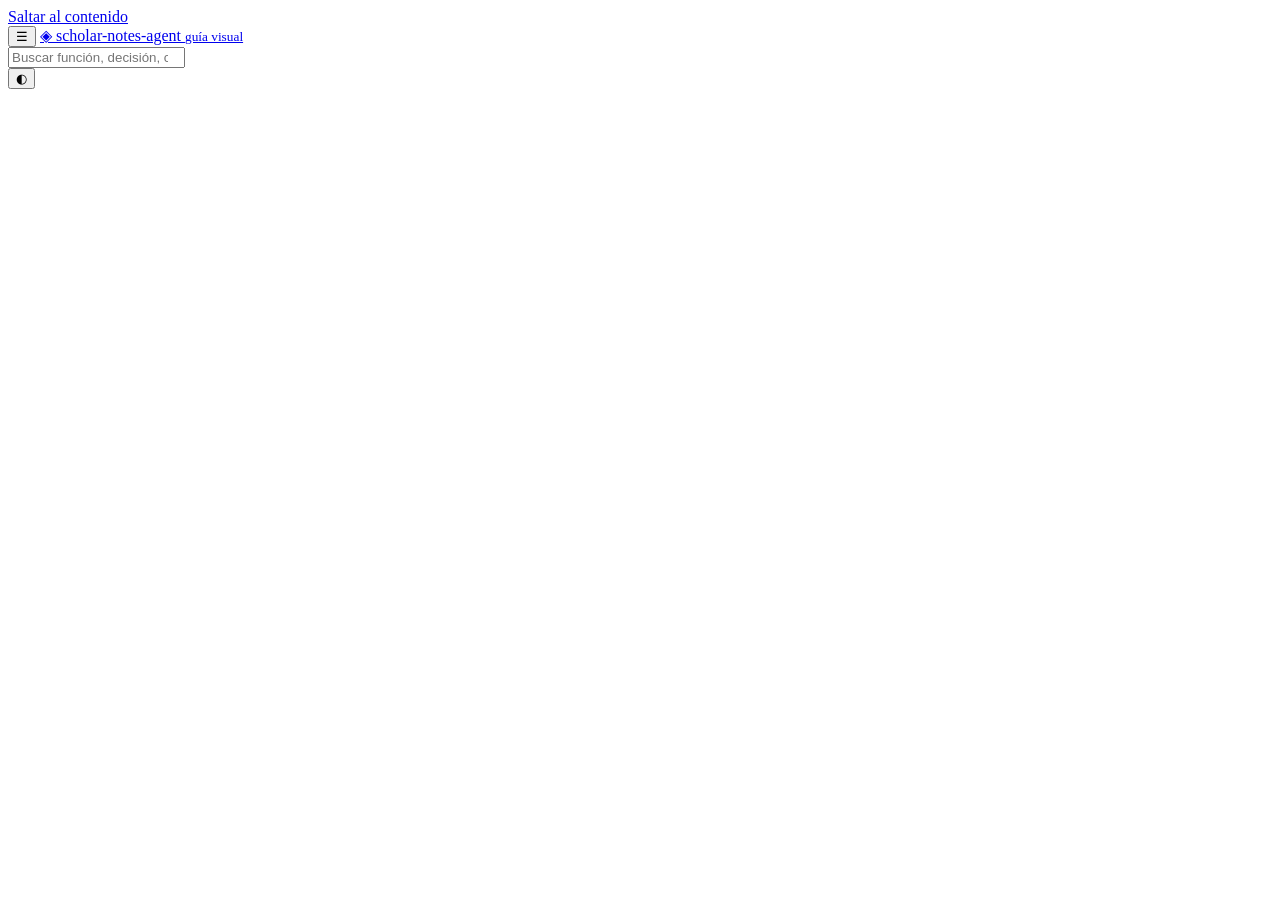
<file: docs/guide_src/index.html>
<!doctype html>
<html lang="es">
<head>
<meta charset="utf-8">
<meta name="viewport" content="width=device-width, initial-scale=1">
<title>Guía visual de scholar-notes-agent</title>
<style>
/*__STYLE__*/
</style>
</head>
<body>
<a class="skip" href="#main">Saltar al contenido</a>
<header class="top">
  <button id="menuBtn" class="icon-btn" aria-label="Abrir menú">☰</button>
  <a class="brand" href="#/inicio"><span class="logo">◈</span> scholar-notes-agent <small>guía visual</small></a>
  <div class="search">
    <input id="gsearch" type="search" placeholder="Buscar función, decisión, concepto…  ( / )" autocomplete="off" aria-label="Buscar en la guía">
    <div id="gresults" class="gresults" hidden></div>
  </div>
  <button id="themeBtn" class="icon-btn" aria-label="Cambiar tema">◐</button>
</header>
<div class="layout">
  <nav id="nav" class="side" aria-label="Secciones"></nav>
  <main id="main" tabindex="-1"></main>
</div>
<script>
/*__DATA__*/
</script>
<script>
/*__APP__*/
</script>
</body>
</html>
</file>
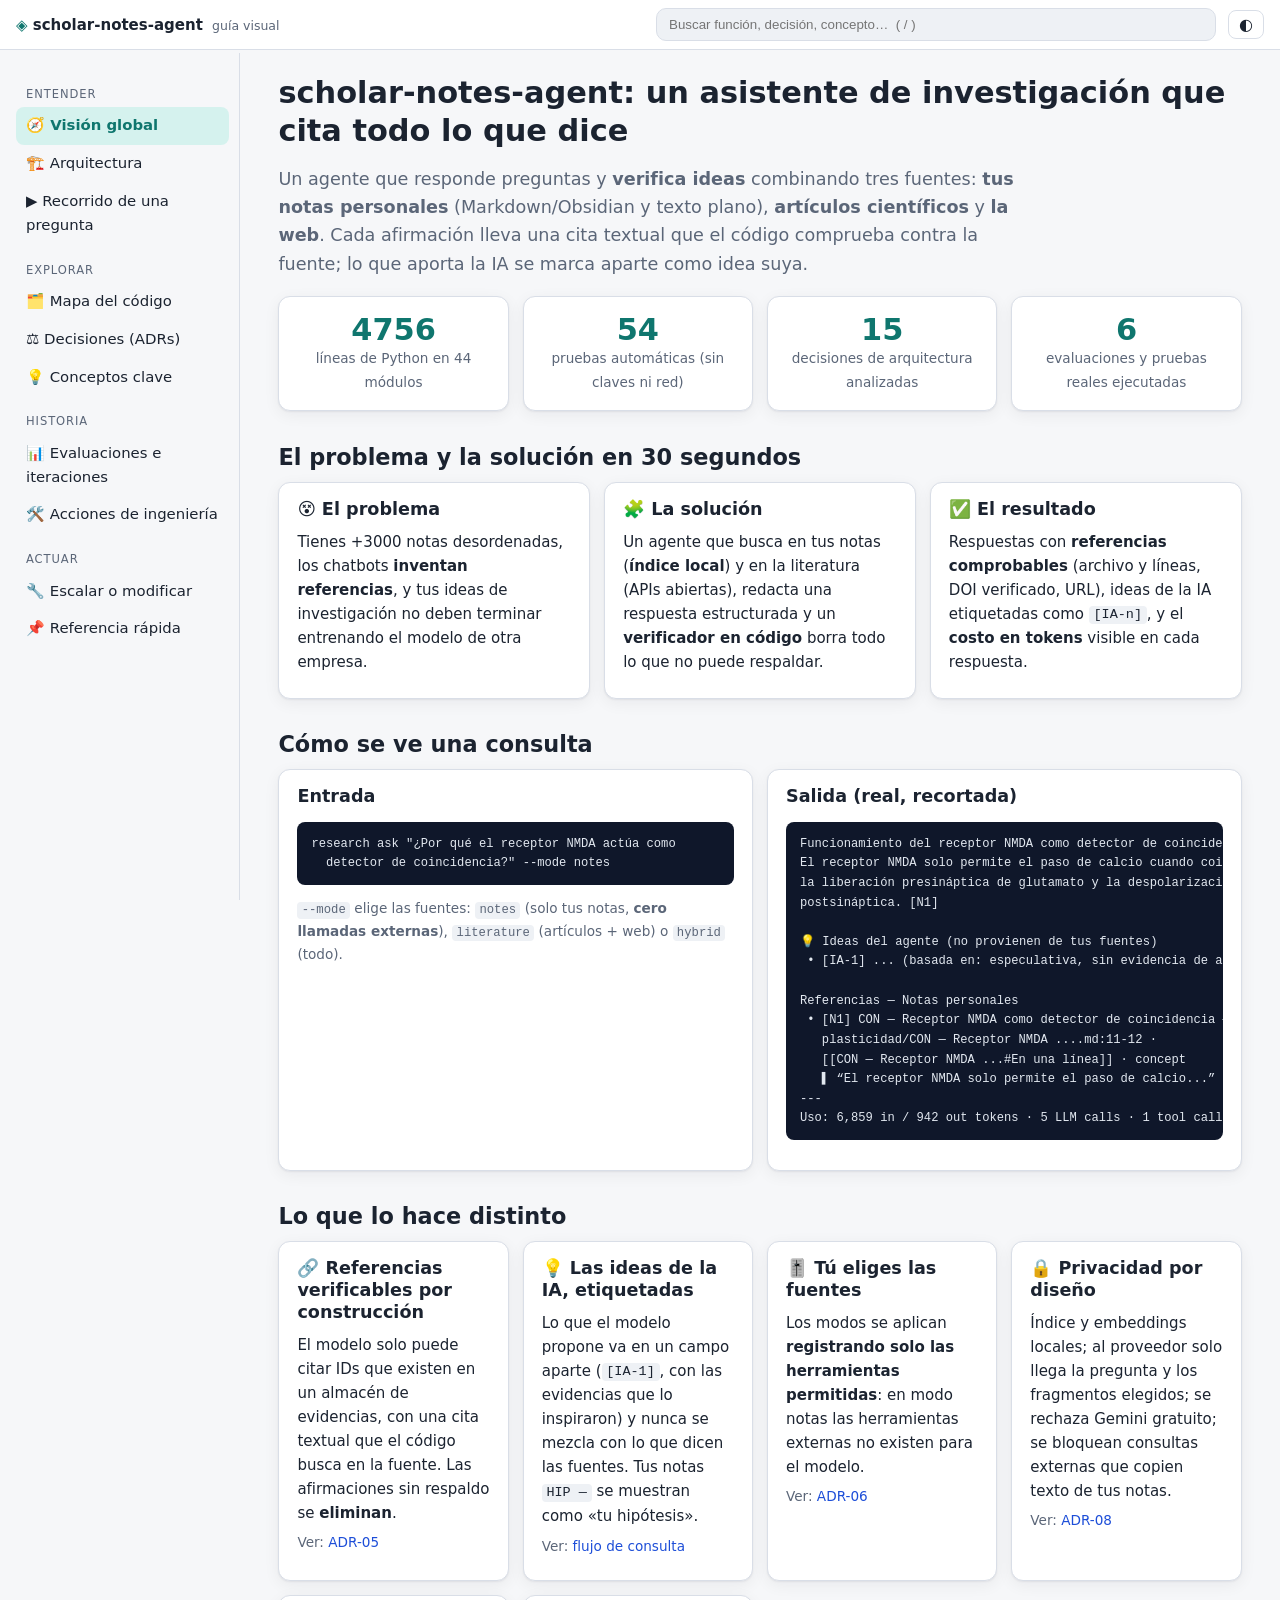
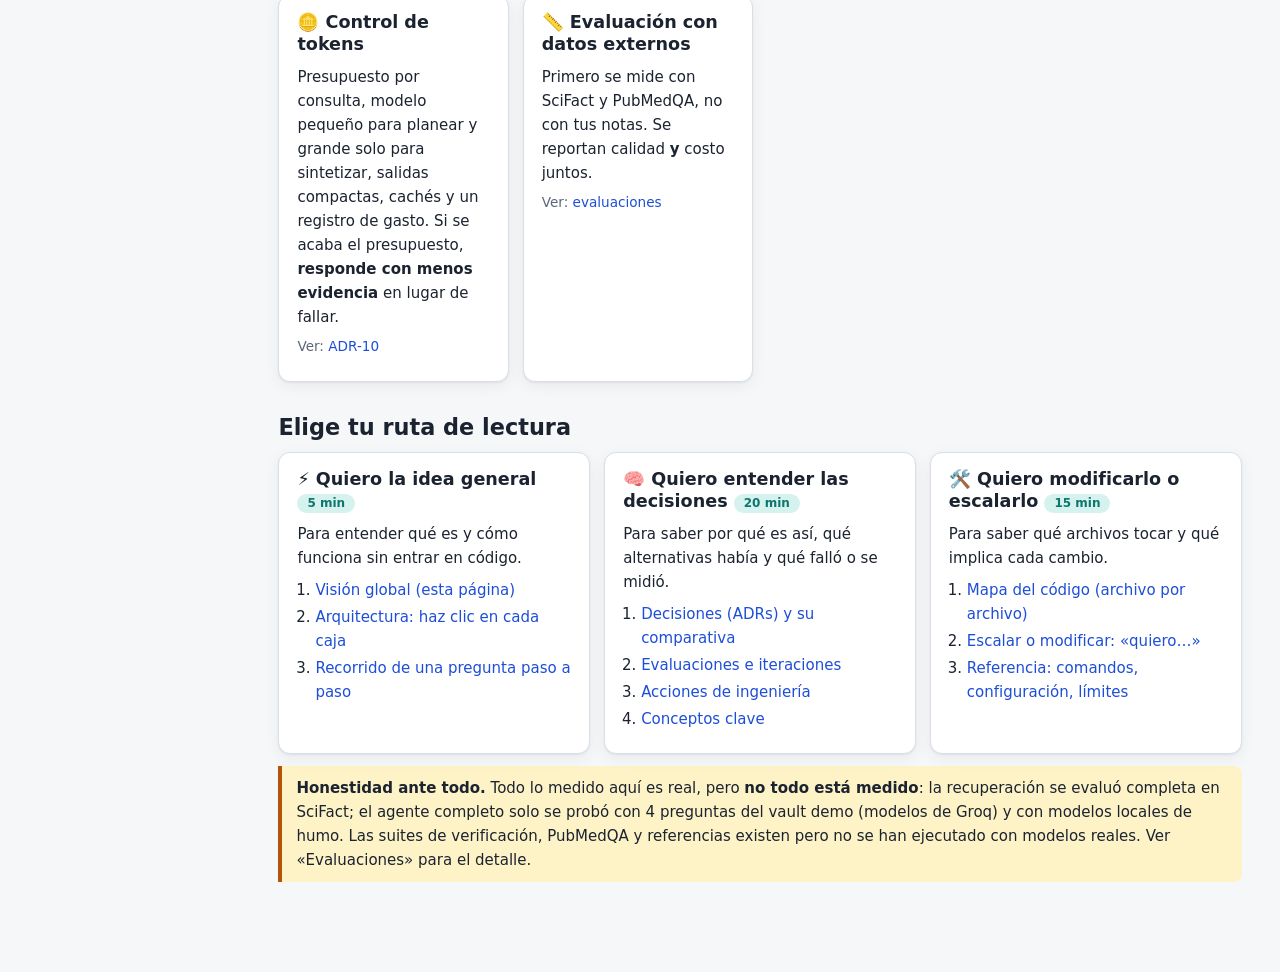
<file: docs/guide.html>
<!doctype html>
<html lang="es">
<head>
<meta charset="utf-8">
<meta name="viewport" content="width=device-width, initial-scale=1">
<title>Guía visual de scholar-notes-agent</title>
<style>
:root {
  --bg: #f6f7f9; --panel: #ffffff; --panel2: #eef1f5; --text: #1b2330; --muted: #5b6678; --line: #d9dee7;
  --accent: #0f766e; --accent2: #1d4ed8; --accent-soft: #d5f2ee; --good: #15803d; --good-soft: #dcfce7;
  --bad: #b91c1c; --bad-soft: #fee2e2; --warn: #b45309; --warn-soft: #fef3c7; --info-soft: #dbeafe;
  --code: #0b1220; --shadow: 0 1px 2px rgba(16,24,40,.06), 0 4px 16px rgba(16,24,40,.06);
  --llm: #7c3aed; --llm-soft: #ede9fe; --store: #b45309; --store-soft: #fef3c7; --guard: #b91c1c; --guard-soft: #fee2e2;
  --codebox: #0f172a; --codetext: #e2e8f0;
}
:root[data-theme="dark"] {
  --bg: #0d1117; --panel: #151b24; --panel2: #1c2430; --text: #e6edf3; --muted: #9aa7b8; --line: #2a3441;
  --accent: #2dd4bf; --accent2: #7aa2ff; --accent-soft: #123a37; --good: #4ade80; --good-soft: #12301c;
  --bad: #f87171; --bad-soft: #3a1717; --warn: #fbbf24; --warn-soft: #3a2c0c; --info-soft: #14284a;
  --llm: #c4b5fd; --llm-soft: #271f45; --store: #fbbf24; --store-soft: #3a2c0c; --guard: #f87171; --guard-soft: #3a1717;
  --shadow: 0 1px 2px rgba(0,0,0,.4), 0 4px 16px rgba(0,0,0,.3);
}
@media (prefers-color-scheme: dark) {
  :root:not([data-theme="light"]) {
    --bg: #0d1117; --panel: #151b24; --panel2: #1c2430; --text: #e6edf3; --muted: #9aa7b8; --line: #2a3441;
    --accent: #2dd4bf; --accent2: #7aa2ff; --accent-soft: #123a37; --good: #4ade80; --good-soft: #12301c;
    --bad: #f87171; --bad-soft: #3a1717; --warn: #fbbf24; --warn-soft: #3a2c0c; --info-soft: #14284a;
    --llm: #c4b5fd; --llm-soft: #271f45; --store: #fbbf24; --store-soft: #3a2c0c; --guard: #f87171; --guard-soft: #3a1717;
    --shadow: 0 1px 2px rgba(0,0,0,.4), 0 4px 16px rgba(0,0,0,.3);
  }
}
* { box-sizing: border-box; }
html { scroll-behavior: smooth; }
body { margin: 0; background: var(--bg); color: var(--text); font: 15px/1.6 system-ui, -apple-system, "Segoe UI", Roboto, sans-serif; }
a { color: var(--accent2); text-decoration: none; } a:hover { text-decoration: underline; }
code, pre, .mono { font-family: ui-monospace, "Cascadia Code", Consolas, monospace; font-size: .9em; }
code { background: var(--panel2); padding: .1em .35em; border-radius: 4px; }
pre { background: var(--codebox); color: var(--codetext); padding: 12px 14px; border-radius: 8px; overflow: auto; line-height: 1.45; }
pre code { background: none; padding: 0; color: inherit; }
h1, h2, h3, h4 { line-height: 1.25; margin: 1.4em 0 .5em; }
h1 { font-size: 1.9rem; margin-top: 0; } h2 { font-size: 1.4rem; } h3 { font-size: 1.1rem; } h4 { font-size: .95rem; color: var(--muted); text-transform: uppercase; letter-spacing: .04em; }
p { margin: .5em 0; } ul, ol { padding-left: 1.2em; margin: .4em 0; } li { margin: .2em 0; }
.skip { position: absolute; left: -999px; } .skip:focus { left: 8px; top: 8px; background: var(--panel); padding: 6px 10px; z-index: 100; }
.top { position: sticky; top: 0; z-index: 30; display: flex; align-items: center; gap: 12px; padding: 8px 16px; background: color-mix(in srgb, var(--panel) 92%, transparent); backdrop-filter: blur(8px); border-bottom: 1px solid var(--line); }
.brand { font-weight: 700; color: var(--text); white-space: nowrap; } .brand small { color: var(--muted); font-weight: 400; margin-left: 4px; }
.logo { color: var(--accent); }
.icon-btn { border: 1px solid var(--line); background: var(--panel); color: var(--text); border-radius: 8px; padding: 4px 10px; cursor: pointer; font-size: 1rem; }
#menuBtn { display: none; }
.search { flex: 1; max-width: 560px; margin-left: auto; position: relative; }
.search input { width: 100%; padding: 8px 12px; border-radius: 10px; border: 1px solid var(--line); background: var(--panel2); color: var(--text); }
.gresults { position: absolute; left: 0; right: 0; top: 110%; background: var(--panel); border: 1px solid var(--line); border-radius: 10px; box-shadow: var(--shadow); max-height: 70vh; overflow: auto; z-index: 40; }
.gresults a { display: block; padding: 8px 12px; color: var(--text); border-bottom: 1px solid var(--line); }
.gresults a:hover, .gresults a.sel { background: var(--panel2); text-decoration: none; }
.gresults small { color: var(--muted); display: block; }
.layout { display: grid; grid-template-columns: 240px minmax(0, 1fr); max-width: 1380px; margin: 0 auto; }
.side { position: sticky; top: 53px; align-self: start; height: calc(100vh - 53px); overflow: auto; padding: 16px 10px 40px 16px; border-right: 1px solid var(--line); }
.side a { display: flex; gap: 8px; padding: 7px 10px; border-radius: 8px; color: var(--text); font-size: .93rem; }
.side a:hover { background: var(--panel2); text-decoration: none; } .side a.on { background: var(--accent-soft); color: var(--accent); font-weight: 600; }
.side .grp { font-size: .72rem; text-transform: uppercase; letter-spacing: .08em; color: var(--muted); margin: 16px 10px 4px; }
main { padding: 24px clamp(16px, 3vw, 40px) 80px; min-width: 0; outline: none; }
.lead { font-size: 1.1rem; color: var(--muted); max-width: 760px; }
.card { background: var(--panel); border: 1px solid var(--line); border-radius: 12px; padding: 16px 18px; box-shadow: var(--shadow); }
.grid { display: grid; gap: 14px; } .g2 { grid-template-columns: repeat(auto-fit, minmax(280px, 1fr)); } .g3 { grid-template-columns: repeat(auto-fit, minmax(230px, 1fr)); } .g4 { grid-template-columns: repeat(auto-fit, minmax(170px, 1fr)); }
.card h3 { margin-top: 0; }
.pill { display: inline-block; padding: 1px 9px; border-radius: 99px; font-size: .75rem; font-weight: 600; background: var(--panel2); color: var(--muted); border: 1px solid var(--line); white-space: nowrap; }
.pill.good { background: var(--good-soft); color: var(--good); border-color: transparent; } .pill.bad { background: var(--bad-soft); color: var(--bad); border-color: transparent; }
.pill.warn { background: var(--warn-soft); color: var(--warn); border-color: transparent; } .pill.llm { background: var(--llm-soft); color: var(--llm); border-color: transparent; }
.pill.info { background: var(--info-soft); color: var(--accent2); border-color: transparent; } .pill.acc { background: var(--accent-soft); color: var(--accent); border-color: transparent; }
.stat { text-align: center; } .stat b { display: block; font-size: 1.9rem; color: var(--accent); line-height: 1.1; } .stat span { color: var(--muted); font-size: .85rem; }
.callout { border-left: 4px solid var(--accent); background: var(--accent-soft); padding: 10px 14px; border-radius: 0 8px 8px 0; margin: 12px 0; }
.callout.warn { border-color: var(--warn); background: var(--warn-soft); } .callout.bad { border-color: var(--bad); background: var(--bad-soft); } .callout.good { border-color: var(--good); background: var(--good-soft); }
.tabs { display: flex; gap: 6px; flex-wrap: wrap; margin: 12px 0; }
.tab, .chip { border: 1px solid var(--line); background: var(--panel); color: var(--text); padding: 6px 14px; border-radius: 99px; cursor: pointer; font-size: .9rem; }
.tab.on, .chip.on { background: var(--accent); color: #fff; border-color: var(--accent); }
:root[data-theme="dark"] .tab.on, :root[data-theme="dark"] .chip.on { color: #04211e; }
.btn { border: 1px solid var(--accent); background: var(--accent); color: #fff; padding: 8px 16px; border-radius: 10px; cursor: pointer; font-weight: 600; }
.btn.ghost { background: transparent; color: var(--accent); } .btn:disabled { opacity: .4; cursor: default; }
table { border-collapse: collapse; width: 100%; font-size: .9rem; } th, td { text-align: left; vertical-align: top; padding: 8px 10px; border-bottom: 1px solid var(--line); }
th { background: var(--panel2); font-weight: 600; position: sticky; top: 0; } .tablewrap { overflow-x: auto; border: 1px solid var(--line); border-radius: 10px; background: var(--panel); }
details.adr { background: var(--panel); border: 1px solid var(--line); border-radius: 12px; margin: 10px 0; box-shadow: var(--shadow); }
details.adr > summary { cursor: pointer; padding: 14px 18px; list-style: none; display: flex; gap: 12px; align-items: baseline; flex-wrap: wrap; }
details.adr > summary::-webkit-details-marker { display: none; } details.adr > summary::before { content: "▸"; color: var(--accent); } details.adr[open] > summary::before { content: "▾"; }
details.adr .body { padding: 0 18px 18px; border-top: 1px solid var(--line); }
.adr .num { font-weight: 700; color: var(--accent); } .adr .ttl { font-weight: 600; font-size: 1.02rem; } .adr .one { color: var(--muted); flex-basis: 100%; margin-left: 24px; font-size: .9rem; }
.proscons { display: grid; grid-template-columns: repeat(auto-fit, minmax(260px, 1fr)); gap: 12px; }
.pros, .cons { border-radius: 10px; padding: 10px 14px; } .pros { background: var(--good-soft); } .cons { background: var(--bad-soft); }
.pros h4 { color: var(--good); margin-top: 0; } .cons h4 { color: var(--bad); margin-top: 0; }
.flow { width: 100%; height: auto; background: var(--panel); border: 1px solid var(--line); border-radius: 12px; }
.flow .node rect, .flow .node path.shape { fill: var(--panel2); stroke: var(--line); stroke-width: 1.5; transition: all .15s; }
.flow .node { cursor: pointer; } .flow .node:hover rect, .flow .node.on rect, .flow .node:hover path.shape, .flow .node.on path.shape { stroke: var(--accent); stroke-width: 2.5; }
.flow .node.llm rect { fill: var(--llm-soft); } .flow .node.store rect, .flow .node.store path.shape { fill: var(--store-soft); } .flow .node.guard rect { fill: var(--guard-soft); stroke-dasharray: 5 3; } .flow .node.io rect { fill: var(--accent-soft); }
.flow text { fill: var(--text); font: 600 13px system-ui, sans-serif; pointer-events: none; } .flow text.sub { font-weight: 400; font-size: 11px; fill: var(--muted); }
.flow .edge { fill: none; stroke: var(--muted); stroke-width: 1.8; marker-end: url(#arr); } .flow .edge.dash { stroke-dasharray: 5 4; } .flow .elabel { font: 11px system-ui; fill: var(--muted); font-weight: 400; paint-order: stroke; stroke: var(--panel); stroke-width: 4px; stroke-linejoin: round; }
.legend { display: flex; gap: 14px; flex-wrap: wrap; font-size: .82rem; color: var(--muted); margin: 8px 0; } .legend i { display: inline-block; width: 12px; height: 12px; border-radius: 3px; margin-right: 5px; vertical-align: -1px; border: 1px solid var(--line); }
.kv { display: grid; grid-template-columns: 130px 1fr; gap: 6px 14px; } .kv dt { color: var(--muted); font-weight: 600; font-size: .85rem; } .kv dd { margin: 0; }
.codewrap { display: grid; grid-template-columns: 290px minmax(0, 1fr); gap: 16px; align-items: start; }
.tree { background: var(--panel); border: 1px solid var(--line); border-radius: 12px; padding: 8px; max-height: 76vh; overflow: auto; position: sticky; top: 66px; }
.tree .dir { font-weight: 600; padding: 4px 6px; color: var(--muted); font-size: .85rem; cursor: pointer; } .tree .file { display: block; padding: 3px 8px 3px 18px; border-radius: 6px; color: var(--text); font-size: .85rem; word-break: break-all; }
.tree .file:hover { background: var(--panel2); text-decoration: none; } .tree .file.on { background: var(--accent-soft); color: var(--accent); font-weight: 600; } .tree .file small { color: var(--muted); margin-left: 4px; }
.fn { border-top: 1px solid var(--line); padding: 8px 0; } .fn:first-child { border-top: 0; } .fn .sig { font-family: ui-monospace, Consolas, monospace; font-size: .85rem; word-break: break-word; }
.fn .sig b { color: var(--accent); } .fn p { margin: 2px 0 0; color: var(--muted); } .fn.priv .sig { opacity: .6; }
.layerbar { display: inline-block; width: 10px; height: 10px; border-radius: 3px; margin-right: 6px; }
.bars .row { display: grid; grid-template-columns: 150px 1fr 60px; gap: 10px; align-items: center; margin: 5px 0; font-size: .88rem; }
.bars .bar { height: 18px; border-radius: 5px; background: var(--accent); transition: width .5s; } .bars .bar.b2 { background: var(--accent2); } .bars .bar.b3 { background: var(--llm); } .bars .bar.b4 { background: var(--warn); }
.timeline { position: relative; margin-left: 12px; border-left: 2px solid var(--line); padding-left: 20px; }
.tl { position: relative; margin: 0 0 18px; } .tl::before { content: ""; position: absolute; left: -27px; top: 6px; width: 12px; height: 12px; border-radius: 50%; background: var(--accent); border: 2px solid var(--bg); }
.tl.bug::before { background: var(--bad); } .tl.eval::before { background: var(--llm); } .tl.sec::before { background: var(--warn); } .tl h4 { margin: 0; text-transform: none; color: var(--text); font-size: 1rem; letter-spacing: 0; }
.stepper { display: grid; grid-template-columns: 260px minmax(0, 1fr); gap: 16px; align-items: start; }
.steps button { display: block; width: 100%; text-align: left; border: 1px solid var(--line); background: var(--panel); color: var(--text); padding: 8px 12px; border-radius: 10px; margin-bottom: 6px; cursor: pointer; font-size: .88rem; }
.steps button.on { border-color: var(--accent); background: var(--accent-soft); } .steps button.done { opacity: .75; } .steps button .n { color: var(--accent); font-weight: 700; margin-right: 6px; }
.meter { display: flex; gap: 14px; flex-wrap: wrap; } .meter div { background: var(--panel2); padding: 6px 12px; border-radius: 8px; font-size: .85rem; } .meter b { color: var(--accent); }
.chips { display: flex; flex-wrap: wrap; gap: 6px; } .ev { background: var(--accent-soft); color: var(--accent); border-radius: 8px; padding: 2px 9px; font-size: .8rem; font-weight: 600; }
.ev.p { background: var(--info-soft); color: var(--accent2); } .ev.new { outline: 2px solid var(--accent); }
.filters { display: flex; gap: 6px; flex-wrap: wrap; margin: 10px 0; align-items: center; } .filters input { padding: 7px 12px; border-radius: 10px; border: 1px solid var(--line); background: var(--panel); color: var(--text); min-width: 240px; }
.small { font-size: .85rem; color: var(--muted); } .hide { display: none !important; }
@media (max-width: 960px) {
  .layout { grid-template-columns: 1fr; } #menuBtn { display: inline-block; }
  .side { position: fixed; z-index: 35; top: 53px; left: 0; width: 270px; background: var(--panel); transform: translateX(-100%); transition: transform .2s; box-shadow: var(--shadow); } .side.open { transform: none; }
  .codewrap, .stepper { grid-template-columns: 1fr; } .tree { position: static; max-height: 40vh; } .brand small { display: none; } .kv { grid-template-columns: 1fr; }
}
@media print { .top, .side { display: none; } .layout { display: block; } details.adr { break-inside: avoid; } }

</style>
</head>
<body>
<a class="skip" href="#main">Saltar al contenido</a>
<header class="top">
  <button id="menuBtn" class="icon-btn" aria-label="Abrir menú">☰</button>
  <a class="brand" href="#/inicio"><span class="logo">◈</span> scholar-notes-agent <small>guía visual</small></a>
  <div class="search">
    <input id="gsearch" type="search" placeholder="Buscar función, decisión, concepto…  ( / )" autocomplete="off" aria-label="Buscar en la guía">
    <div id="gresults" class="gresults" hidden></div>
  </div>
  <button id="themeBtn" class="icon-btn" aria-label="Cambiar tema">◐</button>
</header>
<div class="layout">
  <nav id="nav" class="side" aria-label="Secciones"></nav>
  <main id="main" tabindex="-1"></main>
</div>
<script>
const CODEMAP = {"__init__.py": {"lines": 1, "doc": "", "classes": [], "functions": [], "imports": [], "usedBy": []}, "agent/__init__.py": {"lines": 0, "doc": "", "classes": [], "functions": [], "imports": [], "usedBy": []}, "agent/context.py": {"lines": 43, "doc": "Per-query runtime context shared by the tools and graph nodes.", "classes": [{"name": "RunContext", "doc": "", "line": 22, "bases": [], "methods": [{"name": "source_root", "sig": "(self, source: str) -> Path | None", "doc": "", "line": 39}], "fields": ["settings", "mode", "question", "tracker", "guard", "evidence", "outbound", "http", "literature", "web", "services", "retriever", "groups", "external_calls", "forced_intent"], "private": false}], "functions": [], "imports": ["budget/guard.py", "budget/tracking.py", "cache/http_cache.py", "citations/evidence.py", "config.py", "privacy/outbound_guard.py", "retrieval/hybrid.py", "services.py", "tools/literature/search.py", "tools/web.py"], "usedBy": ["agent/graph.py", "agent/runner.py", "tools/registry.py"]}, "agent/graph.py": {"lines": 187, "doc": "The LangGraph state machine: plan -> seed -> research loop -> synthesize -> verify -> render.", "classes": [{"name": "AgentState", "doc": "", "line": 37, "bases": ["TypedDict"], "methods": [], "fields": ["messages", "plan", "synthesis", "report", "needs_repair", "repair_attempts", "answer", "removed_claims", "final_synthesis", "usage"], "private": false}], "functions": [{"name": "_prompt", "sig": "(name: str) -> str", "doc": "", "line": 33, "private": true}, {"name": "build_graph", "sig": "(ctx: RunContext, hub: ModelHub, progress: Callable[[str], None] | None=None)", "doc": "", "line": 50, "private": false}], "imports": ["agent/context.py", "agent/schemas.py", "citations/formatter.py", "citations/validator.py", "llm/factory.py", "text.py", "tools/registry.py"], "usedBy": ["agent/runner.py"]}, "agent/runner.py": {"lines": 136, "doc": "Public entry point: ResearchAgent.ask(question, mode) -> AgentResult.", "classes": [{"name": "IndexMissingError", "doc": "", "line": 30, "bases": ["RuntimeError"], "methods": [], "fields": [], "private": false}, {"name": "AgentResult", "doc": "", "line": 35, "bases": [], "methods": [{"name": "to_vault_note", "sig": "(self) -> str", "doc": "Obsidian-compatible SIN note so answers can flow back into the user's vault.", "line": 50}], "fields": ["question", "mode", "plan", "markdown", "synthesis", "evidence", "cited_ids", "report", "usage", "query_id", "external_calls", "removed_claims", "extra"], "private": false}, {"name": "ResearchAgent", "doc": "", "line": 61, "bases": [], "methods": [{"name": "close", "sig": "(self) -> None", "doc": "Release the vector store and SQLite handles (call once when done).", "line": 79}, {"name": "_get_services", "sig": "(self) -> Services", "doc": "", "line": 85}, {"name": "ask", "sig": "(self, question: str, mode: Mode='hybrid', max_cost_usd: float | None=None, progress: Callable[[str], None] | None=None, intent: str | None=None) -> AgentResult", "doc": "", "line": 90}], "fields": [], "private": false}], "functions": [], "imports": ["agent/context.py", "agent/graph.py", "agent/schemas.py", "budget/guard.py", "budget/tracking.py", "cache/http_cache.py", "citations/evidence.py", "citations/formatter.py", "citations/validator.py", "config.py", "llm/factory.py", "privacy/outbound_guard.py", "retrieval/hybrid.py", "services.py", "tools/literature/search.py", "tools/web.py"], "usedBy": ["cli.py", "evaluation/agentic.py"]}, "agent/schemas.py": {"lines": 63, "doc": "Structured outputs exchanged between graph nodes (validated with Pydantic).", "classes": [{"name": "Plan", "doc": "Output of the planning step (router model).", "line": 13, "bases": ["BaseModel"], "methods": [], "fields": ["intent", "language", "sub_questions", "notes_queries", "literature_queries"], "private": false}, {"name": "Citation", "doc": "", "line": 30, "bases": ["BaseModel"], "methods": [], "fields": ["id", "quote"], "private": false}, {"name": "Claim", "doc": "", "line": 37, "bases": ["BaseModel"], "methods": [], "fields": ["text", "citations"], "private": false}, {"name": "Section", "doc": "", "line": 42, "bases": ["BaseModel"], "methods": [], "fields": ["title", "claims"], "private": false}, {"name": "AIIdea", "doc": "", "line": 47, "bases": ["BaseModel"], "methods": [], "fields": ["idea", "rationale", "based_on"], "private": false}, {"name": "Synthesis", "doc": "", "line": 55, "bases": ["BaseModel"], "methods": [], "fields": ["sections", "ai_ideas", "verdict", "gaps"], "private": false}], "functions": [], "imports": [], "usedBy": ["agent/graph.py", "agent/runner.py", "citations/formatter.py", "citations/validator.py"]}, "budget/__init__.py": {"lines": 0, "doc": "", "classes": [], "functions": [], "imports": [], "usedBy": []}, "budget/guard.py": {"lines": 39, "doc": "Per-query budget enforcement. Degrades gracefully: stop researching, still answer.", "classes": [{"name": "BudgetGuard", "doc": "", "line": 12, "bases": [], "methods": [{"name": "next_iteration", "sig": "(self) -> int", "doc": "", "line": 18}, {"name": "exhausted", "sig": "(self) -> str | None", "doc": "Return why research must stop, or None. Synthesis is always allowed to run.", "line": 22}, {"name": "check_and_mark", "sig": "(self) -> bool", "doc": "True if research may continue; records the stop reason otherwise.", "line": 34}], "fields": ["spec", "tracker", "iterations", "reason"], "private": false}], "functions": [], "imports": ["budget/tracking.py", "config.py"], "usedBy": ["agent/context.py", "agent/runner.py"]}, "budget/tracking.py": {"lines": 147, "doc": "Token accounting: pricing, per-query tracker (LangChain callback) and persistent ledger.", "classes": [{"name": "Usage", "doc": "", "line": 27, "bases": [], "methods": [], "fields": ["role", "model", "input_tokens", "output_tokens", "cost_usd"], "private": false}, {"name": "QueryTracker", "doc": "Accumulates usage for one agent run. Thread-safe (tools may run in parallel).", "line": 36, "bases": [], "methods": [{"name": "add", "sig": "(self, role: str, model: str, input_tokens: int, output_tokens: int) -> Usage", "doc": "", "line": 46}, {"name": "count_tool_call", "sig": "(self) -> int", "doc": "", "line": 54}, {"name": "input_tokens", "sig": "(self) -> int", "doc": "", "line": 60}, {"name": "output_tokens", "sig": "(self) -> int", "doc": "", "line": 64}, {"name": "cost", "sig": "(self) -> float", "doc": "", "line": 68}, {"name": "by_role", "sig": "(self) -> dict[str, dict[str, Any]]", "doc": "", "line": 71}], "fields": ["settings", "query_id", "records", "llm_calls", "tool_calls", "_lock"], "private": false}, {"name": "UsageCallback", "doc": "Reads usage_metadata from every chat completion and reports it to the tracker.", "line": 82, "bases": ["BaseCallbackHandler"], "methods": [{"name": "on_chat_model_start", "sig": "(self, serialized, messages, *, run_id, metadata=None, **kwargs)", "doc": "", "line": 89}, {"name": "on_llm_start", "sig": "(self, serialized, prompts, *, run_id, metadata=None, **kwargs)", "doc": "", "line": 92}, {"name": "on_llm_end", "sig": "(self, response: LLMResult, *, run_id, **kwargs)", "doc": "", "line": 95}], "fields": [], "private": false}, {"name": "Ledger", "doc": "Persistent usage log (SQLite) so spend can be audited across sessions.", "line": 111, "bases": [], "methods": [{"name": "record", "sig": "(self, tracker: QueryTracker, question: str) -> None", "doc": "", "line": 122}, {"name": "summary", "sig": "(self, days: float=30.0) -> list[dict]", "doc": "", "line": 131}, {"name": "queries", "sig": "(self, days: float=30.0) -> int", "doc": "", "line": 143}], "fields": [], "private": false}], "functions": [{"name": "cost_usd", "sig": "(settings: Settings, model: str, input_tokens: int, output_tokens: int) -> float", "doc": "", "line": 19, "private": false}], "imports": ["config.py"], "usedBy": ["agent/context.py", "agent/runner.py", "budget/guard.py", "cli.py", "evaluation/agentic.py", "evaluation/retrieval.py", "llm/factory.py"]}, "cache/__init__.py": {"lines": 0, "doc": "", "classes": [], "functions": [], "imports": [], "usedBy": []}, "cache/http_cache.py": {"lines": 160, "doc": "Polite HTTP client: SQLite response cache, per-host rate limiting, retries, SSRF guard.", "classes": [{"name": "TransientHTTPError", "doc": "Retryable failure (429 / 5xx / network).", "line": 31, "bases": ["Exception"], "methods": [], "fields": [], "private": false}, {"name": "UnsafeURLError", "doc": "The URL points somewhere an agent must never fetch (localhost, private network, file://).", "line": 35, "bases": ["ValueError"], "methods": [], "fields": [], "private": false}, {"name": "HttpClient", "doc": "", "line": 53, "bases": [], "methods": [{"name": "_key", "sig": "(url: str, params: dict | None) -> str", "doc": "", "line": 71}, {"name": "_cache_get", "sig": "(self, key: str) -> str | None", "doc": "", "line": 75}, {"name": "_cache_put", "sig": "(self, key: str, body: str) -> None", "doc": "", "line": 84}, {"name": "_throttle", "sig": "(self, host: str) -> None", "doc": "", "line": 94}, {"name": "_fetch", "sig": "(self, url: str, params: dict | None, headers: dict | None) -> str", "doc": "", "line": 110}, {"name": "get_text", "sig": "(self, url: str, params: dict | None=None, headers: dict | None=None, use_cache: bool=True) -> str", "doc": "", "line": 121}, {"name": "get_json", "sig": "(self, url: str, params: dict | None=None, headers: dict | None=None) -> dict", "doc": "", "line": 132}, {"name": "get_public_page", "sig": "(self, url: str, max_bytes: int=2000000, max_redirects: int=5) -> str", "doc": "Fetch an arbitrary page chosen by the model (never cached).", "line": 135}], "fields": [], "private": false}], "functions": [{"name": "assert_public_url", "sig": "(url: str) -> None", "doc": "", "line": 39, "private": false}, {"name": "contact_email", "sig": "() -> str | None", "doc": "", "line": 159, "private": false}], "imports": [], "usedBy": ["agent/context.py", "agent/runner.py", "citations/doi.py", "citations/validator.py", "tools/literature/providers.py", "tools/literature/search.py", "tools/registry.py", "tools/web.py"]}, "cache/llm_cache.py": {"lines": 53, "doc": "SQLite LLM response cache so re-running an evaluation costs nothing.", "classes": [{"name": "SQLiteLLMCache", "doc": "", "line": 20, "bases": ["BaseCache"], "methods": [{"name": "_key", "sig": "(prompt: str, llm_string: str) -> str", "doc": "", "line": 30}, {"name": "lookup", "sig": "(self, prompt: str, llm_string: str) -> Sequence[Generation] | None", "doc": "", "line": 33}, {"name": "update", "sig": "(self, prompt: str, llm_string: str, return_val: Sequence[Generation]) -> None", "doc": "", "line": 42}, {"name": "clear", "sig": "(self, **kwargs: Any) -> None", "doc": "", "line": 50}], "fields": [], "private": false}], "functions": [], "imports": [], "usedBy": ["evaluation/common.py"]}, "citations/__init__.py": {"lines": 0, "doc": "", "classes": [], "functions": [], "imports": [], "usedBy": []}, "citations/doi.py": {"lines": 64, "doc": "DOI verification against Crossref (then DataCite for preprints/datasets).", "classes": [{"name": "DoiCheck", "doc": "", "line": 17, "bases": [], "methods": [{"name": "ok", "sig": "(self) -> bool", "doc": "", "line": 23}], "fields": ["status", "registry", "registered_title"], "private": false}], "functions": [{"name": "titles_match", "sig": "(a: str, b: str) -> bool", "doc": "", "line": 27, "private": false}, {"name": "_lookup", "sig": "(http: HttpClient, url: str, params: dict | None=None) -> dict | None", "doc": "", "line": 35, "private": true}, {"name": "verify_doi", "sig": "(http: HttpClient, doi: str, expected_title: str) -> DoiCheck", "doc": "Confirm that the DOI resolves in a registry and that its title matches the cited paper.", "line": 44, "private": false}], "imports": ["cache/http_cache.py", "text.py"], "usedBy": ["citations/evidence.py", "citations/validator.py"]}, "citations/evidence.py": {"lines": 166, "doc": "EvidenceStore: every piece of text the model may cite gets a stable ID.", "classes": [{"name": "Evidence", "doc": "", "line": 25, "bases": [], "methods": [{"name": "header", "sig": "(self) -> str", "doc": "", "line": 35}], "fields": ["id", "kind", "title", "text", "meta", "rank", "deep_read", "doi_check"], "private": false}, {"name": "EvidenceStore", "doc": "", "line": 48, "bases": [], "methods": [{"name": "_new_id", "sig": "(self, kind: Kind) -> str", "doc": "", "line": 56}, {"name": "_put", "sig": "(self, kind: Kind, key: str, make: Evidence, deep: bool=False) -> Evidence", "doc": "", "line": 60}, {"name": "add_note", "sig": "(self, hit: NoteHit, rank: int=0, deep: bool=False) -> Evidence", "doc": "", "line": 72}, {"name": "add_paper", "sig": "(self, paper: Paper, rank: int=0, deep: bool=False) -> Evidence", "doc": "", "line": 85}, {"name": "add_web", "sig": "(self, url: str, title: str, text: str, rank: int=0, deep: bool=False) -> Evidence", "doc": "", "line": 101}, {"name": "get", "sig": "(self, evidence_id: str) -> Evidence | None", "doc": "", "line": 115}, {"name": "all", "sig": "(self) -> list[Evidence]", "doc": "", "line": 118}, {"name": "by_kind", "sig": "(self, kind: Kind) -> list[Evidence]", "doc": "", "line": 121}, {"name": "pack", "sig": "(self, each_tokens: int, total_tokens: int) -> list[Evidence]", "doc": "Choose which evidence the synthesizer sees, within a total token budget.", "line": 128}, {"name": "render_block", "sig": "(items: list[Evidence], each_tokens: int) -> str", "doc": "", "line": 162}], "fields": [], "private": false}], "functions": [], "imports": ["citations/doi.py", "retrieval/hybrid.py", "text.py", "tools/literature/models.py"], "usedBy": ["agent/context.py", "agent/runner.py", "citations/formatter.py", "citations/validator.py", "privacy/outbound_guard.py"]}, "citations/formatter.py": {"lines": 200, "doc": "Render the verified synthesis as Markdown with inline citations and a grouped bibliography.", "classes": [{"name": "UsageSummary", "doc": "", "line": 73, "bases": [], "methods": [], "fields": ["input_tokens", "output_tokens", "cost_usd", "llm_calls", "tool_calls", "by_role", "stopped_reason"], "private": false}], "functions": [{"name": "_surname_initials", "sig": "(name: str) -> str", "doc": "", "line": 83, "private": true}, {"name": "_authors", "sig": "(authors: list[str]) -> str", "doc": "", "line": 91, "private": true}, {"name": "_anchor", "sig": "(heading: str) -> str", "doc": "", "line": 98, "private": true}, {"name": "format_reference", "sig": "(ev: Evidence, quotes: list[str], lang: str) -> str", "doc": "", "line": 102, "private": false}, {"name": "render_answer", "sig": "(synthesis: Synthesis, store: EvidenceStore, lang: str, intent: str, synth_model: str, usage: UsageSummary, removed_claims: int=0) -> str", "doc": "", "line": 131, "private": false}], "imports": ["agent/schemas.py", "citations/evidence.py"], "usedBy": ["agent/graph.py", "agent/runner.py"]}, "citations/validator.py": {"lines": 118, "doc": "Deterministic verification of a Synthesis against the EvidenceStore (no LLM calls).", "classes": [{"name": "Issue", "doc": "", "line": 16, "bases": [], "methods": [], "fields": ["kind", "detail"], "private": false}, {"name": "VerificationReport", "doc": "", "line": 22, "bases": [], "methods": [{"name": "ok", "sig": "(self) -> bool", "doc": "", "line": 30}, {"name": "feedback", "sig": "(self) -> str", "doc": "", "line": 33}], "fields": ["issues", "removed_claims", "removed_citations", "claims_total", "claims_supported"], "private": false}], "functions": [{"name": "quote_in_text", "sig": "(quote: str, text: str) -> bool", "doc": "Normalised containment, tolerating small edits (ellipses, punctuation, a dropped word).", "line": 37, "private": false}, {"name": "_citation_ok", "sig": "(c: Citation, store: EvidenceStore, issues: list[Issue], where: str) -> bool", "doc": "", "line": 52, "private": true}, {"name": "verify", "sig": "(synthesis: Synthesis, store: EvidenceStore, intent: str) -> VerificationReport", "doc": "", "line": 63, "private": false}, {"name": "prune", "sig": "(synthesis: Synthesis, store: EvidenceStore, report: VerificationReport) -> Synthesis", "doc": "Drop whatever cannot be verified. The final answer never contains unsupported claims.", "line": 86, "private": false}, {"name": "verify_cited_dois", "sig": "(synthesis: Synthesis, store: EvidenceStore, http: HttpClient) -> None", "doc": "Attach a Crossref/DataCite check to every cited paper that has a DOI.", "line": 112, "private": false}], "imports": ["agent/schemas.py", "cache/http_cache.py", "citations/doi.py", "citations/evidence.py", "text.py"], "usedBy": ["agent/graph.py", "agent/runner.py"]}, "cli.py": {"lines": 197, "doc": "Command line interface: research ingest | ask | search | usage | doctor | eval.", "classes": [], "functions": [{"name": "_utf8", "sig": "() -> None", "doc": "", "line": 26, "private": true}, {"name": "_main", "sig": "() -> None", "doc": "", "line": 33, "private": true}, {"name": "ingest", "sig": "(path: Annotated[Path, typer.Argument(help='Folder with .md / .txt notes (e.g. an Obsidian vault)')], source: Annotated[str | None, typer.Option(help='Name for this collection (default: folder name)')]=None, rebuild: Annotated[bool, typer.Option(help='Drop the index and re-embed everything')]=False, config: ConfigOpt=None) -> None", "doc": "Index a folder of notes. Incremental: unchanged files are skipped.", "line": 38, "private": false}, {"name": "ask", "sig": "(question: Annotated[str, typer.Argument(help='Your question, or an idea you want checked')], mode: Annotated[Mode, typer.Option('--mode', '-m', help='notes | literature | hybrid')]='hybrid', budget: Annotated[float | None, typer.Option(help='Max USD for this query (overrides config)')]=None, save: Annotated[bool, typer.Option(help='Save the answer as an Obsidian SIN note')]=False, save_dir: Annotated[Path | None, typer.Option(help='Where to save (default: <index>/answers)')]=None, show_evidence: Annotated[bool, typer.Option(help='Also list everything collected, not only what was cited')]=False, intent: Annotated[str | None, typer.Option(help='Force: question | verify_idea | lookup (default: auto)')]=None, config: ConfigOpt=None) -> None", "doc": "Answer a question or check an idea, with every statement referenced.", "line": 71, "private": false}, {"name": "search", "sig": "(query: Annotated[str, typer.Argument()], k: Annotated[int, typer.Option('-k')]=8, method: Annotated[str, typer.Option(help='dense | sparse | hybrid')]='hybrid', rerank: Annotated[bool, typer.Option(help='Use the cross-encoder if configured')]=True, config: ConfigOpt=None) -> None", "doc": "Retrieval only (zero LLM tokens): see what the agent would find in your notes.", "line": 114, "private": false}, {"name": "usage", "sig": "(days: Annotated[float, typer.Option(help='Look-back window')]=30, config: ConfigOpt=None) -> None", "doc": "Token and cost report from the persistent ledger.", "line": 138, "private": false}, {"name": "doctor", "sig": "(config: ConfigOpt=None) -> None", "doc": "Diagnose messy notes: empty, duplicated, orphaned notes and broken wikilinks (no LLM).", "line": 157, "private": false}, {"name": "evaluate", "sig": "(suite: Annotated[str, typer.Argument(help='retrieval | retrieval-es | verification | pubmedqa | vault | references')], limit: Annotated[int | None, typer.Option(help='Use only N examples (cheap smoke runs)')]=None, judge: Annotated[bool, typer.Option(help='Add LLM-judge faithfulness/relevance scores (extra cost)')]=False, cache: Annotated[bool, typer.Option(help='Cache LLM responses so re-runs are free')]=True, offline: Annotated[bool, typer.Option(help='Skip items that need live literature/web APIs')]=False, config: ConfigOpt=None) -> None", "doc": "Run an evaluation suite and write a report to eval/reports/.", "line": 175, "private": false}], "imports": ["agent/runner.py", "budget/tracking.py", "config.py", "evaluation/runner.py", "ingestion/pipeline.py", "llm/factory.py", "retrieval/hybrid.py", "services.py"], "usedBy": []}, "config.py": {"lines": 167, "doc": "Typed configuration: YAML defaults + environment overrides + privacy validation.", "classes": [{"name": "PrivacyError", "doc": "Raised when a configuration could expose private data to model training.", "line": 22, "bases": ["RuntimeError"], "methods": [], "fields": [], "private": false}, {"name": "Paths", "doc": "", "line": 26, "bases": ["BaseModel"], "methods": [], "fields": ["notes_dirs", "index_dir", "cache_dir", "sqlite"], "private": false}, {"name": "LLMSpec", "doc": "", "line": 33, "bases": ["BaseModel"], "methods": [], "fields": ["provider", "model", "temperature", "num_ctx"], "private": false}, {"name": "EmbeddingSpec", "doc": "", "line": 40, "bases": ["BaseModel"], "methods": [], "fields": ["provider", "model", "batch_size"], "private": false}, {"name": "RerankerSpec", "doc": "", "line": 46, "bases": ["BaseModel"], "methods": [], "fields": ["provider", "model"], "private": false}, {"name": "ChunkingSpec", "doc": "", "line": 51, "bases": ["BaseModel"], "methods": [], "fields": ["max_tokens", "min_tokens"], "private": false}, {"name": "RetrievalSpec", "doc": "", "line": 56, "bases": ["BaseModel"], "methods": [], "fields": ["candidates", "top_k", "mmr_lambda", "graph_expand", "graph_neighbours"], "private": false}, {"name": "ModeSpec", "doc": "", "line": 64, "bases": ["BaseModel"], "methods": [], "fields": ["groups"], "private": false}, {"name": "BudgetSpec", "doc": "", "line": 68, "bases": ["BaseModel"], "methods": [], "fields": ["max_cost_usd", "max_input_tokens", "max_tool_calls", "max_iterations", "evidence_tokens_each", "evidence_tokens_total"], "private": false}, {"name": "PrivacySpec", "doc": "", "line": 77, "bases": ["BaseModel"], "methods": [], "fields": ["gemini_paid_tier", "outbound_ngram"], "private": false}, {"name": "LiteratureSpec", "doc": "", "line": 82, "bases": ["BaseModel"], "methods": [], "fields": ["providers", "per_provider", "http_cache_days", "verify_dois"], "private": false}, {"name": "WebSpec", "doc": "", "line": 91, "bases": ["BaseModel"], "methods": [], "fields": ["provider", "results", "fetch_tokens"], "private": false}, {"name": "Settings", "doc": "", "line": 97, "bases": ["BaseModel"], "methods": [{"name": "resolve", "sig": "(self, relative: str) -> Path", "doc": "", "line": 112}, {"name": "index_dir", "sig": "(self) -> Path", "doc": "", "line": 117}, {"name": "cache_dir", "sig": "(self) -> Path", "doc": "", "line": 121}, {"name": "sqlite_path", "sig": "(self) -> Path", "doc": "", "line": 125}, {"name": "validate_privacy", "sig": "(self) -> None", "doc": "Refuse configurations that could send private data to training pipelines.", "line": 128}], "fields": ["paths", "llm", "embeddings", "reranker", "chunking", "retrieval", "modes", "budget", "privacy", "literature", "web", "pricing"], "private": false}], "functions": [{"name": "_deep_merge", "sig": "(base: dict, override: dict) -> dict", "doc": "", "line": 140, "private": true}, {"name": "_truthy", "sig": "(value: str | None) -> bool", "doc": "", "line": 150, "private": true}, {"name": "load_settings", "sig": "(config_path: str | Path | None=None, overrides: dict | None=None) -> Settings", "doc": "Load settings. Precedence (lowest to highest): defaults < user YAML < environment < explicit overrides.", "line": 154, "private": false}], "imports": [], "usedBy": ["agent/context.py", "agent/runner.py", "budget/guard.py", "budget/tracking.py", "cli.py", "evaluation/agentic.py", "evaluation/common.py", "evaluation/report.py", "evaluation/retrieval.py", "evaluation/runner.py", "indexing/embedder.py", "indexing/reranker.py", "llm/factory.py", "services.py", "tools/literature/search.py", "tools/web.py"]}, "evaluation/__init__.py": {"lines": 0, "doc": "", "classes": [], "functions": [], "imports": [], "usedBy": []}, "evaluation/agentic.py": {"lines": 316, "doc": "Evaluation suites that run the complete agent (E2 verification, E3 PubMedQA, E4 vault, E5 references).", "classes": [], "functions": [{"name": "_run_items", "sig": "(items: list, fn: Callable[[Any], dict], console: Console, desc: str) -> list[dict]", "doc": "", "line": 42, "private": true}, {"name": "_cost_summary", "sig": "(records: list[dict]) -> dict", "doc": "", "line": 58, "private": true}, {"name": "_cost_rows", "sig": "(cost: dict) -> list[list]", "doc": "", "line": 72, "private": true}, {"name": "_base_record", "sig": "(result: AgentResult) -> dict", "doc": "", "line": 80, "private": true}, {"name": "_cited_note_paths", "sig": "(result: AgentResult) -> set[str]", "doc": "", "line": 88, "private": true}, {"name": "_answer_body", "sig": "(result: AgentResult) -> str", "doc": "", "line": 92, "private": true}, {"name": "_finish", "sig": "(suite: str, settings: Settings, console: Console, headers: list[str], rows: list[list], cost: dict, summary: dict, records: list[dict]) -> dict", "doc": "", "line": 96, "private": true}, {"name": "_sample_stratified", "sig": "(claims: list, per_class: int, seed: int=7) -> list", "doc": "", "line": 107, "private": true}, {"name": "run_verification", "sig": "(settings: Settings, limit: int | None, console: Console, judge: bool=False, offline: bool=False) -> dict", "doc": "", "line": 122, "private": false}, {"name": "run_pubmedqa", "sig": "(settings: Settings, limit: int | None, console: Console, judge: bool=False, offline: bool=False) -> dict", "doc": "", "line": 156, "private": false}, {"name": "_demo_vault", "sig": "() -> Path", "doc": "", "line": 210, "private": true}, {"name": "run_vault", "sig": "(settings: Settings, limit: int | None, console: Console, judge: bool=False, offline: bool=False) -> dict", "doc": "", "line": 217, "private": false}, {"name": "run_references", "sig": "(settings: Settings, limit: int | None, console: Console, judge: bool=False, offline: bool=False) -> dict", "doc": "", "line": 283, "private": false}], "imports": ["agent/runner.py", "budget/tracking.py", "config.py", "evaluation/common.py", "evaluation/datasets.py", "evaluation/judge.py", "evaluation/metrics.py", "evaluation/report.py", "llm/factory.py", "text.py"], "usedBy": ["evaluation/runner.py"]}, "evaluation/common.py": {"lines": 75, "doc": "Helpers shared by the evaluation suites.", "classes": [], "functions": [{"name": "eval_cache", "sig": "(settings: Settings) -> Path", "doc": "", "line": 19, "private": false}, {"name": "enable_llm_cache", "sig": "(settings: Settings, console: Console) -> SQLiteLLMCache", "doc": "", "line": 25, "private": false}, {"name": "slug", "sig": "(text: str) -> str", "doc": "", "line": 34, "private": false}, {"name": "eval_services", "sig": "(settings: Settings, notes_dir: Path, name: str, console: Console, allow_hash_fallback: bool=False) -> tuple[Services, bool]", "doc": "Index `notes_dir` with the real ingestion pipeline into an isolated, cached index.", "line": 38, "private": false}, {"name": "hash_embedder_name", "sig": "() -> str", "doc": "", "line": 74, "private": false}], "imports": ["cache/llm_cache.py", "config.py", "indexing/embedder.py", "ingestion/pipeline.py", "services.py"], "usedBy": ["evaluation/agentic.py", "evaluation/retrieval.py", "evaluation/runner.py"]}, "evaluation/datasets.py": {"lines": 121, "doc": "Public evaluation datasets (SciFact, PubMedQA), downloaded once and cached.", "classes": [{"name": "SciFactClaim", "doc": "", "line": 36, "bases": [], "methods": [], "fields": ["id", "claim", "label", "gold_docs"], "private": false}, {"name": "PubMedQAItem", "doc": "", "line": 92, "bases": [], "methods": [], "fields": ["pmid", "question", "decision", "contexts", "labels"], "private": false}], "functions": [{"name": "_download", "sig": "(url: str) -> bytes", "doc": "", "line": 22, "private": true}, {"name": "_safe_name", "sig": "(text: str, limit: int=80) -> str", "doc": "", "line": 29, "private": true}, {"name": "scifact_dir", "sig": "(cache: Path) -> Path", "doc": "", "line": 43, "private": false}, {"name": "load_scifact_claims", "sig": "(cache: Path, split: str='dev') -> list[SciFactClaim]", "doc": "", "line": 55, "private": false}, {"name": "materialize_scifact", "sig": "(cache: Path) -> Path", "doc": "Write the SciFact corpus as Markdown notes (so the real ingestion pipeline is evaluated).", "line": 66, "private": false}, {"name": "scifact_doc_id", "sig": "(path: str) -> str", "doc": "", "line": 85, "private": false}, {"name": "load_pubmedqa", "sig": "(cache: Path) -> list[PubMedQAItem]", "doc": "", "line": 100, "private": false}, {"name": "materialize_pubmedqa", "sig": "(items: list[PubMedQAItem], cache: Path, name: str) -> Path", "doc": "One note per abstract. The title carries no answer information (just the PMID).", "line": 112, "private": false}], "imports": [], "usedBy": ["evaluation/agentic.py", "evaluation/retrieval.py"]}, "evaluation/judge.py": {"lines": 41, "doc": "LLM-as-judge helpers. Use a model from a different family than the generator when possible.", "classes": [{"name": "Decision", "doc": "", "line": 13, "bases": ["BaseModel"], "methods": [], "fields": ["decision"], "private": false}, {"name": "AnswerScore", "doc": "", "line": 19, "bases": ["BaseModel"], "methods": [], "fields": ["faithfulness", "relevance", "rationale"], "private": false}], "functions": [{"name": "extract_decision", "sig": "(hub: ModelHub, question: str, answer: str) -> str", "doc": "", "line": 25, "private": false}, {"name": "score_answer", "sig": "(hub: ModelHub, question: str, answer: str, evidence: str) -> AnswerScore", "doc": "", "line": 35, "private": false}], "imports": ["llm/factory.py"], "usedBy": ["evaluation/agentic.py"]}, "evaluation/metrics.py": {"lines": 86, "doc": "Evaluation metrics. Pure functions, unit-tested; no model calls.", "classes": [], "functions": [{"name": "dcg", "sig": "(relevances: Sequence[float]) -> float", "doc": "", "line": 10, "private": false}, {"name": "ndcg_at_k", "sig": "(ranked: Sequence[str], relevant: set[str], k: int=10) -> float", "doc": "", "line": 14, "private": false}, {"name": "recall_at_k", "sig": "(ranked: Sequence[str], relevant: set[str], k: int=10) -> float", "doc": "", "line": 20, "private": false}, {"name": "mrr_at_k", "sig": "(ranked: Sequence[str], relevant: set[str], k: int=10) -> float", "doc": "", "line": 26, "private": false}, {"name": "confusion", "sig": "(gold: Sequence[str], pred: Sequence[str]) -> Counter", "doc": "", "line": 33, "private": false}, {"name": "classification_report", "sig": "(gold: Sequence[str], pred: Sequence[str], labels: Sequence[str]) -> dict", "doc": "Accuracy, per-class precision/recall/F1 and macro-F1.", "line": 37, "private": false}, {"name": "citation_scores", "sig": "(cited: set[str], gold: set[str]) -> tuple[float, float]", "doc": "(precision, recall) of cited source IDs against gold source IDs (ALCE-style).", "line": 58, "private": false}, {"name": "cohens_kappa", "sig": "(a: Sequence[str], b: Sequence[str]) -> float", "doc": "Inter-rater agreement, used to check the LLM judge against human labels.", "line": 66, "private": false}, {"name": "percentile", "sig": "(values: Sequence[float], q: float) -> float", "doc": "", "line": 77, "private": false}, {"name": "mean", "sig": "(values: Sequence[float]) -> float", "doc": "", "line": 85, "private": false}], "imports": [], "usedBy": ["evaluation/agentic.py", "evaluation/retrieval.py"]}, "evaluation/report.py": {"lines": 61, "doc": "Persist evaluation runs: a JSON record for provenance and a Markdown table for the README.", "classes": [], "functions": [{"name": "prompts_hash", "sig": "() -> str", "doc": "Fingerprint of all prompt files, so results can be tied to the exact prompts used.", "line": 14, "private": false}, {"name": "config_fingerprint", "sig": "(settings: Settings) -> dict", "doc": "", "line": 22, "private": false}, {"name": "reports_dir", "sig": "() -> Path", "doc": "", "line": 34, "private": false}, {"name": "write_report", "sig": "(suite: str, settings: Settings, summary: dict, table_md: str, records: list | None=None) -> Path", "doc": "", "line": 40, "private": false}, {"name": "md_table", "sig": "(headers: list[str], rows: list[list]) -> str", "doc": "", "line": 55, "private": false}], "imports": ["config.py"], "usedBy": ["evaluation/agentic.py", "evaluation/retrieval.py"]}, "evaluation/retrieval.py": {"lines": 119, "doc": "E1 - retrieval quality on SciFact (external scientific data), with ablations.", "classes": [{"name": "Translations", "doc": "", "line": 31, "bases": ["BaseModel"], "methods": [], "fields": ["items"], "private": false}], "functions": [{"name": "load_or_make_translations", "sig": "(settings: Settings, claims: list[SciFactClaim], console: Console) -> dict[int, str]", "doc": "", "line": 35, "private": false}, {"name": "_rank_docs", "sig": "(hits) -> list[str]", "doc": "", "line": 58, "private": true}, {"name": "evaluate", "sig": "(svc: Services, dense_ok: bool, claims: list[SciFactClaim], queries: dict[int, str]) -> dict", "doc": "", "line": 67, "private": false}, {"name": "run", "sig": "(settings: Settings, limit: int | None, console: Console, cross_lingual: bool=False) -> dict", "doc": "", "line": 95, "private": false}], "imports": ["budget/tracking.py", "config.py", "evaluation/common.py", "evaluation/datasets.py", "evaluation/metrics.py", "evaluation/report.py", "llm/factory.py", "services.py"], "usedBy": ["evaluation/runner.py"]}, "evaluation/runner.py": {"lines": 29, "doc": "Dispatch `research eval <suite>`.", "classes": [], "functions": [{"name": "run_suite", "sig": "(suite: str, settings: Settings, limit: int | None, console: Console, judge: bool=False, cache: bool=True, offline: bool=False) -> dict", "doc": "", "line": 12, "private": false}], "imports": ["config.py", "evaluation/agentic.py", "evaluation/common.py", "evaluation/retrieval.py"], "usedBy": ["cli.py"]}, "indexing/__init__.py": {"lines": 0, "doc": "", "classes": [], "functions": [], "imports": [], "usedBy": []}, "indexing/catalog.py": {"lines": 215, "doc": "SQLite catalog: note metadata, wikilink graph, embedding-model guard, ingestion diagnostics.", "classes": [{"name": "_Rows", "doc": "Fully fetched query result, so the connection lock is never held by a lazy cursor.", "line": 32, "bases": [], "methods": [{"name": "fetchall", "sig": "(self) -> list[sqlite3.Row]", "doc": "", "line": 38}, {"name": "fetchone", "sig": "(self) -> sqlite3.Row | None", "doc": "", "line": 41}], "fields": [], "private": true}, {"name": "Catalog", "doc": "Thread-safe: the agent seeds notes and papers in parallel threads.", "line": 48, "bases": [], "methods": [{"name": "_q", "sig": "(self, sql: str, args: tuple | list=()) -> _Rows", "doc": "", "line": 59}, {"name": "tx", "sig": "(self)", "doc": "", "line": 64}, {"name": "close", "sig": "(self) -> None", "doc": "", "line": 73}, {"name": "get_meta", "sig": "(self, key: str) -> str | None", "doc": "", "line": 78}, {"name": "set_meta", "sig": "(self, key: str, value: str) -> None", "doc": "", "line": 82}, {"name": "reset", "sig": "(self) -> None", "doc": "", "line": 86}, {"name": "hashes", "sig": "(self, source: str) -> dict[str, str]", "doc": "", "line": 92}, {"name": "upsert_note", "sig": "(self, doc: Document, n_chunks: int) -> None", "doc": "", "line": 96}, {"name": "delete_note", "sig": "(self, source: str, path: str) -> None", "doc": "", "line": 115}, {"name": "find_note", "sig": "(self, name: str, source: str | None=None) -> sqlite3.Row | None", "doc": "Resolve a title, wikilink target or relative path to a note row.", "line": 120}, {"name": "neighbours", "sig": "(self, source: str, path: str, limit: int=10) -> list[dict]", "doc": "1-hop wikilink neighbours (outgoing + incoming) with their relation labels.", "line": 130}, {"name": "links_of", "sig": "(self, source: str, path: str) -> list[sqlite3.Row]", "doc": "", "line": 157}, {"name": "_scalar", "sig": "(self, sql: str) -> int", "doc": "", "line": 164}, {"name": "stats", "sig": "(self) -> dict", "doc": "", "line": 168}, {"name": "doctor", "sig": "(self) -> dict[str, list]", "doc": "", "line": 178}], "fields": [], "private": false}], "functions": [], "imports": ["ingestion/models.py", "text.py"], "usedBy": ["ingestion/pipeline.py", "services.py"]}, "indexing/embedder.py": {"lines": 122, "doc": "Embedding backends behind one protocol. Embeddings are computed locally by default.", "classes": [{"name": "Embedder", "doc": "", "line": 21, "bases": ["Protocol"], "methods": [{"name": "embed_documents", "sig": "(self, texts: list[str]) -> list[list[float]]", "doc": "", "line": 24}, {"name": "embed_query", "sig": "(self, text: str) -> list[float]", "doc": "", "line": 25}], "fields": ["name"], "private": false}, {"name": "OllamaEmbedder", "doc": "", "line": 40, "bases": [], "methods": [{"name": "_embed", "sig": "(self, texts: list[str]) -> list[list[float]]", "doc": "", "line": 51}, {"name": "embed_documents", "sig": "(self, texts: list[str]) -> list[list[float]]", "doc": "", "line": 64}, {"name": "embed_query", "sig": "(self, text: str) -> list[float]", "doc": "", "line": 70}], "fields": [], "private": false}, {"name": "FastEmbedEmbedder", "doc": "", "line": 74, "bases": [], "methods": [{"name": "embed_documents", "sig": "(self, texts: list[str]) -> list[list[float]]", "doc": "", "line": 85}, {"name": "embed_query", "sig": "(self, text: str) -> list[float]", "doc": "", "line": 89}], "fields": [], "private": false}, {"name": "HashEmbedder", "doc": "Deterministic feature-hashing embedder: offline, instant, lexical only (tests/CI).", "line": 94, "bases": [], "methods": [{"name": "_vec", "sig": "(self, text: str) -> list[float]", "doc": "", "line": 101}, {"name": "embed_documents", "sig": "(self, texts: list[str]) -> list[list[float]]", "doc": "", "line": 110}, {"name": "embed_query", "sig": "(self, text: str) -> list[float]", "doc": "", "line": 113}], "fields": [], "private": false}], "functions": [{"name": "_prefixes", "sig": "(model: str) -> tuple[str, str]", "doc": "", "line": 28, "private": true}, {"name": "_normalize", "sig": "(vec: list[float]) -> list[float]", "doc": "", "line": 35, "private": true}, {"name": "build_embedder", "sig": "(spec: EmbeddingSpec) -> Embedder", "doc": "", "line": 117, "private": false}], "imports": ["config.py", "text.py"], "usedBy": ["evaluation/common.py", "ingestion/pipeline.py", "services.py"]}, "indexing/reranker.py": {"lines": 40, "doc": "Optional cross-encoder reranking (fastembed/ONNX, CPU only).", "classes": [{"name": "Reranker", "doc": "", "line": 11, "bases": ["Protocol"], "methods": [{"name": "rerank", "sig": "(self, query: str, hits: list[Hit], top_n: int) -> list[Hit]", "doc": "", "line": 12}], "fields": [], "private": false}, {"name": "FastEmbedReranker", "doc": "", "line": 15, "bases": [], "methods": [{"name": "rerank", "sig": "(self, query: str, hits: list[Hit], top_n: int) -> list[Hit]", "doc": "", "line": 23}], "fields": [], "private": false}], "functions": [{"name": "build_reranker", "sig": "(spec: RerankerSpec) -> Reranker | None", "doc": "", "line": 37, "private": false}], "imports": ["config.py", "indexing/vectorstore.py"], "usedBy": ["services.py"]}, "indexing/sparse.py": {"lines": 41, "doc": "Self-contained lexical (BM25-style) sparse vectors.", "classes": [], "functions": [{"name": "_stems", "sig": "(text: str) -> list[str]", "doc": "", "line": 17, "private": true}, {"name": "document_vector", "sig": "(text: str) -> tuple[list[int], list[float]]", "doc": "", "line": 29, "private": false}, {"name": "query_vector", "sig": "(text: str) -> tuple[list[int], list[float]]", "doc": "", "line": 39, "private": false}], "imports": ["text.py"], "usedBy": ["indexing/vectorstore.py"]}, "indexing/vectorstore.py": {"lines": 192, "doc": "Qdrant-backed hybrid (dense + sparse) store. Local on-disk by default; server via URL.", "classes": [{"name": "Hit", "doc": "", "line": 35, "bases": [], "methods": [], "fields": ["id", "score", "payload", "vector", "meta"], "private": false}, {"name": "QdrantStore", "doc": "", "line": 47, "bases": [], "methods": [{"name": "close", "sig": "(self) -> None", "doc": "", "line": 54}, {"name": "ensure_collection", "sig": "(self, dim: int) -> None", "doc": "", "line": 58}, {"name": "reset", "sig": "(self) -> None", "doc": "Drop all indexed chunks.", "line": 67}, {"name": "count", "sig": "(self) -> int", "doc": "", "line": 93}, {"name": "upsert", "sig": "(self, chunks: list[Chunk], dense: list[list[float]]) -> None", "doc": "", "line": 100}, {"name": "delete_note", "sig": "(self, source: str, path: str) -> None", "doc": "", "line": 121}, {"name": "search", "sig": "(self, dense: list[float] | None, query_text: str, limit: int=30, mode: str='hybrid', kinds: list[str] | None=None, with_vectors: bool=False) -> list[Hit]", "doc": "mode: dense | sparse | hybrid (RRF fusion of both).", "line": 135}, {"name": "first_chunk", "sig": "(self, source: str, path: str) -> Hit | None", "doc": "Lead chunk (index 0) of a note: usually its one-line summary.", "line": 181}], "fields": [], "private": false}], "functions": [{"name": "_locked", "sig": "(method)", "doc": "qdrant-client local mode is not thread-safe: serialise access per store.", "line": 23, "private": true}, {"name": "point_id", "sig": "(key: str) -> str", "doc": "", "line": 43, "private": false}], "imports": ["indexing/sparse.py", "ingestion/models.py"], "usedBy": ["indexing/reranker.py", "ingestion/pipeline.py", "retrieval/hybrid.py", "services.py"]}, "ingestion/__init__.py": {"lines": 1, "doc": "Ingestion: loaders, chunker and the incremental pipeline.", "classes": [], "functions": [], "imports": [], "usedBy": []}, "ingestion/chunker.py": {"lines": 147, "doc": "Heading-aware chunking that preserves exact line ranges for citations.", "classes": [{"name": "_Block", "doc": "", "line": 19, "bases": [], "methods": [], "fields": ["heading", "lines"], "private": true}], "functions": [{"name": "clean_for_embedding", "sig": "(text: str) -> str", "doc": "Simplify Obsidian syntax so embeddings see natural language.", "line": 24, "private": false}, {"name": "_sections", "sig": "(doc: Document) -> list[_Block]", "doc": "", "line": 36, "private": true}, {"name": "_split_block", "sig": "(block: _Block, max_tokens: int) -> list[list[tuple[int, str]]]", "doc": "Pack paragraphs into <= max_tokens windows; split oversized paragraphs by sentence.", "line": 63, "private": true}, {"name": "chunk_document", "sig": "(doc: Document, max_tokens: int=450, min_tokens: int=40) -> list[Chunk]", "doc": "", "line": 111, "private": false}], "imports": ["ingestion/loaders/obsidian.py", "ingestion/models.py", "text.py"], "usedBy": ["ingestion/pipeline.py", "tools/registry.py"]}, "ingestion/loaders/__init__.py": {"lines": 3, "doc": "Importing this package registers all built-in loaders.", "classes": [], "functions": [], "imports": ["ingestion/loaders/obsidian.py", "ingestion/loaders/plaintext.py"], "usedBy": ["ingestion/pipeline.py"]}, "ingestion/loaders/base.py": {"lines": 42, "doc": "Loader protocol and extension registry. Add a format = add a module + register().", "classes": [{"name": "Loader", "doc": "", "line": 11, "bases": ["Protocol"], "methods": [{"name": "extensions", "sig": "(self) -> tuple[str, ...]", "doc": "", "line": 13}, {"name": "load", "sig": "(self, source: str, root: Path, file: Path) -> Document", "doc": "", "line": 15}], "fields": [], "private": false}], "functions": [{"name": "register", "sig": "(loader: Loader) -> None", "doc": "", "line": 21, "private": false}, {"name": "get_loader", "sig": "(path: Path) -> Loader | None", "doc": "", "line": 26, "private": false}, {"name": "supported_extensions", "sig": "() -> set[str]", "doc": "", "line": 30, "private": false}, {"name": "read_text_robust", "sig": "(file: Path) -> tuple[str, bytes]", "doc": "Read text trying UTF-8 (with BOM) first, then Windows encodings common in old .txt notes.", "line": 34, "private": false}], "imports": ["ingestion/models.py"], "usedBy": ["ingestion/loaders/obsidian.py", "ingestion/loaders/plaintext.py", "ingestion/pipeline.py", "tools/registry.py"]}, "ingestion/loaders/obsidian.py": {"lines": 126, "doc": "Obsidian / Markdown loader: frontmatter, wikilinks (with relation labels), embeds, URLs.", "classes": [{"name": "ObsidianLoader", "doc": "", "line": 98, "bases": [], "methods": [{"name": "load", "sig": "(self, source: str, root: Path, file: Path) -> Document", "doc": "", "line": 101}], "fields": [], "private": false}], "functions": [{"name": "blank_comments", "sig": "(text: str) -> str", "doc": "Remove Obsidian %%comments%% while preserving line numbering.", "line": 38, "private": false}, {"name": "split_frontmatter", "sig": "(text: str) -> tuple[dict, str, int]", "doc": "Return (frontmatter, body, 1-based line where the body starts).", "line": 43, "private": false}, {"name": "clean_stem", "sig": "(stem: str) -> str", "doc": "Drop Notion export hashes: 'Articulo 1 ... 3477ab3a...' -> 'Articulo 1 ...'.", "line": 60, "private": false}, {"name": "kind_from", "sig": "(stem: str, meta: dict) -> str", "doc": "", "line": 65, "private": false}, {"name": "extract_links", "sig": "(body: str, first_line: int) -> list[Link]", "doc": "Wikilinks with their relation label (`- **Parte de** → [[X]]`) and enclosing section.", "line": 77, "private": false}], "imports": ["ingestion/loaders/base.py", "ingestion/models.py", "text.py"], "usedBy": ["ingestion/chunker.py", "ingestion/loaders/__init__.py", "ingestion/loaders/plaintext.py"]}, "ingestion/loaders/plaintext.py": {"lines": 35, "doc": "Loader for unstructured .txt notes (no frontmatter, no wikilinks).", "classes": [{"name": "PlainTextLoader", "doc": "", "line": 14, "bases": [], "methods": [{"name": "load", "sig": "(self, source: str, root: Path, file: Path) -> Document", "doc": "", "line": 17}], "fields": [], "private": false}], "functions": [], "imports": ["ingestion/loaders/base.py", "ingestion/loaders/obsidian.py", "ingestion/models.py", "text.py"], "usedBy": ["ingestion/loaders/__init__.py"]}, "ingestion/models.py": {"lines": 63, "doc": "Data structures produced by ingestion.", "classes": [{"name": "Link", "doc": "", "line": 10, "bases": [], "methods": [], "fields": ["target", "label", "line", "section"], "private": false}, {"name": "Document", "doc": "", "line": 18, "bases": [], "methods": [{"name": "is_own_idea", "sig": "(self) -> bool", "doc": "", "line": 34}, {"name": "tags", "sig": "(self) -> list[str]", "doc": "", "line": 38}], "fields": ["source", "path", "title", "kind", "lang", "frontmatter", "body", "body_start_line", "links", "embeds", "urls", "content_hash", "mtime"], "private": false}, {"name": "Chunk", "doc": "", "line": 44, "bases": [], "methods": [{"name": "key", "sig": "(self) -> str", "doc": "", "line": 62}], "fields": ["source", "path", "index", "title", "heading", "text", "embed_text", "line_start", "line_end", "kind", "lang", "tags", "images", "urls", "extra"], "private": false}], "functions": [], "imports": [], "usedBy": ["indexing/catalog.py", "indexing/vectorstore.py", "ingestion/chunker.py", "ingestion/loaders/base.py", "ingestion/loaders/obsidian.py", "ingestion/loaders/plaintext.py", "ingestion/pipeline.py"]}, "ingestion/pipeline.py": {"lines": 118, "doc": "Incremental ingestion: scan -> parse -> chunk -> embed -> index. Unchanged notes are skipped.", "classes": [{"name": "IngestReport", "doc": "", "line": 23, "bases": [], "methods": [], "fields": ["scanned", "added", "updated", "unchanged", "removed", "chunks", "errors", "seconds"], "private": false}], "functions": [{"name": "iter_note_files", "sig": "(root: Path) -> Iterator[Path]", "doc": "", "line": 34, "private": false}, {"name": "ingest", "sig": "(root: Path, source: str, embedder: Embedder, store: QdrantStore, catalog: Catalog, max_tokens: int=450, min_tokens: int=40, rebuild: bool=False, progress: Callable[[int, int, str], None] | None=None) -> IngestReport", "doc": "", "line": 44, "private": false}], "imports": ["indexing/catalog.py", "indexing/embedder.py", "indexing/vectorstore.py", "ingestion/chunker.py", "ingestion/loaders/__init__.py", "ingestion/loaders/base.py", "ingestion/models.py"], "usedBy": ["cli.py", "evaluation/common.py"]}, "llm/__init__.py": {"lines": 0, "doc": "", "classes": [], "functions": [], "imports": [], "usedBy": []}, "llm/factory.py": {"lines": 99, "doc": "Chat-model construction per role, usage-tracking config and robust structured output.", "classes": [{"name": "MissingKeyError", "doc": "", "line": 21, "bases": ["RuntimeError"], "methods": [], "fields": [], "private": false}, {"name": "ModelHub", "doc": "Lazily builds one model per role; tests inject fakes through `models`.", "line": 52, "bases": [], "methods": [{"name": "model", "sig": "(self, role: Role) -> BaseChatModel", "doc": "", "line": 62}, {"name": "config", "sig": "(self, role: Role) -> RunnableConfig", "doc": "RunnableConfig that attributes token usage to a role and model.", "line": 67}], "fields": [], "private": false}], "functions": [{"name": "_require", "sig": "(var: str, provider: str) -> None", "doc": "", "line": 25, "private": true}, {"name": "build_chat_model", "sig": "(spec: LLMSpec) -> BaseChatModel", "doc": "", "line": 30, "private": false}, {"name": "invoke_structured", "sig": "(hub: ModelHub, role: Role, schema: type[T], messages: list[BaseMessage]) -> T", "doc": "Structured output via native tool/JSON mode, with a plain-JSON fallback.", "line": 78, "private": false}], "imports": ["budget/tracking.py", "config.py"], "usedBy": ["agent/graph.py", "agent/runner.py", "cli.py", "evaluation/agentic.py", "evaluation/judge.py", "evaluation/retrieval.py"]}, "privacy/__init__.py": {"lines": 0, "doc": "", "classes": [], "functions": [], "imports": [], "usedBy": []}, "privacy/outbound_guard.py": {"lines": 45, "doc": "Prevents verbatim text from the user's notes leaking into external search queries.", "classes": [{"name": "GuardResult", "doc": "", "line": 16, "bases": [], "methods": [], "fields": ["allowed", "reason"], "private": false}, {"name": "OutboundGuard", "doc": "", "line": 21, "bases": [], "methods": [{"name": "_grams", "sig": "(words: list[str], n: int) -> set[str]", "doc": "", "line": 28}, {"name": "check", "sig": "(self, query: str) -> GuardResult", "doc": "", "line": 31}], "fields": [], "private": false}], "functions": [], "imports": ["citations/evidence.py", "text.py"], "usedBy": ["agent/context.py", "agent/runner.py"]}, "retrieval/__init__.py": {"lines": 0, "doc": "", "classes": [], "functions": [], "imports": [], "usedBy": []}, "retrieval/hybrid.py": {"lines": 116, "doc": "Notes retrieval: hybrid search -> optional rerank -> MMR diversity -> wikilink expansion.", "classes": [{"name": "NoteHit", "doc": "", "line": 15, "bases": [], "methods": [{"name": "location", "sig": "(self) -> str", "doc": "", "line": 34}], "fields": ["source", "path", "title", "heading", "text", "line_start", "line_end", "kind", "lang", "score", "via", "relation", "tags", "images", "urls", "extra"], "private": false}, {"name": "NoteRetriever", "doc": "", "line": 66, "bases": [], "methods": [{"name": "search", "sig": "(self, query: str, k: int | None=None, mode: str='hybrid', rerank: bool=True, graph: bool | None=None, kinds: list[str] | None=None) -> list[NoteHit]", "doc": "", "line": 71}, {"name": "_expand", "sig": "(self, results: list[NoteHit]) -> list[NoteHit]", "doc": "Add the lead chunk of notes directly linked to the best hits (1 hop).", "line": 95}], "fields": [], "private": false}], "functions": [{"name": "_to_hit", "sig": "(h: Hit, via: str='search', relation: str | None=None) -> NoteHit", "doc": "", "line": 38, "private": true}, {"name": "mmr_select", "sig": "(hits: list[Hit], k: int, lam: float) -> list[Hit]", "doc": "Maximal Marginal Relevance on dense vectors; relevance comes from the incoming rank.", "line": 49, "private": false}], "imports": ["indexing/vectorstore.py", "services.py"], "usedBy": ["agent/context.py", "agent/runner.py", "citations/evidence.py", "cli.py", "tools/registry.py"]}, "services.py": {"lines": 35, "doc": "Dependency container: builds embedder, vector store, catalog and reranker from Settings.", "classes": [{"name": "Services", "doc": "", "line": 15, "bases": [], "methods": [{"name": "close", "sig": "(self) -> None", "doc": "", "line": 22}], "fields": ["settings", "embedder", "store", "catalog", "reranker"], "private": false}], "functions": [{"name": "build_services", "sig": "(settings: Settings, with_reranker: bool=True) -> Services", "doc": "", "line": 27, "private": false}], "imports": ["config.py", "indexing/catalog.py", "indexing/embedder.py", "indexing/reranker.py", "indexing/vectorstore.py"], "usedBy": ["agent/context.py", "agent/runner.py", "cli.py", "evaluation/common.py", "evaluation/retrieval.py", "retrieval/hybrid.py"]}, "text.py": {"lines": 68, "doc": "Small, dependency-free text helpers shared across the package.", "classes": [], "functions": [{"name": "strip_accents", "sig": "(text: str) -> str", "doc": "", "line": 23, "private": false}, {"name": "normalize", "sig": "(text: str) -> str", "doc": "Lowercase, accent-free, whitespace-collapsed form used for matching.", "line": 27, "private": false}, {"name": "tokenize", "sig": "(text: str, drop_stop: bool=True) -> list[str]", "doc": "", "line": 32, "private": false}, {"name": "approx_tokens", "sig": "(text: str) -> int", "doc": "Cheap token estimate (~3.6 chars/token for mixed ES/EN). Used only for budgeting.", "line": 37, "private": false}, {"name": "truncate_tokens", "sig": "(text: str, max_tokens: int) -> str", "doc": "", "line": 42, "private": false}, {"name": "detect_language", "sig": "(text: str) -> str", "doc": "Return 'es', 'en' or 'und' using stop-word and accent heuristics.", "line": 53, "private": false}, {"name": "stable_hash", "sig": "(token: str, buckets: int=1 << 20) -> int", "doc": "", "line": 65, "private": false}], "imports": [], "usedBy": ["agent/graph.py", "citations/doi.py", "citations/evidence.py", "citations/validator.py", "evaluation/agentic.py", "indexing/catalog.py", "indexing/embedder.py", "indexing/sparse.py", "ingestion/chunker.py", "ingestion/loaders/obsidian.py", "ingestion/loaders/plaintext.py", "privacy/outbound_guard.py", "tools/literature/models.py", "tools/registry.py", "tools/web.py"]}, "tools/__init__.py": {"lines": 0, "doc": "", "classes": [], "functions": [], "imports": [], "usedBy": []}, "tools/literature/__init__.py": {"lines": 0, "doc": "", "classes": [], "functions": [], "imports": [], "usedBy": []}, "tools/literature/models.py": {"lines": 63, "doc": "Provider-independent representation of a scientific paper.", "classes": [{"name": "Paper", "doc": "", "line": 12, "bases": [], "methods": [{"name": "key", "sig": "(self) -> str", "doc": "", "line": 28}, {"name": "link", "sig": "(self) -> str | None", "doc": "", "line": 34}, {"name": "merge", "sig": "(self, other: Paper) -> None", "doc": "Fill gaps from a duplicate returned by another provider.", "line": 41}], "fields": ["title", "authors", "year", "venue", "abstract", "doi", "url", "source", "source_id", "arxiv_id", "pmid", "citation_count", "sources"], "private": false}], "functions": [{"name": "clean_doi", "sig": "(value: str | None) -> str | None", "doc": "Normalise 'https://doi.org/10.x/y' / 'doi:10.x/y' to lowercase '10.x/y'.", "line": 58, "private": false}], "imports": ["text.py"], "usedBy": ["citations/evidence.py", "tools/literature/providers.py", "tools/literature/search.py"]}, "tools/literature/providers.py": {"lines": 209, "doc": "Search clients for OpenAlex, Europe PMC, Semantic Scholar and arXiv (all free APIs).", "classes": [{"name": "Provider", "doc": "", "line": 15, "bases": ["Protocol"], "methods": [{"name": "search", "sig": "(self, query: str, limit: int, year_from: int | None=None) -> list[Paper]", "doc": "", "line": 18}], "fields": ["name"], "private": false}, {"name": "OpenAlex", "doc": "", "line": 32, "bases": [], "methods": [{"name": "_parse", "sig": "(self, work: dict) -> Paper", "doc": "", "line": 39}, {"name": "_params", "sig": "(self, extra: dict) -> dict", "doc": "", "line": 56}, {"name": "search", "sig": "(self, query: str, limit: int, year_from: int | None=None) -> list[Paper]", "doc": "", "line": 66}, {"name": "by_doi", "sig": "(self, doi: str) -> Paper | None", "doc": "", "line": 73}], "fields": [], "private": false}, {"name": "EuropePMC", "doc": "", "line": 79, "bases": [], "methods": [{"name": "search", "sig": "(self, query: str, limit: int, year_from: int | None=None) -> list[Paper]", "doc": "", "line": 86}], "fields": [], "private": false}, {"name": "SemanticScholar", "doc": "", "line": 118, "bases": [], "methods": [{"name": "search", "sig": "(self, query: str, limit: int, year_from: int | None=None) -> list[Paper]", "doc": "", "line": 126}], "fields": [], "private": false}, {"name": "Arxiv", "doc": "", "line": 157, "bases": [], "methods": [{"name": "search", "sig": "(self, query: str, limit: int, year_from: int | None=None) -> list[Paper]", "doc": "", "line": 165}], "fields": [], "private": false}], "functions": [{"name": "_inverted_to_text", "sig": "(index: dict[str, list[int]] | None) -> str", "doc": "OpenAlex stores abstracts as an inverted index {word: [positions]}.", "line": 21, "private": true}, {"name": "build_providers", "sig": "(names: Sequence[str], http: HttpClient) -> list[Provider]", "doc": "", "line": 204, "private": false}], "imports": ["cache/http_cache.py", "tools/literature/models.py"], "usedBy": ["tools/literature/search.py"]}, "tools/literature/search.py": {"lines": 66, "doc": "Multi-provider literature search: parallel queries, dedup by DOI/title, rank fusion.", "classes": [{"name": "LiteratureSearch", "doc": "", "line": 17, "bases": [], "methods": [{"name": "_safe", "sig": "(self, provider: Provider, query: str, limit: int, year_from: int | None) -> list[Paper]", "doc": "", "line": 24}, {"name": "search", "sig": "(self, query: str, limit: int=6, year_from: int | None=None) -> list[Paper]", "doc": "", "line": 33}, {"name": "by_doi", "sig": "(self, doi: str) -> Paper | None", "doc": "", "line": 58}], "fields": [], "private": false}], "functions": [], "imports": ["cache/http_cache.py", "config.py", "tools/literature/models.py", "tools/literature/providers.py"], "usedBy": ["agent/context.py", "agent/runner.py"]}, "tools/registry.py": {"lines": 257, "doc": "Agent tools. Each returns compact text and registers what it shows in the EvidenceStore.", "classes": [{"name": "SearchNotesArgs", "doc": "", "line": 66, "bases": ["BaseModel"], "methods": [], "fields": ["query", "k"], "private": false}, {"name": "GetNoteArgs", "doc": "", "line": 71, "bases": ["BaseModel"], "methods": [], "fields": ["name", "heading"], "private": false}, {"name": "FollowLinksArgs", "doc": "", "line": 76, "bases": ["BaseModel"], "methods": [], "fields": ["name"], "private": false}, {"name": "SearchPapersArgs", "doc": "", "line": 80, "bases": ["BaseModel"], "methods": [], "fields": ["query", "year_from", "limit"], "private": false}, {"name": "PaperDetailsArgs", "doc": "", "line": 86, "bases": ["BaseModel"], "methods": [], "fields": ["ref"], "private": false}, {"name": "WebSearchArgs", "doc": "", "line": 90, "bases": ["BaseModel"], "methods": [], "fields": ["query"], "private": false}, {"name": "FetchUrlArgs", "doc": "", "line": 94, "bases": ["BaseModel"], "methods": [], "fields": ["url"], "private": false}], "functions": [{"name": "_oneline", "sig": "(text: str, tokens: int) -> str", "doc": "", "line": 25, "private": true}, {"name": "search_notes_core", "sig": "(ctx: RunContext, query: str, k: int=5, snippet_tokens: int=90) -> str", "doc": "", "line": 32, "private": false}, {"name": "search_papers_core", "sig": "(ctx: RunContext, query: str, limit: int=6, year_from: int | None=None, snippet_tokens: int=70) -> str", "doc": "", "line": 45, "private": false}, {"name": "build_tools", "sig": "(ctx: RunContext) -> list[StructuredTool]", "doc": "", "line": 98, "private": false}], "imports": ["agent/context.py", "cache/http_cache.py", "ingestion/chunker.py", "ingestion/loaders/base.py", "retrieval/hybrid.py", "text.py"], "usedBy": ["agent/graph.py"]}, "tools/web.py": {"lines": 64, "doc": "General web search (Tavily or DuckDuckGo) and page fetching with trafilatura.", "classes": [{"name": "WebResult", "doc": "", "line": 17, "bases": [], "methods": [{"name": "site", "sig": "(self) -> str", "doc": "", "line": 23}], "fields": ["title", "url", "snippet"], "private": false}, {"name": "WebSearch", "doc": "", "line": 27, "bases": [], "methods": [{"name": "_provider", "sig": "(self) -> str", "doc": "", "line": 32}, {"name": "search", "sig": "(self, query: str, n: int | None=None) -> list[WebResult]", "doc": "", "line": 37}, {"name": "fetch", "sig": "(self, url: str, max_tokens: int | None=None) -> tuple[str, str]", "doc": "Return (title, main text) for a public page. Raises UnsafeURLError for private hosts.", "line": 56}], "fields": [], "private": false}], "functions": [], "imports": ["cache/http_cache.py", "config.py", "text.py"], "usedBy": ["agent/context.py", "agent/runner.py"]}};
const TESTMAP = {"tests/integration/test_agent.py": {"tests": ["test_notes_mode_is_cited_private_and_budgeted", "test_repair_pass_fixes_fabricated_quote", "test_unrepairable_claims_are_removed_not_shown", "test_literature_mode_cites_papers_with_doi_and_skips_notes", "test_no_evidence_means_no_synthesis_call", "test_budget_exhaustion_skips_research_but_still_answers", "test_missing_index_has_actionable_error", "test_verify_idea_requires_verdict_rendering", "test_questions_are_not_treated_as_ideas_to_verify", "test_empty_synthesis_triggers_a_repair_attempt"], "covers": ["agent/runner.py", "agent/schemas.py", "services.py", "tools/literature/models.py", "tools/literature/search.py"]}, "tests/integration/test_cli.py": {"tests": ["test_ingest_search_doctor_usage_roundtrip", "test_ask_without_index_or_keys_fails_with_a_clear_message", "test_ask_notes_mode_requires_ingestion"], "covers": ["cli.py"]}, "tests/integration/test_pipeline.py": {"tests": ["test_incremental_ingestion_handles_add_update_remove", "test_legacy_encoding_and_broken_files_do_not_stop_ingestion", "test_embedder_mismatch_requires_rebuild", "test_graph_expansion_adds_linked_notes_with_relation"], "covers": ["indexing/embedder.py", "ingestion/pipeline.py", "retrieval/hybrid.py", "services.py"]}, "tests/unit/test_citations.py": {"tests": ["test_ids_are_stable_and_deduplicated", "test_quote_matching_tolerates_small_edits_but_not_inventions", "test_verify_flags_unknown_ids_missing_citations_and_fake_quotes", "test_verdict_only_for_verify_idea", "test_empty_answer_with_available_evidence_is_flagged", "test_render_labels_ai_ideas_and_groups_references", "test_outbound_guard_blocks_pasted_note_text_only", "test_budget_guard_degrades_gracefully", "test_cost_from_pricing", "test_pack_interleaves_kinds_within_budget"], "covers": ["agent/schemas.py", "budget/guard.py", "budget/tracking.py", "citations/evidence.py", "citations/formatter.py", "citations/validator.py", "privacy/outbound_guard.py", "retrieval/hybrid.py", "tools/literature/models.py"]}, "tests/unit/test_evaluation.py": {"tests": ["test_ranking_metrics", "test_classification_report_and_kappa", "test_citation_scores_and_percentiles", "test_scifact_filename_roundtrip", "test_markdown_table", "test_vault_questions_are_answerable_from_the_demo_vault", "test_reference_questions_present"], "covers": ["evaluation/common.py", "evaluation/datasets.py", "evaluation/metrics.py", "evaluation/report.py", "text.py"]}, "tests/unit/test_infra.py": {"tests": ["test_gemini_free_tier_is_refused", "test_ssrf_guard_blocks_private_targets", "test_doi_cleaning_and_title_matching", "test_openalex_inverted_abstract", "test_literature_search_dedupes_merges_and_survives_provider_failure", "test_http_cache_roundtrip", "test_ssrf_guard_checks_every_redirect_hop"], "covers": ["cache/http_cache.py", "citations/doi.py", "config.py", "tools/literature/models.py", "tools/literature/providers.py", "tools/literature/search.py"]}, "tests/unit/test_ingestion.py": {"tests": ["test_wikilinks_with_labels_brackets_and_aliases", "test_frontmatter_and_body_offset", "test_broken_frontmatter_does_not_crash", "test_obsidian_comments_keep_line_numbers", "test_notion_hash_and_kind_detection", "test_language_detection", "test_chunk_line_ranges_point_at_real_file_lines", "test_chunks_respect_token_limit_and_carry_context", "test_txt_notion_and_image_embeds_are_loaded"], "covers": ["ingestion/chunker.py", "ingestion/loaders/base.py", "ingestion/loaders/obsidian.py", "ingestion/pipeline.py", "text.py"]}};
const STATS = {"modules": 44, "lines": 4756, "testFunctions": 50, "testsCollected": 54, "classes": 85, "functions": 242, "files": 137};
const FILES = [".env", ".env.example", ".github/workflows/ci.yml", ".gitignore", "config/default.yaml", "config/groq-only.yaml", "config/local.yaml", "config/pricing.yaml", "docs/architecture.md", "docs/build_guide.py", "docs/evaluation.md", "docs/guide.html", "docs/guide_src/app.js", "docs/guide_src/data_adrs.js", "docs/guide_src/data_history.js", "docs/guide_src/data_modules.js", "docs/guide_src/data_overview.js", "docs/guide_src/index.html", "docs/guide_src/style.css", "docs/privacy.md", "docs/README.es.md", "docs/token-efficiency.md", "eval/README.md", "eval/reports/.gitkeep", "eval/reports/latest-retrieval.md", "eval/reports/latest-vault.md", "eval/reports/retrieval-20261001-180559.json", "eval/reports/vault-20261002-144026.json", "examples/demo_vault/inbox/apuntes clase semana 3.txt", "examples/demo_vault/inbox/ideas sueltas 2025.txt", "examples/demo_vault/inbox/Untitled 3 3477ab3af5d5818a91bacafac6bc979b.md", "examples/demo_vault/papers/RES — [1] Bliss y Lømo 1973.md", "examples/demo_vault/papers/RES — [2] Bi y Poo 1998.md", "examples/demo_vault/plasticidad/CON — Escalamiento sináptico.md", "examples/demo_vault/plasticidad/CON — Espinas dendríticas y plasticidad estructural.md", "examples/demo_vault/plasticidad/CON — Etiquetado y captura sináptica.md", "examples/demo_vault/plasticidad/CON — LTD.md", "examples/demo_vault/plasticidad/CON — LTP fase tardía.md", "examples/demo_vault/plasticidad/CON — LTP fase temprana.md", "examples/demo_vault/plasticidad/CON — LTP.md", "examples/demo_vault/plasticidad/CON — Plasticidad sináptica.md", "examples/demo_vault/plasticidad/CON — Receptor NMDA como detector de coincidencia.md", "examples/demo_vault/plasticidad/CON — Regla BCM y metaplasticidad.md", "examples/demo_vault/plasticidad/CON — Regla de Hebb.md", "examples/demo_vault/plasticidad/CON — STDP.md", "examples/demo_vault/plasticidad/HIP — La metaplasticidad podría estabilizar los engramas.md", "examples/demo_vault/plasticidad/PRG — ¿Cómo se mantiene la LTP durante años.md", "LICENSE", "Makefile", "PROMPTS/01-prompts-del-usuario/00_instruccion-global.md", "PROMPTS/01-prompts-del-usuario/01_solicitud-inicial.md", "PROMPTS/01-prompts-del-usuario/02_respuestas-decisiones-tecnicas.md", "PROMPTS/01-prompts-del-usuario/03_ejecutar-plan.md", "PROMPTS/01-prompts-del-usuario/04_preguntas-env-y-contact-email.md", "PROMPTS/01-prompts-del-usuario/05_decisiones-config-ingesta-commit.md", "PROMPTS/01-prompts-del-usuario/06_prueba-eval-vault.md", "PROMPTS/01-prompts-del-usuario/07_carpeta-prompts.md", "PROMPTS/02-planes/plan_agente-investigacion.md", "PROMPTS/02-planes/README.md", "PROMPTS/03-prompts-internos-del-agente/plan.md", "PROMPTS/03-prompts-internos-del-agente/README.md", "PROMPTS/03-prompts-internos-del-agente/research.md", "PROMPTS/03-prompts-internos-del-agente/synthesize.md", "PROMPTS/README.md", "pyproject.toml", "README.md", "src/scholar_agent/__init__.py", "src/scholar_agent/agent/__init__.py", "src/scholar_agent/agent/context.py", "src/scholar_agent/agent/graph.py", "src/scholar_agent/agent/prompts/plan.md", "src/scholar_agent/agent/prompts/research.md", "src/scholar_agent/agent/prompts/synthesize.md", "src/scholar_agent/agent/runner.py", "src/scholar_agent/agent/schemas.py", "src/scholar_agent/budget/__init__.py", "src/scholar_agent/budget/guard.py", "src/scholar_agent/budget/tracking.py", "src/scholar_agent/cache/__init__.py", "src/scholar_agent/cache/http_cache.py", "src/scholar_agent/cache/llm_cache.py", "src/scholar_agent/citations/__init__.py", "src/scholar_agent/citations/doi.py", "src/scholar_agent/citations/evidence.py", "src/scholar_agent/citations/formatter.py", "src/scholar_agent/citations/validator.py", "src/scholar_agent/cli.py", "src/scholar_agent/config.py", "src/scholar_agent/evaluation/__init__.py", "src/scholar_agent/evaluation/agentic.py", "src/scholar_agent/evaluation/common.py", "src/scholar_agent/evaluation/data/reference_questions.json", "src/scholar_agent/evaluation/data/vault_qa.json", "src/scholar_agent/evaluation/datasets.py", "src/scholar_agent/evaluation/judge.py", "src/scholar_agent/evaluation/metrics.py", "src/scholar_agent/evaluation/report.py", "src/scholar_agent/evaluation/retrieval.py", "src/scholar_agent/evaluation/runner.py", "src/scholar_agent/indexing/__init__.py", "src/scholar_agent/indexing/catalog.py", "src/scholar_agent/indexing/embedder.py", "src/scholar_agent/indexing/reranker.py", "src/scholar_agent/indexing/sparse.py", "src/scholar_agent/indexing/vectorstore.py", "src/scholar_agent/ingestion/__init__.py", "src/scholar_agent/ingestion/chunker.py", "src/scholar_agent/ingestion/loaders/__init__.py", "src/scholar_agent/ingestion/loaders/base.py", "src/scholar_agent/ingestion/loaders/obsidian.py", "src/scholar_agent/ingestion/loaders/plaintext.py", "src/scholar_agent/ingestion/models.py", "src/scholar_agent/ingestion/pipeline.py", "src/scholar_agent/llm/__init__.py", "src/scholar_agent/llm/factory.py", "src/scholar_agent/privacy/__init__.py", "src/scholar_agent/privacy/outbound_guard.py", "src/scholar_agent/retrieval/__init__.py", "src/scholar_agent/retrieval/hybrid.py", "src/scholar_agent/services.py", "src/scholar_agent/text.py", "src/scholar_agent/tools/__init__.py", "src/scholar_agent/tools/literature/__init__.py", "src/scholar_agent/tools/literature/models.py", "src/scholar_agent/tools/literature/providers.py", "src/scholar_agent/tools/literature/search.py", "src/scholar_agent/tools/registry.py", "src/scholar_agent/tools/web.py", "tests/conftest.py", "tests/fakes.py", "tests/integration/test_agent.py", "tests/integration/test_cli.py", "tests/integration/test_pipeline.py", "tests/unit/test_citations.py", "tests/unit/test_evaluation.py", "tests/unit/test_infra.py", "tests/unit/test_ingestion.py"];
/* Hand-written overview content: home, architecture flows, layers, walkthrough and glossary. */
const OVERVIEW = {
  title: "scholar-notes-agent: un asistente de investigación que cita todo lo que dice",
  lead: "Un agente que responde preguntas y **verifica ideas** combinando tres fuentes: **tus notas personales** (Markdown/Obsidian y texto plano), **artículos científicos** y **la web**. Cada afirmación lleva una cita textual que el código comprueba contra la fuente; lo que aporta la IA se marca aparte como idea suya.",
  story: [
    { i: "😵", t: "El problema", d: "Tienes +3000 notas desordenadas, los chatbots **inventan referencias**, y tus ideas de investigación no deben terminar entrenando el modelo de otra empresa." },
    { i: "🧩", t: "La solución", d: "Un agente que busca en tus notas (**índice local**) y en la literatura (APIs abiertas), redacta una respuesta estructurada y un **verificador en código** borra todo lo que no puede respaldar." },
    { i: "✅", t: "El resultado", d: "Respuestas con **referencias comprobables** (archivo y líneas, DOI verificado, URL), ideas de la IA etiquetadas como `[IA-n]`, y el **costo en tokens** visible en cada respuesta." },
  ],
  demoIn: 'research ask "¿Por qué el receptor NMDA actúa como\n  detector de coincidencia?" --mode notes',
  demoNote: "`--mode` elige las fuentes: `notes` (solo tus notas, **cero llamadas externas**), `literature` (artículos + web) o `hybrid` (todo).",
  demoOut: [
    "Funcionamiento del receptor NMDA como detector de coincidencia",
    "El receptor NMDA solo permite el paso de calcio cuando coinciden",
    "la liberación presináptica de glutamato y la despolarización",
    "postsináptica. [N1]",
    "",
    "💡 Ideas del agente (no provienen de tus fuentes)",
    " • [IA-1] ... (basada en: especulativa, sin evidencia de apoyo)",
    "",
    "Referencias — Notas personales",
    " • [N1] CON — Receptor NMDA como detector de coincidencia —",
    "   plasticidad/CON — Receptor NMDA ....md:11-12 ·",
    "   [[CON — Receptor NMDA ...#En una línea]] · concept",
    "   ▌ “El receptor NMDA solo permite el paso de calcio...”",
    "---",
    "Uso: 6,859 in / 942 out tokens · 5 LLM calls · 1 tool calls",
  ].join("\n"),
  diffs: [
    { i: "🔗", t: "Referencias verificables por construcción", d: "El modelo solo puede citar IDs que existen en un almacén de evidencias, con una cita textual que el código busca en la fuente. Las afirmaciones sin respaldo se **eliminan**.", l: '<a href="#/adrs/ADR-05">ADR-05</a>' },
    { i: "💡", t: "Las ideas de la IA, etiquetadas", d: "Lo que el modelo propone va en un campo aparte (`[IA-1]`, con las evidencias que lo inspiraron) y nunca se mezcla con lo que dicen las fuentes. Tus notas `HIP —` se muestran como «tu hipótesis».", l: '<a href="#/arquitectura/query">flujo de consulta</a>' },
    { i: "🎚️", t: "Tú eliges las fuentes", d: "Los modos se aplican **registrando solo las herramientas permitidas**: en modo notas las herramientas externas no existen para el modelo.", l: '<a href="#/adrs/ADR-06">ADR-06</a>' },
    { i: "🔒", t: "Privacidad por diseño", d: "Índice y embeddings locales; al proveedor solo llega la pregunta y los fragmentos elegidos; se rechaza Gemini gratuito; se bloquean consultas externas que copien texto de tus notas.", l: '<a href="#/adrs/ADR-08">ADR-08</a>' },
    { i: "🪙", t: "Control de tokens", d: "Presupuesto por consulta, modelo pequeño para planear y grande solo para sintetizar, salidas compactas, cachés y un registro de gasto. Si se acaba el presupuesto, **responde con menos evidencia** en lugar de fallar.", l: '<a href="#/adrs/ADR-10">ADR-10</a>' },
    { i: "📏", t: "Evaluación con datos externos", d: "Primero se mide con SciFact y PubMedQA, no con tus notas. Se reportan calidad **y** costo juntos.", l: '<a href="#/evaluaciones">evaluaciones</a>' },
  ],
  paths: [
    { i: "⚡", t: "Quiero la idea general", time: "5 min", d: "Para entender qué es y cómo funciona sin entrar en código.", steps: [["inicio", "Visión global (esta página)"], ["arquitectura", "Arquitectura: haz clic en cada caja"], ["recorrido", "Recorrido de una pregunta paso a paso"]] },
    { i: "🧠", t: "Quiero entender las decisiones", time: "20 min", d: "Para saber por qué es así, qué alternativas había y qué falló o se midió.", steps: [["adrs", "Decisiones (ADRs) y su comparativa"], ["evaluaciones", "Evaluaciones e iteraciones"], ["ingenieria", "Acciones de ingeniería"], ["conceptos", "Conceptos clave"]] },
    { i: "🛠️", t: "Quiero modificarlo o escalarlo", time: "15 min", d: "Para saber qué archivos tocar y qué implica cada cambio.", steps: [["codigo", "Mapa del código (archivo por archivo)"], ["modificar", "Escalar o modificar: «quiero…»"], ["referencia", "Referencia: comandos, configuración, límites"]] },
  ],
  honest: "Todo lo medido aquí es real, pero **no todo está medido**: la recuperación se evaluó completa en SciFact; el agente completo solo se probó con 4 preguntas del vault demo (modelos de Groq) y con modelos locales de humo. Las suites de verificación, PubMedQA y referencias existen pero no se han ejecutado con modelos reales. Ver «Evaluaciones» para el detalle.",
};

const ARCH_LEAD = "Dos flujos independientes: **ingesta** (offline, convierte tus notas en un índice local) y **consulta** (online, el agente usa ese índice y las APIs externas). Haz clic en cada caja para ver qué hace, dónde está el código y qué pasa si lo cambias.";

const FLOWS = {
  query: {
    title: "Flujo de consulta",
    start: "plan",
    viewBox: "0 0 1000 470",
    intro: "Una pregunta recorre un **grafo de LangGraph**: planificar → sembrar evidencia → bucle agente↔herramientas → sintetizar → verificar → renderizar. Las cajas moradas usan un LLM; el resto es código determinista (y gratis en tokens).",
    nodes: [
      { id: "q", label: "Tu pregunta", sub: "+ modo", kind: "io", x: 20, y: 40, w: 140, h: 60, what: "La pregunta (o una idea a verificar) más el **modo** (`notes`, `literature`, `hybrid`) y opcionalmente un tope de gasto `--budget`.", file: ["cli.py", "agent/runner.py"], fn: "ask() → ResearchAgent.ask()", inp: "Texto libre en español o inglés.", out: "Un `RunContext` con presupuesto, evidencia vacía y las herramientas permitidas por el modo.", fails: "Falta la clave de API, el plan de Gemini no está confirmado o el índice está vacío: se muestra un error claro y no se gasta nada.", adr: "ADR-06" },
      { id: "plan", label: "plan", sub: "router · LLM chico", kind: "llm", x: 190, y: 40, w: 140, h: 60, what: "Un modelo **pequeño y barato** clasifica la intención (pregunta, verificar idea, buscar referencias), detecta el idioma y propone consultas de búsqueda: en español para tus notas y en inglés para la literatura.", file: ["agent/graph.py", "agent/schemas.py", "agent/prompts/plan.md"], fn: "plan_node → Plan", inp: "La pregunta.", out: "Objeto `Plan` estructurado: intención, idioma, sub-preguntas, consultas.", tokens: "≈ 250 entrada / 90 salida.", fails: "Un modelo muy pequeño clasifica mal; por eso una pregunta con «?» nunca se trata como idea a verificar.", change: "Cambiar el modelo del rol `router` en `config/default.yaml`. Si el plan sale vacío usa la pregunta tal cual.", adr: "ADR-07" },
      { id: "seed", label: "seed", sub: "búsqueda inicial · sin LLM", kind: "code", x: 360, y: 40, w: 140, h: 60, what: "Antes de que el agente piense, el código busca **en paralelo** en tus notas (búsqueda híbrida) y en las APIs de literatura. Así la mayoría de preguntas necesitan 0–2 llamadas de herramienta.", file: ["agent/graph.py", "tools/registry.py", "retrieval/hybrid.py"], fn: "seed_node → search_notes_core / search_papers_core", inp: "Las consultas del plan.", out: "Evidencias `N1…` (notas) y `P1…` (papers) y un resumen compacto para el agente.", tokens: "0 (solo embeddings locales y HTTP).", fails: "Una API de literatura caída: se ignora y se sigue con las demás.", adr: "ADR-03" },
      { id: "agent", label: "agente", sub: "tool calling · LLM", kind: "llm", x: 530, y: 40, w: 140, h: 60, what: "Un modelo con **herramientas** decide si la evidencia sembrada basta. Si no, hace 1–3 llamadas dirigidas (leer una nota, seguir enlaces, buscar papers, abrir una web). Responde `DONE` cuando tiene suficiente.", file: ["agent/graph.py", "agent/prompts/research.md"], fn: "agent_node / after_agent", inp: "Pregunta + evidencia sembrada + resultados de herramientas.", out: "Llamadas a herramientas o `DONE`.", tokens: "≈ 2.000–2.500 entrada por paso.", fails: "Se acaba el presupuesto (costo, tokens, llamadas o iteraciones): el bucle termina y pasa a sintetizar con lo que hay.", adr: "ADR-01" },
      { id: "synth", label: "synthesize", sub: "respuesta · LLM", kind: "llm", x: 700, y: 40, w: 140, h: 60, what: "Escribe la respuesta como **datos estructurados** (secciones → afirmaciones → citas con ID y cita textual) y, aparte, las `ai_ideas`. Solo ve la evidencia empaquetada dentro de un tope de tokens.", file: ["agent/graph.py", "agent/schemas.py", "agent/prompts/synthesize.md", "citations/evidence.py"], fn: "synthesize_node; EvidenceStore.pack()", inp: "Evidencia empaquetada (≤ `evidence_tokens_total`).", out: "Objeto `Synthesis`.", tokens: "≈ 1.100–2.200 entrada / 400–800 salida. Se omite si no hay evidencia.", fails: "El modelo devuelve algo vacío o inválido: hay reintento con JSON plano y una reparación.", change: "El rol `synthesizer` suele ser el modelo más fuerte (y caro).", adr: "ADR-14" },
      { id: "tools", label: "herramientas", sub: "según el modo", kind: "code", x: 530, y: 200, w: 140, h: 60, what: "`search_notes`, `get_note`, `follow_links` (notas) · `search_papers`, `get_paper_details` (literatura) · `web_search`, `fetch_url` (web). En cada modo **solo se registran** las permitidas. Cada resultado se compacta y se guarda en el almacén de evidencias.", file: ["tools/registry.py", "tools/web.py", "tools/literature/search.py"], fn: "build_tools()", inp: "Argumentos validados con Pydantic.", out: "Texto compacto + evidencias nuevas.", fails: "Consulta bloqueada por la guarda de salida, URL privada (SSRF) o presupuesto de herramientas agotado: devuelve `BLOCKED` o `TOOL BUDGET EXHAUSTED`.", adr: "ADR-06" },
      { id: "evid", label: "EvidenceStore", sub: "IDs N1… P1… W1…", kind: "store", x: 360, y: 200, w: 140, h: 60, what: "Memoria de la consulta: todo texto que el modelo podría citar recibe un **ID estable** (`N`=nota, `P`=paper, `W`=web). Deduplica, empaqueta evidencia por presupuesto y es la fuente de verdad del verificador.", file: ["citations/evidence.py"], fn: "EvidenceStore", inp: "Resultados de siembra y herramientas.", out: "Evidencias citables.", change: "Si añades un tipo de fuente nuevo, añádelo aquí (prefijo, deduplicación, cabecera).", adr: "ADR-05" },
      { id: "verify", label: "verify", sub: "determinista · sin LLM", kind: "code", x: 700, y: 200, w: 140, h: 60, what: "Comprueba **cada** afirmación: ¿tiene citas?, ¿el ID existe?, ¿la cita textual aparece en la evidencia? Si hay problemas, **un** intento de reparación; lo que siga sin respaldo se poda. También detecta respuestas vacías habiendo evidencia.", file: ["citations/validator.py", "agent/graph.py"], fn: "verify(), prune(), quote_in_text()", inp: "`Synthesis` + EvidenceStore.", out: "`VerificationReport` y síntesis podada.", tokens: "0.", fails: "Falsos negativos: una cita legítima con traducción o formato distinto se descarta.", adr: "ADR-05" },
      { id: "render", label: "render", sub: "Markdown + referencias", kind: "code", x: 700, y: 360, w: 140, h: 60, what: "Verifica los DOI de los papers citados (Crossref/DataCite), formatea la respuesta con citas en línea `[N1]`, ideas `[IA-n]`, bibliografía por tipo de fuente y el pie de uso (tokens y USD).", file: ["citations/formatter.py", "citations/doi.py"], fn: "render_answer(), verify_doi()", inp: "Síntesis podada.", out: "Markdown final.", adr: "ADR-05" },
      { id: "answer", label: "Respuesta", sub: "con referencias", kind: "io", x: 530, y: 360, w: 140, h: 60, what: "Texto en Markdown con referencias a archivo y líneas, `[[wikilink#sección]]`, APA + DOI verificado y URL con fecha. Con `--save` se escribe como nota `SIN —` lista para tu vault.", file: ["agent/runner.py"], fn: "AgentResult.to_vault_note()", out: "Pantalla y, opcionalmente, un archivo `.md`." },
      { id: "budget", label: "BudgetGuard", sub: "transversal", kind: "guard", x: 190, y: 200, w: 140, h: 60, what: "Corta la investigación al llegar al 80 % del costo o de los tokens, o al tope de llamadas/iteraciones. **No falla**: pasa a sintetizar con la evidencia que haya.", file: ["budget/guard.py", "budget/tracking.py"], fn: "BudgetGuard.check_and_mark()", change: "Los topes están en `config/default.yaml → budget`.", adr: "ADR-10" },
      { id: "outbound", label: "OutboundGuard", sub: "transversal", kind: "guard", x: 190, y: 360, w: 140, h: 60, what: "Bloquea consultas externas que copien ≥ 8 palabras seguidas de una nota que el modelo ha visto: tus notas no se filtran a buscadores. Además hay una guarda SSRF para las URL.", file: ["privacy/outbound_guard.py", "cache/http_cache.py"], fn: "OutboundGuard.check(); assert_public_url()", fails: "No detecta paráfrasis ni fragmentos de menos de 8 palabras.", adr: "ADR-08" },
      { id: "ledger", label: "Ledger", sub: "gasto en SQLite", kind: "store", x: 360, y: 360, w: 140, h: 60, what: "Un callback lee `usage_metadata` de cada llamada al LLM, la atribuye a un **rol** y un modelo, la convierte a USD con `config/pricing.yaml` y la guarda. `research usage` lo resume.", file: ["budget/tracking.py"], fn: "UsageCallback, QueryTracker, Ledger", fails: "Un modelo sin precio en `pricing.yaml` cuenta 0 USD (los tokens sí se cuentan).", adr: "ADR-10" },
    ],
    edges: [
      { from: "q", fs: "r", to: "plan", ts: "l" },
      { from: "plan", fs: "r", to: "seed", ts: "l" },
      { from: "seed", fs: "r", to: "agent", ts: "l" },
      { from: "agent", fs: "r", to: "synth", ts: "l" },
      { from: "agent", fs: "b", to: "tools", ts: "t", bend: [-44, 0], label: "llama" },
      { from: "tools", fs: "t", to: "agent", ts: "b", bend: [44, 0], label: "resultado" },
      { from: "seed", fs: "b", to: "evid", ts: "t", label: "evidencia" },
      { from: "tools", fs: "l", to: "evid", ts: "r" },
      { from: "synth", fs: "b", to: "verify", ts: "t" },
      { from: "verify", fs: "r", to: "synth", ts: "r", bend: [64, 0], label: "reparar (1 vez)", dash: true },
      { from: "verify", fs: "b", to: "render", ts: "t" },
      { from: "render", fs: "l", to: "answer", ts: "r" },
    ],
  },
  ingest: {
    title: "Flujo de ingesta",
    start: "load",
    viewBox: "0 0 940 440",
    intro: "Convierte una carpeta de notas en un **índice local**. Es **incremental**: guarda el hash de cada archivo y solo reprocesa lo que cambió, así que volver a ejecutarlo sobre 3000 notas es barato. No usa ningún LLM ni la red (solo el modelo de embeddings local).",
    nodes: [
      { id: "folder", label: "Carpeta de notas", sub: ".md / .txt", kind: "io", x: 20, y: 60, w: 130, h: 60, what: "Tu vault (por ejemplo `plasticidad sinaptica/`). Se ignoran carpetas ocultas como `.obsidian`.", file: ["ingestion/pipeline.py"], fn: "iter_note_files()", out: "Lista ordenada de archivos con loader registrado." },
      { id: "scan", label: "Registro de loaders", sub: "por extensión", kind: "code", x: 170, y: 60, w: 140, h: 60, what: "Un **registro** asocia extensiones con loaders. Añadir un formato nuevo = un archivo nuevo + `register()`.", file: ["ingestion/loaders/base.py"], fn: "register(), get_loader(), read_text_robust()", out: "El loader adecuado; lectura robusta de UTF-8, cp1252 y latin-1.", adr: "ADR-12" },
      { id: "load", label: "Loader", sub: "Obsidian / texto", kind: "code", x: 330, y: 60, w: 130, h: 60, what: "Convierte un archivo en un `Document`: separa el frontmatter YAML, detecta el tipo por prefijo (`HIP —`, `CON —`…), extrae **wikilinks con etiqueta de relación** (`**Parte de** → [[X]]`), imágenes embebidas, URLs y limpia hashes de Notion y comentarios `%%…%%`.", file: ["ingestion/loaders/obsidian.py", "ingestion/loaders/plaintext.py"], fn: "ObsidianLoader.load(), extract_links()", inp: "Archivo en disco.", out: "`Document` con título, tipo, idioma, enlaces, URLs, hash.", fails: "Frontmatter YAML roto: se ignora y se indexa el cuerpo igualmente.", change: "Para PDF u OCR: nuevo loader que devuelva un `Document`." },
      { id: "hash", label: "¿Cambió?", sub: "hash de contenido", kind: "code", x: 480, y: 60, w: 130, h: 60, what: "Compara el hash SHA-1 del archivo con el del catálogo. Sin cambios → se salta. Con cambios → borra sus fragmentos viejos y reindexa. Archivos borrados del disco se eliminan del índice.", file: ["ingestion/pipeline.py"], fn: "ingest()", fails: "Cambiar una sola línea reembebe todo el archivo.", adr: "ADR-12" },
      { id: "chunk", label: "Chunker", sub: "por encabezados", kind: "code", x: 630, y: 60, w: 130, h: 60, what: "Divide cada nota por encabezados y párrafos en trozos de ≈ 450 tokens, **guardando el rango exacto de líneas** (para citar `archivo:11-12`). Antepone a cada trozo «Título > Sección» y las etiquetas para mejorar la búsqueda.", file: ["ingestion/chunker.py"], fn: "chunk_document()", out: "`Chunk` con texto, texto para embeddings, línea inicial y final.", adr: "ADR-09" },
      { id: "embed", label: "Embedder", sub: "bge-m3 local (Ollama)", kind: "code", x: 780, y: 60, w: 140, h: 60, what: "Convierte cada trozo en un vector. Por defecto **bge-m3** corriendo en tu máquina (multilingüe, cruza español↔inglés). Alternativas incluidas: fastembed (ONNX) y un embedder hash para pruebas.", file: ["indexing/embedder.py"], fn: "OllamaEmbedder, build_embedder()", tokens: "0 (modelo local). ≈ 4 trozos/s medidos en CPU.", fails: "Ollama apagado o modelo no descargado: error con la orden `ollama pull`.", adr: "ADR-04" },
      { id: "catalog", label: "Catálogo SQLite", sub: "notas + grafo de enlaces", kind: "store", x: 330, y: 230, w: 130, h: 60, what: "Una fila por nota (título, tipo, idioma, hash) y una tabla de **enlaces** con su etiqueta. Alimenta la expansión por wikilinks, `get_note` y `research doctor` (notas vacías, duplicadas, huérfanas, enlaces rotos).", file: ["indexing/catalog.py"], fn: "Catalog", adr: "ADR-12" },
      { id: "qdrant", label: "Qdrant local", sub: "denso + BM25", kind: "store", x: 780, y: 230, w: 140, h: 60, what: "Guarda por trozo un vector denso y un **vector disperso léxico** (BM25 con hashing e IDF). La búsqueda híbrida fusiona ambos rankings con RRF.", file: ["indexing/vectorstore.py", "indexing/sparse.py"], fn: "QdrantStore.upsert(), .search()", fails: "Modo local = un solo proceso y búsqueda exacta (lineal).", adr: "ADR-02" },
      { id: "use", label: "search / ask / doctor", sub: "consumen el índice", kind: "io", x: 555, y: 350, w: 170, h: 60, what: "El agente y los comandos `search` y `doctor` leen estas dos bases. La recuperación aplica búsqueda híbrida → (reranker opcional) → MMR → expansión por enlaces.", file: ["retrieval/hybrid.py"], fn: "NoteRetriever.search()" },
    ],
    edges: [
      { from: "folder", fs: "r", to: "scan", ts: "l" },
      { from: "scan", fs: "r", to: "load", ts: "l" },
      { from: "load", fs: "r", to: "hash", ts: "l" },
      { from: "hash", fs: "r", to: "chunk", ts: "l" },
      { from: "chunk", fs: "r", to: "embed", ts: "l" },
      { from: "load", fs: "b", to: "catalog", ts: "t", label: "notas + enlaces" },
      { from: "hash", fs: "b", to: "catalog", ts: "t", dash: true },
      { from: "embed", fs: "b", to: "qdrant", ts: "t", label: "vectores" },
      { from: "qdrant", fs: "b", to: "use", ts: "r", bend: [20, 10] },
      { from: "catalog", fs: "b", to: "use", ts: "l", bend: [-10, 10] },
    ],
  },
};

const LAYER_INTRO = "El código está en **nueve capas**. La regla general es que las dependencias apuntan hacia abajo (la interfaz usa al agente, el agente usa herramientas y citas, estas usan recuperación e índice, y todos usan la infraestructura). Esto permite cambiar una capa sin romper las superiores.";
const LAYERS = [
  { id: "interfaz", name: "1 · Interfaz", color: "#0ea5e9", match: ["cli.py"], desc: "La línea de comandos `research`. Traduce comandos a llamadas de las capas inferiores y presenta resultados.", rule: "No contiene lógica de negocio; solo orquesta y formatea la salida." },
  { id: "orquestacion", name: "2 · Orquestación del agente", color: "#7c3aed", match: ["agent/"], desc: "El grafo de LangGraph, el contexto por consulta, los esquemas estructurados y los prompts. Es el «cerebro» que decide el orden de los pasos.", rule: "Es la única capa que habla con los modelos de lenguaje (vía `llm/`)." },
  { id: "herramientas", name: "3 · Herramientas", color: "#d97706", match: ["tools/"], desc: "Lo que el agente puede hacer: buscar notas, buscar papers, buscar en la web, leer páginas. Cada herramienta devuelve texto compacto y registra evidencia.", rule: "Se registran según el modo; nunca devuelven JSON crudo." },
  { id: "evidencia", name: "4 · Evidencia y citas", color: "#16a34a", match: ["citations/"], desc: "El almacén de evidencias, el verificador, la comprobación de DOI y el formateador de la respuesta. Es lo que hace confiables las referencias.", rule: "Determinista: no llama a ningún LLM." },
  { id: "recuperacion", name: "5 · Recuperación e índice", color: "#dc2626", match: ["retrieval/", "indexing/"], desc: "Embeddings, almacén vectorial Qdrant, vectores léxicos, catálogo SQLite, reranker y la búsqueda híbrida con MMR y expansión por enlaces.", rule: "Todo local; sin llamadas de red salvo al servidor de embeddings que tú ejecutas (Ollama)." },
  { id: "ingesta", name: "6 · Ingesta", color: "#0891b2", match: ["ingestion/"], desc: "Lee notas, las parte en fragmentos con rango de líneas y las manda a indexar. Incremental.", rule: "No conoce al agente." },
  { id: "control", name: "7 · Control: presupuesto, privacidad y cachés", color: "#be123c", match: ["budget/", "privacy/", "cache/"], desc: "Medición y límite de tokens, guarda contra fugas de texto, caché HTTP con guarda SSRF y caché de respuestas LLM para evaluaciones.", rule: "Transversal: lo usan agente, herramientas y evaluación." },
  { id: "infra", name: "8 · Infraestructura", color: "#64748b", match: ["config.py", "services.py", "llm/", "text.py", "__init__.py"], desc: "Configuración tipada con validación de privacidad, contenedor de servicios, fábrica de modelos por rol y utilidades de texto.", rule: "No depende de las capas superiores." },
  { id: "evaluacion", name: "9 · Evaluación", color: "#a21caf", match: ["evaluation/"], desc: "Datasets públicos, métricas, el juez LLM, las cinco suites y la escritura de reportes.", rule: "Usa al agente como una caja negra; no es importada por el producto." },
];

const DATA_INTRO = "Todo lo persistente vive en tu disco, en carpetas que `.gitignore` excluye. Esta tabla responde: ¿qué se guarda, dónde y qué sale de tu máquina?";
const DATASTORES = [
  { name: "Notas originales", where: "tu vault", what: "Tus archivos `.md` / `.txt`. **Nunca se modifican.**", writer: "tú", privacy: "No salen. Solo se envían al LLM los fragmentos elegidos en cada consulta." },
  { name: "Índice vectorial", where: ".index/qdrant/", what: "Un registro por fragmento: texto, vector denso, vector léxico, ruta y líneas.", writer: "`research ingest`", privacy: "Local. Está en `.gitignore`." },
  { name: "Catálogo", where: ".index/catalog.sqlite", what: "Notas (título, tipo, idioma, hash), tabla de enlaces, modelo de embeddings usado y la ruta raíz de cada colección.", writer: "`research ingest`", privacy: "Local." },
  { name: "Ledger de gasto", where: ".index/usage.sqlite", what: "Tokens y USD por llamada, rol y modelo; los primeros 200 caracteres de cada pregunta.", writer: "cada `ask` / `eval`", privacy: "Local." },
  { name: "Caché HTTP", where: ".cache/http.sqlite", what: "Respuestas de OpenAlex, Crossref, etc. durante 7 días.", writer: "`HttpClient`", privacy: "Local; contiene consultas de búsqueda." },
  { name: "Caché LLM (evaluaciones)", where: ".cache/eval/llm_cache.sqlite", what: "Respuestas del modelo para no pagar dos veces el mismo prompt al repetir una evaluación.", writer: "`research eval`", privacy: "Local; contiene prompts y respuestas." },
  { name: "Evidencia de la consulta", where: "memoria (RAM)", what: "El `EvidenceStore` de una consulta; desaparece al terminar.", writer: "siembra y herramientas", privacy: "No se persiste." },
  { name: "Reportes de evaluación", where: "eval/reports/", what: "JSON con configuración, hash de prompts y registros por ítem + tabla Markdown.", writer: "`research eval`", privacy: "Se pueden commitear (no contienen tus notas si evalúas con datos externos)." },
];

const STEPS_LEAD = "Sigue una pregunta real por cada paso del grafo. A la derecha ves el contador de llamadas, tokens y evidencias. Activa la casilla para ver qué pasa cuando el modelo inventa una cita.";
const STEPS = [
  { t: "Entra la pregunta", llm: false, file: ["cli.py", "agent/runner.py", "config.py"], fn: "ask() → ResearchAgent.ask()", adr: "ADR-06",
    d: "El comando carga la configuración, **valida la privacidad** (rechaza Gemini sin plan de pago confirmado), comprueba que el índice no esté vacío y crea el contexto de la consulta: presupuesto, almacén de evidencias vacío y herramientas **según el modo**.",
    code: ['$ research ask "¿Por qué el receptor NMDA actúa como detector de coincidencia?" --mode notes', "", "modo notes → grupos: [notes]", "herramientas registradas: search_notes, get_note, follow_links", "(search_papers, web_search, fetch_url NO existen en este modo)"].join("\n"),
    why: "Registrar solo lo permitido garantiza `llamadas_externas == 0`; una instrucción en el prompt no lo garantizaría." },
  { t: "Planificación", llm: true, tin: 250, tout: 90, file: ["agent/graph.py", "agent/schemas.py"], fn: "plan_node → Plan", adr: "ADR-07",
    d: "El modelo **pequeño** (rol `router`) devuelve un plan estructurado. Es barato porque solo clasifica y propone consultas.",
    code: ['{ "intent": "question",', '  "language": "es",', '  "sub_questions": ["¿Cómo funciona la activación del NMDAR?"],', '  "notes_queries": ["receptor NMDA coincidencia magnesio"],', '  "literature_queries": ["NMDA receptor coincidence detection"] }'].join("\n"),
    why: "Una pregunta que termina en «?» nunca se trata como idea a verificar: modelos chicos se equivocaban." },
  { t: "Siembra de evidencia", llm: false, file: ["agent/graph.py", "tools/registry.py", "retrieval/hybrid.py"], fn: "seed_node → search_notes_core()", adr: "ADR-03",
    adds: [{ id: "N1", t: "CON — Receptor NMDA (L11-12)" }, { id: "N2", t: "HIP — Metaplasticidad (tu hipótesis)" }, { id: "N3", t: "CON — Receptor NMDA (L9)" }, { id: "N4", t: "CON — Receptor NMDA › Desarrollo" }, { id: "N5", t: "CON — LTP › Desarrollo" }, { id: "N6", t: "CON — Regla de Hebb" }],
    d: "**Sin LLM**: el código busca en paralelo. La búsqueda híbrida combina vectores (significado) y BM25 (palabras exactas como «NMDAR»), diversifica con MMR y añade notas **enlazadas** por wikilinks. Cada trozo recibe un ID.",
    code: ["[N1] CON — Receptor NMDA como detector de coincidencia > En una línea", "     (L11-12, concept): El receptor NMDA solo permite el paso de calcio ...", "[N2] HIP — La metaplasticidad podría estabilizar ... (L9, hypothesis)", "[N6] CON — Regla de Hebb (linked: Implementa (CON — Receptor NMDA...))"].join("\n"),
    why: "Sembrar sin LLM ahorra la mayoría de llamadas de herramienta." },
  { t: "El agente decide: 1 llamada de herramienta", llm: true, tin: 2100, tout: 55, file: ["agent/graph.py", "tools/registry.py"], fn: "agent_node → ToolNode", adr: "ADR-01",
    adds: [{ id: "N7", t: "CON — LTP fase temprana" }, { id: "N8", t: "CON — LTP fase tardía" }],
    d: "El modelo con herramientas ve la pregunta y un resumen de la siembra. Decide que le falta contexto de LTP y llama una herramienta. El resultado es **una línea por fragmento**, no JSON.",
    code: ['tool_call: search_notes(query="LTP fase temprana tardía", k=3)', "→ [N7] CON — LTP fase temprana (L9-12): La fase temprana de la LTP ...", "→ [N8] CON — LTP fase tardía (L9-12): La fase tardía (L-LTP) dura ..."].join("\n"),
    why: "Salidas compactas: el texto completo entra al almacén de evidencias, no al contexto del agente." },
  { t: "El agente termina (DONE)", llm: true, tin: 2300, tout: 5, file: ["agent/graph.py"], fn: "after_agent()", adr: "ADR-10",
    d: "Con la evidencia suficiente responde exactamente `DONE`. Antes de cada paso el **BudgetGuard** comprueba costo, tokens, llamadas e iteraciones: si se agotaron, se pasa directo a sintetizar.",
    code: "AIMessage(content=\"DONE\")   # sin tool_calls → ir a synthesize",
    why: "Degradar con elegancia: nunca falla por presupuesto, responde con lo que tiene." },
  { t: "Síntesis estructurada", llm: true, tin: 1109, tout: 400, file: ["agent/graph.py", "citations/evidence.py", "agent/schemas.py"], fn: "synthesize_node; EvidenceStore.pack()", adr: "ADR-14",
    d: "Se **empaqueta** la evidencia (se intercalan notas/papers/web y se trunca cada ítem para respetar el tope de tokens). El modelo fuerte devuelve un objeto `Synthesis`: secciones con afirmaciones, **cada una con ID y cita textual**, más `ai_ideas` y `gaps`.",
    code: ['{ "sections": [{ "title": "Detección de coincidencias",', '    "claims": [{ "text": "El NMDAR solo deja pasar calcio si coinciden ...",', '      "citations": [{ "id": "N1", "quote": "solo permite el paso de calcio cuando coinciden" }] }] }],', '  "ai_ideas": [{ "idea": "...", "based_on": ["N1"] }] }'].join("\n"),
    why: "Obligar a la salida estructurada permite verificarla con código." },
  { t: "Verificación determinista: todo correcto", noRepair: true, llm: false, file: ["citations/validator.py"], fn: "verify()", adr: "ADR-05",
    d: "Para cada afirmación el código comprueba tres cosas: ¿tiene citas?, ¿existe el ID?, ¿la **cita textual aparece** (normalizada, tolerando pequeñas ediciones) en el texto de esa evidencia? Aquí todas pasan.",
    code: "claims_total=3  claims_supported=3  issues=[]", why: "Cero tokens y resultado repetible." },
  { t: "Verificación: detecta una cita inventada", repairOnly: true, llm: false, file: ["citations/validator.py"], fn: "verify() → Issue('quote_not_found')", adr: "ADR-05",
    d: "El modelo escribió una cita que **no existe** en N1. El verificador lo detecta y activa **un** intento de reparación (si el costo está bajo el 90 % del presupuesto).",
    code: ["Issue(kind='quote_not_found',", "  detail=\"claim 'Inventada.': quote not found verbatim in N1:", "          'el magnesio acelera la replicación del ADN...'\")"].join("\n") },
  { t: "Reparación: segunda síntesis", repairOnly: true, llm: true, tin: 1100, tout: 392, file: ["agent/graph.py"], fn: "synthesize_node (con feedback)", adr: "ADR-05",
    d: "Se vuelve a llamar al sintetizador **con la lista de problemas** («cita solo IDs que existan y copia citas literales, o elimina la afirmación»).",
    code: "prompt += 'Your previous attempt had problems. Fix them: ...' + report.feedback()",
    why: "Solo un intento: más reintentos serían gasto con rendimientos decrecientes." },
  { t: "Poda y verificación de DOI", llm: false, file: ["citations/validator.py", "citations/doi.py"], fn: "prune(); verify_cited_dois()", adr: "ADR-05",
    d: "`prune()` elimina cualquier afirmación o cita que siga sin respaldo (la respuesta final **nunca** contiene afirmaciones sin verificar). Para los papers citados con DOI se consulta Crossref (y DataCite para preprints) y se comprueba que el **título coincida**.",
    code: ["removed_claims=0", "DOI 10.1113/jphysiol.1973.sp010273 → Crossref: verified", "DOI 10.9999/fake.doi.123      → not_found"].join("\n"),
    why: "En modo notas no hay papers, así que este paso no hace nada." },
  { t: "Render y registro de gasto", llm: false, file: ["citations/formatter.py", "agent/runner.py", "budget/tracking.py"], fn: "render_answer(); Ledger.record()", adr: "ADR-10",
    d: "Se genera el Markdown: citas `[N1]` en línea, sección de ideas `[IA-n]`, bibliografía agrupada (notas con `archivo:líneas` y `[[wikilink#sección]]`, papers en APA con ✔ DOI, web con URL y fecha) y el **pie de uso**. El gasto de la consulta se guarda en el ledger.",
    code: ["---", "Uso: 6,859 in / 942 out tokens · ~$0.0000 · 5 LLM calls · 1 tool calls"].join("\n"),
    why: "Que el costo sea visible en cada respuesta es lo que permite optimizarlo." },
];

const GLOSS_LEAD = "Vocabulario que aparece en el proyecto, explicado sin jerga y con el lugar exacto donde se usa.";
const GLOSSARY = [
  { term: "RAG", cat: "IA", simple: "Retrieval-Augmented Generation: antes de que el modelo responda, se **busca** información relevante y se le entrega, en vez de confiar en su memoria.", here: "Las notas y papers recuperados se convierten en «evidencia» que el modelo debe citar.", where: ["retrieval/hybrid.py", "agent/graph.py"] },
  { term: "Tool calling", cat: "IA", simple: "El modelo no solo escribe texto: puede pedir que se ejecute una función (buscar, leer) y recibir el resultado.", here: "El agente llama a `search_notes`, `search_papers`, etc. dentro de un bucle.", where: ["tools/registry.py", "agent/graph.py"] },
  { term: "Agente", cat: "IA", simple: "Un modelo que decide qué hacer a continuación (qué herramienta usar) en un bucle, hasta resolver la tarea.", here: "Aquí es un agente **acotado**: pocos pasos, presupuesto fijo y herramientas filtradas.", where: ["agent/graph.py"] },
  { term: "LangGraph", cat: "IA", simple: "Librería para definir un flujo como un grafo de estados: nodos (pasos) y aristas (quién sigue a quién, incluso condicionales).", here: "El flujo `plan → seed → agent ⇄ tools → synthesize → verify → render`.", where: ["agent/graph.py"] },
  { term: "Salida estructurada", cat: "IA", simple: "Pedirle al modelo que responda con un **formato fijo** (un objeto con campos), no con texto libre.", here: "`Plan` y `Synthesis` se definen con Pydantic; si el modo nativo falla se reintenta con JSON plano.", where: ["agent/schemas.py", "llm/factory.py"] },
  { term: "Prompt injection", cat: "Seguridad", simple: "Texto malicioso dentro de un documento o web que intenta dar órdenes al modelo («ignora lo anterior…»).", here: "Los prompts declaran el contenido de herramientas como datos no confiables; el agente no tiene herramientas de escritura.", where: ["agent/prompts/research.md", "agent/prompts/synthesize.md"] },
  { term: "SSRF", cat: "Seguridad", simple: "Engañar a un programa para que haga peticiones a direcciones internas (localhost, red privada) en tu nombre.", here: "`fetch_url` rechaza hosts privados y revisa **cada redirección**.", where: ["cache/http_cache.py"] },
  { term: "Embedding", cat: "Recuperación", simple: "Una lista de números que representa el **significado** de un texto; textos parecidos quedan «cerca».", here: "Se calculan en local con bge-m3 (Ollama) y se guardan en Qdrant.", where: ["indexing/embedder.py"] },
  { term: "Búsqueda densa vs léxica", cat: "Recuperación", simple: "Densa = por significado (embeddings). Léxica = por palabras exactas (BM25). Cada una falla donde la otra acierta.", here: "Se usan **ambas**: la léxica encuentra siglas como «NMDAR»; la densa entiende paráfrasis.", where: ["indexing/vectorstore.py", "indexing/sparse.py"] },
  { term: "BM25 / IDF", cat: "Recuperación", simple: "Puntúa documentos por cuántas veces aparece un término (saturado) y lo **raro** que es en toda la colección (IDF: términos raros pesan más).", here: "Implementación propia con hashing; Qdrant aplica el IDF al consultar.", where: ["indexing/sparse.py"] },
  { term: "RRF (fusión)", cat: "Recuperación", simple: "Reciprocal Rank Fusion: combina varios rankings sumando 1/(k+posición). No necesita que los puntajes sean comparables.", here: "Funde el ranking denso con el léxico. Resultado medido: mejor que cada uno solo.", where: ["indexing/vectorstore.py"] },
  { term: "MMR", cat: "Recuperación", simple: "Maximal Marginal Relevance: elige resultados relevantes **y distintos entre sí** para no devolver cinco veces lo mismo.", here: "Se aplica tras la búsqueda híbrida (`mmr_lambda` = 0,7).", where: ["retrieval/hybrid.py"] },
  { term: "Reranker (cross-encoder)", cat: "Recuperación", simple: "Un modelo que lee la pregunta y cada candidato **juntos** y los reordena con más precisión (más lento).", here: "Implementado y opcional (`reranker.provider: fastembed`); desactivado por defecto y **no evaluado**.", where: ["indexing/reranker.py"] },
  { term: "Chunk (fragmento)", cat: "Ingesta", simple: "Un trozo de una nota que se indexa por separado.", here: "≈ 450 tokens, cortado por encabezados, con rango de líneas para poder citar.", where: ["ingestion/chunker.py"] },
  { term: "Wikilink", cat: "Ingesta", simple: "Enlace de Obsidian `[[Nombre de otra nota]]`.", here: "Forman un **grafo**: se usan para ampliar resultados con notas relacionadas y para detectar enlaces rotos. Se lee también la etiqueta («Parte de», «Relacionada con»).", where: ["ingestion/loaders/obsidian.py", "indexing/catalog.py"] },
  { term: "Ingesta incremental", cat: "Ingesta", simple: "Solo se reprocesa lo que cambió desde la última vez.", here: "Hash SHA-1 por archivo; archivos nuevos se añaden, modificados se reemplazan, borrados se eliminan.", where: ["ingestion/pipeline.py"] },
  { term: "Evidencia (EvidenceStore)", cat: "Citas", simple: "Lista de todo lo que el modelo puede citar, cada ítem con un ID estable.", here: "`N1` nota, `P1` paper, `W1` web. Sin ID en el almacén no hay cita posible.", where: ["citations/evidence.py"] },
  { term: "Cita textual verificada", cat: "Citas", simple: "Cada cita incluye un fragmento copiado de la fuente; el código comprueba que de verdad esté ahí.", here: "`quote_in_text()` normaliza (mayúsculas, acentos) y tolera pequeñas ediciones.", where: ["citations/validator.py"] },
  { term: "DOI / Crossref / DataCite", cat: "Citas", simple: "El DOI es el identificador permanente de un artículo; Crossref y DataCite son los registros donde se consulta su título.", here: "Se verifica que el DOI exista **y** que el título coincida con el del paper citado.", where: ["citations/doi.py"] },
  { term: "Polite pool", cat: "Citas", simple: "Las APIs OpenAlex y Crossref dan mejor servicio a quien se identifica con un correo (`mailto`).", here: "Variable opcional `CONTACT_EMAIL`.", where: ["tools/literature/providers.py", "cache/http_cache.py"] },
  { term: "Presupuesto de tokens", cat: "Costos", simple: "Un token es un trozo de palabra; los modelos cobran por tokens de entrada y de salida.", here: "Topes de costo, tokens, llamadas e iteraciones por consulta; degradación elegante.", where: ["budget/guard.py", "budget/tracking.py"] },
  { term: "TPM / error 429", cat: "Costos", simple: "Tokens Por Minuto: el límite de un proveedor. Al superarlo responde 429 «rate limit».", here: "Ocurrió en la evaluación real con Groq gratis (2 de 6 preguntas).", where: ["evaluation/agentic.py"] },
  { term: "Roles de modelo", cat: "Costos", simple: "Usar modelos distintos según la tarea: uno barato para planear, uno fuerte para escribir.", here: "`router`, `agent`, `synthesizer`, `judge` en la configuración.", where: ["config.py", "llm/factory.py"] },
  { term: "nDCG@10", cat: "Evaluación", simple: "Mide si los documentos correctos aparecen **arriba** en los 10 primeros (1,0 = perfecto).", here: "Métrica principal de la recuperación en SciFact.", where: ["evaluation/metrics.py"] },
  { term: "Recall@k / MRR", cat: "Evaluación", simple: "Recall@k: qué fracción de los documentos correctos está en los k primeros. MRR: 1 / posición del primer acierto.", here: "Se reportan junto a nDCG.", where: ["evaluation/metrics.py"] },
  { term: "Macro-F1", cat: "Evaluación", simple: "Promedio del F1 de cada clase; no deja que la clase mayoritaria tape a las otras.", here: "Para la verificación de ideas (SUPPORT / CONTRADICT / NEI).", where: ["evaluation/metrics.py"] },
  { term: "LLM-as-judge", cat: "Evaluación", simple: "Usar un modelo para puntuar respuestas (fidelidad, relevancia). Es un sustituto imperfecto de un humano.", here: "Opcional con `--judge`; falta calibrarlo con etiquetas humanas (`cohens_kappa`).", where: ["evaluation/judge.py"] },
  { term: "SciFact / PubMedQA", cat: "Evaluación", simple: "Conjuntos públicos: SciFact = afirmaciones científicas con documentos que las apoyan o contradicen; PubMedQA = preguntas biomédicas sí/no/quizá.", here: "Son los datos externos con los que se evalúa **antes** de usar tus notas.", where: ["evaluation/datasets.py"] },
  { term: "Protocol + registro", cat: "Ingeniería", simple: "Definir una interfaz mínima (Protocol) y un registro de implementaciones para poder añadir otras sin tocar el resto.", here: "Loaders, embedders, proveedores de literatura y proveedores de LLM.", where: ["ingestion/loaders/base.py", "indexing/embedder.py"] },
  { term: "Modelo simulado (scripted)", cat: "Ingeniería", simple: "Un «modelo» falso que reproduce respuestas pregrabadas para probar el flujo completo sin red ni claves.", here: "Permite probar reparación de citas, presupuestos y modos en CI.", where: ["tests/fakes.py"] },
];

/* Architecture Decision Records: why each choice was made, three alternatives, what would change my mind, honest pros/cons. */
const ADR_LEAD = "Un ADR responde: **¿por qué se hizo así y no de otra forma?** Cada tarjeta incluye el contexto, la decisión, **tres alternativas** reales con el motivo de descarte, **qué hechos me harían replantearla** y una opinión franca de pros y contras, incluidos los problemas que ya aparecieron al construir. «Costo de cambio» estima cuánto trabajo implicaría revertir la decisión hoy.";

const ADRS = [
  {
    id: "ADR-01", area: "Agente", title: "Cómo orquestar el agente", chosen: "LangGraph", cost: "medio",
    one: "un grafo de estados explícito para el bucle agente↔herramientas y la reparación de citas.",
    context: "El flujo tiene un bucle (el agente llama herramientas varias veces), ramas condicionales (¿se acabó el presupuesto?, ¿hay que reparar?) y un orden fijo alrededor. Además es un proyecto de portafolio para un puesto de AI Engineering.",
    decision: "Se implementó como `StateGraph` de LangGraph: nodos `plan → seed → agent ⇄ tools → synthesize → verify → render`, con aristas condicionales después de `agent` y `verify`.",
    alts: [
      { n: "Bucle propio (while + tool calls)", gives: "~150 líneas, cero dependencia de framework, control total del flujo y de los tokens.", why: "Habría funcionado igual de bien. Se descartó porque el grafo explícito se entiende y se enseña mejor (este mismo diagrama sale de él) y por reconocimiento en ofertas de empleo." },
      { n: "PydanticAI", gives: "Tipado fuerte, límites de uso integrados (`UsageLimits`), multi-proveedor, más ligero.", why: "Menos adopción y ecosistema; el control de presupuesto por nodo ya lo resolvía el grafo propio." },
      { n: "CrewAI / AutoGen (multi-agente)", gives: "Varios agentes con roles que conversan entre sí.", why: "El número de llamadas (y de tokens) pasa a ser impredecible, justo lo que el proyecto quiere controlar." },
    ],
    reconsider: ["Si el grafo sigue siendo casi lineal y la API de LangGraph cambia otra vez (ya cambió entre versiones 0.x y 1.x), un bucle propio sería más estable.", "Si necesitas **persistencia y reanudación** de ejecuciones largas: ahí LangGraph aporta checkpointing, pero hoy el estado contiene objetos Pydantic que habría que serializar.", "Si el equipo prefiere tipado estricto de extremo a extremo (PydanticAI)."],
    pros: ["El flujo se ve, se prueba por nodos y se modifica sin buscar `if` perdidos.", "`ToolNode` y las aristas condicionales resuelven el bucle y la reparación con poco código.", "Probado de punta a punta con un modelo simulado."],
    cons: ["Hoy aporta menos de lo que parece: ~80 % del flujo es lineal; el valor real es el bucle de herramientas y la reparación.", "Arrastra `langchain-core` y su ritmo de cambios.", "Para depurar hay que entender dos capas (LangGraph + LangChain)."],
    costWhy: "Los nodos son funciones normales; reescribir el orquestador a un bucle propio son ~1–2 días y las pruebas existentes (modelo simulado) validan el resultado.",
    files: ["agent/graph.py", "agent/runner.py", "agent/context.py"],
  },
  {
    id: "ADR-02", area: "Recuperación", title: "Dónde guardar los vectores", chosen: "Qdrant en modo local", cost: "medio",
    one: "búsqueda densa + dispersa con fusión en una sola consulta, sin servidor.",
    context: "Hacía falta un almacén vectorial que (a) funcione sin instalar un servidor, para que cualquiera pueda clonar y usar el repo, (b) permita búsqueda híbrida y filtros, (c) pueda escalar después.",
    decision: "`QdrantStore` usa `QdrantClient(path=...)` (modo local, en disco). Cada punto guarda un vector denso y uno disperso; la consulta híbrida usa `Prefetch` + `FusionQuery(RRF)`. Con `url=` el mismo código habla con un servidor.",
    alts: [
      { n: "ChromaDB", gives: "Muy fácil de empezar, popular.", why: "Sin vectores dispersos ni fusión nativa: habría que implementar la parte léxica y la fusión aparte." },
      { n: "pgvector (PostgreSQL)", gives: "Una base «de verdad», transacciones, SQL.", why: "Exige instalar y mantener Postgres: choca con «usable por cualquiera con acceso al repositorio»." },
      { n: "FAISS / LanceDB / sqlite-vec", gives: "Rápidos y embebidos.", why: "FAISS es solo denso y sin metadatos; los otros tenían menos soporte híbrido en el momento de decidir." },
    ],
    reconsider: ["Si pasas de **decenas de miles** de fragmentos: en modo local medí ~215 ms por consulta léxica con 5.183 fragmentos y crece de forma lineal (no hay índice aproximado).", "Si necesitas varios procesos o usuarios a la vez (el modo local bloquea el directorio).", "Si Qdrant cambia su soporte del modo local."],
    pros: ["Híbrido en una sola llamada y con filtros.", "El mismo `QdrantStore` escala a servidor cambiando una línea.", "Sin Docker."],
    cons: ["Modo local = un proceso y **no es seguro entre hilos**: tuve que envolverlo con locks (el agente busca notas y papers en paralelo).", "En Windows `delete_collection` falla en silencio al borrar el directorio y al recrear reaparecen datos viejos: lo descubrió una prueba (`--rebuild`) y se arregló borrando el directorio a mano.", "Búsqueda exacta lineal: no escala a millones sin servidor."],
    costWhy: "La interfaz está aislada en `QdrantStore` (`upsert`, `search`, `delete_note`, `first_chunk`, `reset`); cambiar a otro motor es reescribir ese archivo (~190 líneas) más re-ingestar.",
    files: ["indexing/vectorstore.py", "indexing/sparse.py", "retrieval/hybrid.py"],
  },
  {
    id: "ADR-03", area: "Recuperación", title: "Cómo hacer la parte léxica (palabras exactas)", chosen: "BM25 propio con hashing + IDF de Qdrant", cost: "bajo",
    one: "vectores dispersos sin dependencias y sin descargas, válidos para español e inglés.",
    context: "Las notas usan siglas y términos técnicos (LTP, NMDAR, CaMKII) que la búsqueda por significado a veces pierde. Las notas son mezcla de español e inglés.",
    decision: "`sparse.py` tokeniza (sin acentos, sin stop-words ES/EN, quita plurales de forma básica), hashea cada término a 2²⁰ casillas y guarda pesos tipo BM25. Qdrant aplica IDF al consultar (`Modifier.IDF`). Se fusiona con el ranking denso por RRF.",
    alts: [
      { n: "BM25 de fastembed / SPLADE", gives: "Implementaciones probadas; SPLADE aprende expansión de términos.", why: "Requiere descargar modelos y stop-words por idioma; el mezclado ES/EN no estaba cubierto." },
      { n: "Elasticsearch / OpenSearch / Tantivy", gives: "Analizadores por idioma, frases, proximidad.", why: "Un servicio más que operar; desproporcionado para un repo personal." },
      { n: "Solo búsqueda densa", gives: "Un solo mecanismo, más simple.", why: "Pierde siglas exactas y términos raros; la evidencia lo respalda: híbrido 0,867 vs denso 0,844 vs BM25 0,821 de nDCG@10." },
    ],
    reconsider: ["Si en tus notas en español el recall es bajo por **morfología** (conjugaciones, plurales irregulares): el «stemming» actual es solo quitar `s`/`es`.", "Si necesitas búsqueda de frases o proximidad.", "Si crece tanto el vocabulario que las colisiones de hash importen (2²⁰ casillas)."],
    pros: ["Cero dependencias nuevas, determinista, rápido en pruebas.", "Mejora medida: el híbrido supera a cada componente.", "Funciona con cualquier idioma sin configurar."],
    cons: ["El stemming es rudimentario y el largo promedio de documento está fijado en 120 en lugar de calcularse.", "Colisiones de hash posibles (improbables, pero existen).", "Reinventa una rueda que otras librerías ya tienen; es una decisión de simplicidad, no de calidad máxima."],
    costWhy: "Es un archivo de 41 líneas más el parámetro `sparse_vectors_config`; cambiarlo implica reindexar.",
    files: ["indexing/sparse.py", "indexing/vectorstore.py", "text.py"],
  },
  {
    id: "ADR-04", area: "Recuperación", title: "Qué modelo de embeddings usar y dónde ejecutarlo", chosen: "bge-m3 local vía Ollama", cost: "medio",
    one: "multilingüe, en tu máquina: las notas no salen para indexarse.",
    context: "Las notas son privadas, mayormente en español, y las preguntas pueden ir en español contra papers en inglés. El computador tiene < 16 GB de RAM y no tiene GPU.",
    decision: "Por defecto `OllamaEmbedder('bge-m3')`. El embedder está detrás de un `Protocol`: también hay `FastEmbedEmbedder` (ONNX) y `HashEmbedder` (solo pruebas). Un guardia impide mezclar índices de modelos distintos (`--rebuild`).",
    alts: [
      { n: "Embeddings por API (Gemini / OpenAI)", gives: "Sin cargar el CPU, calidad alta.", why: "Enviaría **todas** tus notas a un tercero, lo que contradice el objetivo central de privacidad, y tiene costo por 3000 notas." },
      { n: "fastembed + multilingual-e5 (ONNX)", gives: "Sin servidor Ollama, rápido en CPU.", why: "Es una alternativa válida y está implementada; no se eligió por defecto porque el usuario ya usaba Ollama." },
      { n: "nomic-embed-text", gives: "Pequeño y rápido; ya instalado.", why: "Orientado a inglés; débil para notas en español. Se usó para evaluar SciFact (inglés)." },
    ],
    reconsider: ["Si la primera ingesta resulta demasiado lenta: medí ≈ 4 fragmentos/s con bge-m3 (106 fragmentos en 27 s), o sea ~40 min para ~10.000 fragmentos.", "Si aceptas enviar vectores a un proveedor con política de no entrenamiento.", "Si una evaluación cruzada ES→EN muestra que otro modelo es claramente mejor."],
    pros: ["Privacidad total del contenido indexado.", "Un solo modelo cubre ES y EN y cruza idiomas.", "Intercambiable por configuración."],
    cons: ["Depende de que Ollama esté corriendo y el modelo descargado.", "El índice queda **atado a un modelo**: cambiarlo obliga a reindexar todo.", "**No he medido bge-m3 en SciFact ni en la variante cruzada ES→EN**: la evaluación de recuperación usó nomic-embed-text."],
    costWhy: "Cambiar de modelo es una línea de configuración, pero cuesta re-embeber todo el vault (minutos a horas).",
    files: ["indexing/embedder.py", "services.py", "config/default.yaml"],
  },
  {
    id: "ADR-05", area: "Citas", title: "Cómo garantizar que las referencias sean verdaderas", chosen: "EvidenceStore + cita textual verificada por código", cost: "alto",
    one: "el modelo solo puede citar IDs que existen y con texto que el código encuentra en la fuente.",
    context: "El requisito más fuerte: «absolutamente todo debe quedar referenciado», sin referencias inventadas.",
    decision: "Toda evidencia recibe ID (`N`, `P`, `W`). El modelo devuelve afirmaciones con `{id, quote}`. `verify()` comprueba que el ID exista y que la cita aparezca (normalizada y con tolerancia) en el texto de la evidencia; `prune()` elimina lo no respaldado; los DOI se validan en Crossref/DataCite.",
    alts: [
      { n: "Pedir «cita tus fuentes» en el prompt", gives: "Cero código.", why: "Los modelos inventan referencias plausibles; no hay garantía alguna." },
      { n: "Verificador con LLM / NLI", gives: "Entiende si la cita **realmente apoya** la afirmación.", why: "Cuesta tokens en cada respuesta, es no determinista y puede equivocarse igual." },
      { n: "Atribución a posteriori (buscar la fuente de cada frase)", gives: "El modelo escribe libre; luego se enlaza con la fuente.", why: "Puede atribuir mal y no impide que se afirme algo sin fuente." },
    ],
    reconsider: ["Si los falsos negativos molestan: en la evaluación real el verificador eliminó en promedio 0,25 afirmaciones por respuesta; si ese número sube, hay que calibrar la tolerancia o añadir NLI.", "Si trabajas con ecuaciones, tablas u OCR donde copiar texto literal es poco fiable.", "Si quieres respuestas en otro idioma que la fuente (la cita debe estar en el idioma original)."],
    pros: ["Referencias inexistentes = imposibles; verificación gratis y repetible.", "Mide algo concreto: la «tasa de soporte antes de podar» (0,95 en la prueba real).", "Cada cita va con su fragmento, así puedes comprobarla tú."],
    cons: ["Verifica **léxicamente**: una cita real usada para una afirmación que no apoya puede pasar.", "Empuja al modelo a afirmaciones casi textuales y menos a síntesis.", "Umbrales de tolerancia (0,6 / 0,85) elegidos a mano, sin calibrar."],
    costWhy: "Es el corazón del producto: schemas, prompts, validador, formateador, tests y evaluaciones dependen de él.",
    files: ["citations/evidence.py", "citations/validator.py", "citations/formatter.py", "citations/doi.py", "agent/schemas.py"],
  },
  {
    id: "ADR-06", area: "Agente", title: "Cómo imponer el modo «solo notas / solo literatura»", chosen: "Registrar solo las herramientas del modo", cost: "bajo",
    one: "en modo notas las herramientas externas no existen para el modelo.",
    context: "El usuario quiere elegir si el agente atiende solo a sus notas o solo busca bibliografía, con garantía.",
    decision: "`modes` en la configuración mapea cada modo a grupos de herramientas; `build_tools()` solo crea las del grupo. La siembra también respeta los grupos. Hay una prueba que intenta llamar `search_papers` en modo notas y comprueba `external_calls == 0`.",
    alts: [
      { n: "Instrucción en el prompt («no uses la web»)", gives: "Trivial.", why: "Un modelo puede desobedecer; no hay garantía de privacidad ni de costo." },
      { n: "Filtrar resultados externos después", gives: "Evita tocar el agente.", why: "La llamada ya ocurrió: se gastó, y se pudo filtrar texto." },
      { n: "Tres agentes distintos", gives: "Prompts a medida por modo.", why: "Triplica el código y las pruebas para un mismo flujo." },
    ],
    reconsider: ["Si quieres un modo **blando** («empieza por mis notas y sal solo si no alcanza»): requiere herramientas condicionales o una política en el grafo.", "Si necesitas, por ejemplo, verificar un DOI en modo notas."],
    pros: ["Garantía fuerte y probada.", "Sin lógica condicional dispersa: un diccionario en la configuración."],
    cons: ["Rígido: no hay término medio.", "Añadir un modo nuevo exige entender los grupos."],
    costWhy: "Basta editar `modes` o `build_tools()`.",
    files: ["tools/registry.py", "config.py", "agent/graph.py"],
  },
  {
    id: "ADR-07", area: "Modelos", title: "Qué modelos de lenguaje usar y cómo repartirlos", chosen: "Un modelo distinto por rol (Groq + Gemini de pago)", cost: "bajo",
    one: "barato para planear y juzgar, fuerte solo para sintetizar.",
    context: "Sin GPU, el modelo local es lento; el usuario quiere privacidad y poco gasto, y mencionó Groq y Gemini de pago.",
    decision: "Cuatro roles (`router`, `agent`, `synthesizer`, `judge`) configurables por proveedor. Perfil por defecto: Groq para router/agente/juez y Gemini Flash de pago para la síntesis. Hay perfiles `groq-only.yaml` y `local.yaml` (Ollama).",
    alts: [
      { n: "Un solo modelo grande para todo", gives: "Configuración mínima.", why: "Se pagaría un modelo fuerte para tareas triviales como clasificar la intención." },
      { n: "Todo local con Ollama", gives: "Privacidad total y costo cero.", why: "Sin GPU: un modelo de 8B no terminó una consulta en 280 s y el de 3B dio respuestas vacías o flojas." },
      { n: "Anthropic / OpenAI", gives: "Muy buena calidad de tool calling.", why: "No era lo que el usuario quería usar; el diseño por roles permite añadirlos con una entrada en la fábrica." },
    ],
    reconsider: ["El plan gratuito de Groq tiene límite de tokens por minuto: en la evaluación real **2 de 6** preguntas fallaron por error 429.", "Los modelos disponibles dependen de la cuenta: `llama-3.3-70b-versatile` devolvió 404 en la cuenta del usuario.", "Si consigues GPU, lo local pasa a ser competitivo."],
    pros: ["Costo medido ≈ $0,004 por pregunta (estimado).", "Cambiar de proveedor es configuración.", "Cada rol puede mejorarse por separado."],
    cons: ["Más configuración y dos proveedores que vigilar.", "Los precios en `pricing.yaml` son estimaciones manuales; un modelo sin precio cuenta 0 USD.", "La mayor parte de la validación hosted se hizo con un solo modelo (gpt-oss) y 4 preguntas: **falta evidencia** de la mejora por reparto de roles."],
    costWhy: "Es configuración; añadir un proveedor nuevo es una rama en `build_chat_model()`.",
    files: ["llm/factory.py", "config.py", "config/default.yaml", "config/groq-only.yaml", "config/local.yaml"],
  },
  {
    id: "ADR-08", area: "Privacidad", title: "Cómo proteger la privacidad de las notas", chosen: "Rechazar Gemini gratuito + guarda de salida + índice local", cost: "bajo",
    one: "se impide de forma activa que las notas lleguen a entrenamiento o a buscadores.",
    context: "El tier gratuito de Gemini puede usar los prompts para mejorar productos; las consultas a buscadores podrían filtrar texto de tus notas.",
    decision: "`validate_privacy()` se niega a arrancar con Gemini si `GEMINI_PAID_TIER` no es `true`. `OutboundGuard` bloquea consultas externas que copien ≥ 8 palabras seguidas de una nota vista. `assert_public_url` evita SSRF, redirecciones incluidas. Documentado en `docs/privacy.md`.",
    alts: [
      { n: "Solo documentar", gives: "Sin código.", why: "Nadie lee la documentación en el momento crítico." },
      { n: "Redacción de datos personales / proxy", gives: "Protección general.", why: "Complejo y poco fiable con texto científico." },
      { n: "Obligar a usar solo modelos locales", gives: "Máxima privacidad.", why: "Degrada demasiado la calidad sin GPU." },
    ],
    reconsider: ["`GEMINI_PAID_TIER` es **auto-declarado**: no se verifica con el proveedor (ya hubo un caso en que se puso `true` sin tener plan de pago).", "`OutboundGuard` no detecta paráfrasis ni fragmentos de menos de 8 palabras.", "Si los términos de datos de un proveedor cambian."],
    pros: ["Falla de forma ruidosa antes de enviar nada.", "Probado: pruebas para el rechazo de Gemini, SSRF y la guarda de salida.", "No depende de que el modelo obedezca."],
    cons: ["Es una guarda de **buena fe**: no hay manera de comprobar tu plan real.", "Protege contra copias literales, no contra el modelo que resuma tu idea en una consulta.", "El resto de la confianza (Groq, Google) es contractual, no técnica."],
    costWhy: "Son módulos pequeños y aislados.",
    files: ["config.py", "privacy/outbound_guard.py", "cache/http_cache.py"],
  },
  {
    id: "ADR-09", area: "Ingesta", title: "Cómo partir las notas en fragmentos", chosen: "Por encabezados y párrafos, con rango de líneas", cost: "medio",
    one: "cada fragmento conserva sus líneas exactas para poder citarlo.",
    context: "Las notas son (en teoría) atómicas y tienen secciones (`## Desarrollo`, `## Relaciones`), pero hay notas largas y archivos de texto sin estructura. Hay que citar con precisión.",
    decision: "`chunk_document()` divide por encabezados, empaqueta párrafos hasta ≈ 450 tokens (frases si un párrafo es enorme), fusiona restos pequeños y antepone «Título > Sección» + etiquetas al texto de embedding. Una prueba verifica que las líneas apunten al archivo real.",
    alts: [
      { n: "Tamaño fijo con solape", gives: "Simple y uniforme.", why: "Corta secciones por la mitad y pierde la ubicación exacta citable." },
      { n: "Chunking semántico (por embeddings o con LLM)", gives: "Cortes más «naturales».", why: "Caro, no determinista y hace difícil mantener líneas exactas." },
      { n: "Una nota completa = un fragmento", gives: "Lo más simple en notas atómicas.", why: "Notas largas diluyen el embedding y consumen demasiados tokens al citar." },
    ],
    reconsider: ["Si tus notas reales son muy largas **sin** encabezados: dependerán del corte por párrafos.", "Si el modelo de embeddings cambia de ventana de contexto.", "Si ves que secciones como `Relaciones` meten ruido en los resultados."],
    pros: ["Cita con `archivo:línea-línea` verificable por prueba.", "El contexto «Título > Sección» mejora la recuperación.", "Maneja `.txt` sin formato."],
    cons: ["Estimación de tokens aproximada (3,6 caracteres/token), no un tokenizador real.", "Los fragmentos de `Relaciones` y listas de enlaces son ruidosos.", "Las imágenes solo se registran como metadato; no se «leen»."],
    costWhy: "Cambiar el chunker obliga a reindexar, pero su interfaz (`Document → [Chunk]`) es estable.",
    files: ["ingestion/chunker.py", "ingestion/models.py"],
  },
  {
    id: "ADR-10", area: "Costos", title: "Qué hacer cuando se acaba el presupuesto", chosen: "Degradación elegante con topes por consulta", cost: "bajo",
    one: "se corta la investigación, no la respuesta.",
    context: "El control de gasto es un requisito explícito, pero una respuesta que falla por presupuesto es peor que una con menos evidencia.",
    decision: "`BudgetGuard` revisa antes de cada iteración: 80 % del costo o de los tokens, llamadas a herramientas, iteraciones. Al agotarse, el agente termina y se sintetiza con lo recolectado; el pie de la respuesta lo dice. Un callback registra tokens y USD por rol.",
    alts: [
      { n: "Corte duro con error", gives: "Simple y estricto.", why: "El usuario pierde la respuesta y el gasto ya hecho." },
      { n: "Pipeline fijo sin bucle de herramientas", gives: "Costo casi constante y predecible.", why: "Pierde la flexibilidad que da el agente cuando la siembra no basta." },
      { n: "Confiar en los límites del proveedor", gives: "Cero código.", why: "No distingue consultas ni te da visibilidad." },
    ],
    reconsider: ["El costo se mide **después** de cada llamada: una sola llamada grande puede pasar el tope.", "Si prefieres no responder antes que responder con poca evidencia.", "Los precios son estimaciones: un precio mal puesto engaña a la guarda."],
    pros: ["Nunca falla por presupuesto.", "Costo visible por respuesta y acumulado (`research usage`).", "Probado con un modelo simulado."],
    cons: ["Puede entregar respuestas pobres si el tope es bajo.", "La estimación depende de `pricing.yaml` mantenido a mano.", "Los modelos sin precio cuentan como gratis."],
    costWhy: "Es una clase pequeña; los topes son configuración.",
    files: ["budget/guard.py", "budget/tracking.py", "config/pricing.yaml"],
  },
  {
    id: "ADR-11", area: "Evaluación", title: "Con qué datos evaluar primero", chosen: "Datasets públicos (SciFact, PubMedQA) + vault demo", cost: "bajo",
    one: "se mide el sistema sin usar tus notas.",
    context: "El usuario pidió evaluar primero con datos externos. Hace falta medir recuperación, verificación de ideas, citas y costo.",
    decision: "E1 recuperación en SciFact; E2 verificación de ideas con las mismas afirmaciones; E3 PubMedQA; E4 vault demo sintético con 15 preguntas; E5 validez de referencias con APIs reales. Los datasets se materializan como notas Markdown para pasar por la **ingesta real**.",
    alts: [
      { n: "Tus propias notas desde el inicio", gives: "Mide el caso real.", why: "Va contra la petición, no es reproducible por otros y no hay respuestas de referencia." },
      { n: "Preguntas generadas por un LLM sobre tus notas", gives: "Rápido y a medida.", why: "El mismo tipo de modelo escribe y responde: mide poco y arrastra sesgos." },
      { n: "Solo pruebas unitarias y juicio a ojo", gives: "Cero costo.", why: "No demuestra calidad; no sirve de evidencia en un portafolio." },
    ],
    reconsider: ["**Validez externa**: SciFact/PubMedQA son biomedicina en inglés, no teoría neurocientífica en español.", "Con muestras pequeñas (`--limit`) los intervalos son muy anchos.", "Cuando haya claves y presupuesto, se necesita un conjunto **privado** sobre tus notas (`eval/private/`)."],
    pros: ["Reproducible, público y sin fuga de datos.", "Reporta calidad **y** costo juntos; cada reporte guarda configuración y hash de prompts.", "La prueba `test_vault_questions_are_answerable_from_the_demo_vault` evita que el benchmark sea imposible."],
    cons: ["Solo la recuperación (E1) está medida completa; E2, E3 y E5 **no se han ejecutado** con modelos reales; E4 con 4 preguntas.", "El juez LLM no está calibrado con etiquetas humanas.", "No sustituye evaluar sobre tus notas."],
    costWhy: "Añadir suites es agregar un runner y datos.",
    files: ["evaluation/retrieval.py", "evaluation/agentic.py", "evaluation/datasets.py", "evaluation/metrics.py"],
  },
  {
    id: "ADR-12", area: "Ingesta", title: "Cómo mantener el índice al cambiar las notas", chosen: "Hash por archivo + catálogo SQLite + loaders registrables", cost: "medio",
    one: "re-ejecutar la ingesta solo procesa lo que cambió.",
    context: "Más de 3000 notas desordenadas que cambian con el tiempo, con formatos mixtos y archivos rotos.",
    decision: "El catálogo guarda el SHA-1 de cada nota; `ingest()` salta las iguales, reemplaza las modificadas, elimina las borradas y registra errores sin detenerse. Un registro de loaders asocia extensiones con clases. `research doctor` reporta problemas sin LLM.",
    alts: [
      { n: "Reindexar todo cada vez", gives: "Sin estado que sincronizar.", why: "Horas de embeddings en CPU en cada ejecución." },
      { n: "Observador de archivos en tiempo real", gives: "Índice siempre al día.", why: "Complejidad y procesos residentes para un uso interactivo ocasional." },
      { n: "Comparar fecha de modificación (mtime)", gives: "Muy barato.", why: "Falla con copias y sincronización (Obsidian Sync, Dropbox) que cambian la fecha sin cambiar el contenido." },
    ],
    reconsider: ["Renombrar una nota = borrar + añadir (se reembebe).", "Si el vault cambia constantemente por sincronización masiva.", "Si quieres actualización «viva» mientras escribes: un observador."],
    pros: ["Barato de re-ejecutar; tolerante a errores por archivo.", "El mismo catálogo sirve para el grafo de enlaces y los diagnósticos.", "Añadir PDF/OCR = un loader nuevo."],
    cons: ["Una línea cambiada reembebe todo el archivo.", "Cambiar de modelo de embeddings obliga a `--rebuild`.", "El catálogo guarda la ruta raíz de cada colección: mover el vault exige reingestar."],
    costWhy: "El esquema SQLite es pequeño; cambiar la estrategia afecta solo `pipeline.py` y `catalog.py`.",
    files: ["ingestion/pipeline.py", "indexing/catalog.py", "ingestion/loaders/base.py"],
  },
  {
    id: "ADR-13", area: "Producto", title: "Qué interfaz ofrecer en la versión 1", chosen: "Solo CLI (Typer)", cost: "medio",
    one: "una línea de comandos que sirve a pruebas, evaluaciones y uso diario.",
    context: "El foco declarado es la evaluación y la calidad de las respuestas.",
    decision: "Comandos `ingest`, `ask`, `search`, `usage`, `doctor`, `eval`; la lógica vive en `ResearchAgent`, no en la CLI.",
    alts: [
      { n: "Streamlit (chat con panel de referencias)", gives: "Demo visual atractiva para un portafolio.", why: "Aplazado para centrarse en la calidad; se puede construir sobre `ResearchAgent` sin cambiarlo." },
      { n: "Servidor MCP", gives: "Usarlo desde Claude Desktop u otros clientes.", why: "Valioso, pero fuera del alcance de la v1." },
      { n: "API REST (FastAPI)", gives: "Integración con otras apps.", why: "Un tercer punto de entrada que mantener sin necesidad inmediata." },
    ],
    reconsider: ["Para el portafolio, un GIF o una UI mejora el impacto visual: Streamlit sería lo primero que añadiría.", "Si alguien no técnico debe usarlo."],
    pros: ["Muy testeable (se prueba con `CliRunner`).", "Cero código de interfaz que pueda esconder bugs.", "Scripts y evaluaciones reutilizan lo mismo."],
    cons: ["Peor primera impresión visual.", "Exige terminal y conocer los comandos."],
    costWhy: "Una UI nueva solo llama a `ResearchAgent.ask()`.",
    files: ["cli.py", "agent/runner.py"],
  },
  {
    id: "ADR-14", area: "Agente", title: "Cómo obtener respuestas del modelo en forma utilizable", chosen: "Salida estructurada con Pydantic + reintento con JSON plano", cost: "bajo",
    one: "el verificador necesita datos, no prosa.",
    context: "Para verificar citas hay que leer afirmaciones, IDs y citas como datos. Modelos distintos soportan modos distintos de salida estructurada.",
    decision: "`invoke_structured()` usa `with_structured_output(schema)`; si falla, pide JSON plano, quita las vallas de código y valida con Pydantic. Los esquemas (`Plan`, `Synthesis`) llevan descripciones que sirven de instrucciones.",
    alts: [
      { n: "Texto libre + expresiones regulares", gives: "Funciona con cualquier modelo.", why: "Frágil: una frase inesperada rompe el análisis." },
      { n: "Solo function-calling del proveedor", gives: "Nativo y limpio.", why: "Algunos modelos pequeños lo hacen mal; sin respaldo se pierde la respuesta." },
      { n: "Decodificación restringida (por ejemplo `outlines`)", gives: "Garantiza el formato.", why: "Solo con modelos locales; añade una dependencia pesada." },
    ],
    reconsider: ["El reintento **duplica el costo** cuando el modo nativo falla (se ve con modelos locales pequeños).", "Si un proveedor ofrece decodificación con garantía de esquema."],
    pros: ["Verificación posible; esquema único documentado.", "Tolera modelos distintos."],
    cons: ["Modelos de 3B devolvieron una síntesis vacía: se añadió un reintento por `empty_answer`, que es un parche.", "Esquemas anidados grandes son más propensos a fallar en modelos chicos."],
    costWhy: "Los esquemas están en un archivo (63 líneas).",
    files: ["agent/schemas.py", "llm/factory.py"],
  },
  {
    id: "ADR-15", area: "Fuentes", title: "Cómo obtener literatura científica", chosen: "APIs abiertas (OpenAlex, Europe PMC, arXiv) con abstracts y metadatos", cost: "medio",
    one: "legal, gratuito y suficiente para citar con DOI verificado.",
    context: "El agente debe buscar bibliografía por su cuenta, con referencias muy bien hechas, sin infraestructura pesada.",
    decision: "`LiteratureSearch` consulta varios proveedores en paralelo, deduplica por DOI/título, fusiona rankings por RRF y tolera que uno falle. Se trabaja con abstracts y metadatos; Crossref verifica los DOI.",
    alts: [
      { n: "Descargar y leer PDFs completos", gives: "Citas más finas y a nivel de párrafo.", why: "Problemas legales y de acceso, parseo de PDF costoso y mucho más contexto en tokens." },
      { n: "Solo Semantic Scholar", gives: "Una API muy completa.", why: "Sin clave tiene límites estrictos; se incluyó como proveedor opcional." },
      { n: "Scraping de Google Scholar", gives: "Cobertura enorme.", why: "No tiene API oficial y viola sus términos." },
    ],
    reconsider: ["Si necesitas citar resultados concretos dentro del paper: hace falta texto completo.", "Si OpenAlex o Europe PMC cambian condiciones (en la prueba Europe PMC dio un 503 transitorio y el sistema lo toleró).", "Si el abstract no basta para la verificación de afirmaciones detalladas."],
    pros: ["Gratuito, sin claves obligatorias; DOI verificable.", "Resiliente ante fallos de un proveedor.", "Cacheado y con límite de frecuencia por servidor."],
    cons: ["Las afirmaciones solo se apoyan en abstracts.", "La calidad del abstract varía; algunos resultados no traen resumen.", "La relevancia depende del buscador de cada API; no se midió la calidad de los resultados de literatura."],
    costWhy: "Añadir un proveedor es una clase con `search()` y una línea en el registro.",
    files: ["tools/literature/providers.py", "tools/literature/search.py", "tools/literature/models.py", "citations/doi.py"],
  },
];

/* What was measured, what was iterated, and which engineering actions mattered. Every number comes from a real run. */
const HISTORY = {
  lead: "Aquí está **todo lo que se midió y probó**, en orden, incluidos los intentos que fallaron. Las cifras son de ejecuciones reales (los reportes JSON están en `eval/reports/`). Cada tabla indica lo que **no** demuestra.",
  e1intro: "SciFact: 188 afirmaciones del conjunto *dev* con evidencia conocida y 5.183 resúmenes científicos, indexados a través de la **ingesta real**. Se mide si el documento correcto aparece entre los primeros resultados. Se corrió dos veces.",
  e1runs: [
    { name: "Corrida 1 · embedder de prueba (hash)", cls: "b4", note: "Solo para validar la tubería sin Ollama. El «denso» aquí **no es semántico** (es un hash de palabras). Sirve para ver otra cosa: una señal mala **diluye** la fusión.",
      rows: [{ cfg: "BM25 (léxico)", ndcg: 0.821, r5: 0.880, r10: 0.933, mrr: 0.789 }, { cfg: "«denso» hash", ndcg: 0.409, r5: 0.445, r10: 0.523, mrr: 0.381 }, { cfg: "híbrido (con denso malo)", ndcg: 0.691, r5: 0.822, r10: 0.895, mrr: 0.631 }] },
    { name: "Corrida 2 · nomic-embed-text (real)", cls: "", note: "Embeddings reales con Ollama en CPU (≈ 40 minutos para indexar los 5.183 resúmenes). **Esta es la medición válida.**",
      rows: [{ cfg: "BM25 (léxico)", ndcg: 0.821, r5: 0.880, r10: 0.933, mrr: 0.789 }, { cfg: "denso", ndcg: 0.844, r5: 0.899, r10: 0.966, mrr: 0.816 }, { cfg: "híbrido (RRF)", ndcg: 0.867, r5: 0.920, r10: 0.976, mrr: 0.840 }] },
  ],
  e1read: "El híbrido gana: **+2,3 puntos de nDCG sobre el denso y +4,6 sobre BM25**, y el 97,6 % de los documentos correctos aparecen en los 10 primeros. La corrida 1 enseña la otra cara: la fusión solo ayuda si **ambas** señales son decentes. Límites: es el split *dev* (no el de test de BEIR, que no se pudo descargar), solo inglés, y **no se midió bge-m3** ni la variante cruzada ES→EN ni el reranker.",
  vaultIntro: "Agente completo (plan → herramientas → síntesis → verificación) sobre el vault demo con modelos reales de Groq (`gpt-oss-120b` y `gpt-oss-20b`) y juez LLM, límite de 6 preguntas, modo notas.",
  vaultRuns: [
    { n: "Intento 1", res: "**6 de 6 con error 404**", cause: "La cuenta de Groq no tenía `llama-3.3-70b-versatile` ni `llama-3.1-8b-instant`. Se consultó la lista de modelos de la API y se reconfiguró `groq-only.yaml`." },
    { n: "Intento 2", res: "**4 de 6 completadas**, 2 con error 429", cause: "Límite de tokens por minuto del plan gratuito en `gpt-oss-120b`. El sistema registró el error por ítem y siguió." },
  ],
  vaultMetrics: [
    ["Nota correcta citada", "100 %", "Las 4 respuestas citaron la nota esperada."],
    ["Cobertura de palabras clave", "87,5 %", "Términos que debía mencionar la respuesta (comprobación determinista)."],
    ["Afirmaciones respaldadas al 1.er intento", "95 %", "Lo que el modelo hizo bien **antes** de que el verificador podara."],
    ["Afirmaciones eliminadas por respuesta", "0,25", "El verificador sí hizo trabajo."],
    ["Fidelidad (juez LLM, 1–5)", "4,5", "Proxy: no está calibrado con humanos."],
    ["Cumplimiento del modo notas", "100 %", "Cero llamadas externas."],
    ["Ideas IA etiquetadas `[IA-n]`", "100 %", "Ninguna idea del modelo quedó sin etiqueta."],
    ["Costo por pregunta", "≈ $0,004", "Estimado; `gpt-oss-20b` no tiene precio y cuenta 0."],
    ["Tokens por pregunta", "≈ 12,4k / 3,4k", "Entrada / salida."],
    ["Latencia p50 / p95", "126 s / 189 s", "Dominada por reintentos por límite de tokens."],
  ],
  smoke: [
    { n: "Ollama `llama3.1` (8B) en CPU", res: "No terminó una consulta en **280 s**.", learn: "Los modelos locales grandes son inviables sin GPU → decisión de usar modelos alojados por rol (ADR-07)." },
    { n: "Ollama `llama3.2:3b`, 1.ª corrida", res: "Flujo completo y evidencia correcta ([N1]), pero respuesta final **vacía**.", learn: "Se añadió el chequeo `empty_answer`: si hay evidencia y no hay afirmaciones, se reintenta una vez." },
    { n: "`llama3.2:3b`, 2.ª corrida (con traza)", res: "4 afirmaciones con **citas literales verificadas**; pero clasificó una pregunta como «idea a verificar» y añadió una afirmación irrelevante.", learn: "Una pregunta con «?» ya no se trata como idea; el prompt exige usar solo evidencia pertinente; nueva opción `--intent`." },
    { n: "`llama3.2:3b`, 3.ª corrida (CLI)", res: "Respuesta correcta, sin veredicto espurio; la idea de la IA salió marcada «especulativa, sin evidencia».", learn: "La maquinaria de referencias funciona incluso con un modelo débil; la calidad de las ideas depende del modelo." },
  ],
  tests: [
    { when: "1.ª ejecución", n: 36, note: "Ingesta, citas, infraestructura y escenarios del agente con modelo simulado." },
    { when: "+ evaluación", n: 43, note: "Métricas y validez del benchmark (las preguntas deben ser respondibles con el vault)." },
    { when: "+ pipeline", n: 47, note: "Ingesta incremental. **Reveló el bug de `--rebuild` en Windows.**" },
    { when: "+ CLI", n: 50, note: "Ingest, search, doctor, usage y errores claros sin claves." },
    { when: "+ robustez", n: 53, note: "Respuesta vacía y clasificación de intención." },
    { when: "Final", n: 54, note: "Guarda SSRF ante redirecciones. Ruff y mypy sin errores." },
  ],
  timeline: [
    { t: "Plan y decisiones", d: "Exploración del vault (88 notas), 4 preguntas y plan en 7 fases. Decisiones: LangGraph, CLI, Groq + Gemini pago." },
    { t: "Entorno", k: "", d: "`uv` no estaba instalado: se usó `venv` + `pip`. El shell de Windows alteraba las barras invertidas de los `heredoc`: se pasó a escribir archivos con herramientas dedicadas." },
    { t: "Primera ingesta de prueba", d: "19 notas → 49 fragmentos; la segunda ejecución añadió 0 y dejó 19 sin cambios (incremental). Búsqueda densa, léxica e híbrida funcionando en Qdrant local." },
    { t: "Bug: wikilinks con `[1]`", k: "bug", d: "`[[RES — [1] Bliss…]]` no se detectaba. Se rehízo la expresión regular: de 38 a 40 enlaces." },
    { t: "Prueba con APIs reales", k: "eval", d: "OpenAlex y Crossref responden; un DOI real se verificó y uno falso se rechazó; Europe PMC dio 503 transitorio y se toleró." },
    { t: "Bug: concurrencia", k: "bug", d: "La siembra paralela usaba SQLite desde varios hilos (`ProgrammingError`). Se añadió un lock al catálogo y al almacén Qdrant. Las 36 pruebas pasaron." },
    { t: "E1 — corrida 1 (hash)", k: "eval", d: "BM25 0,821; «denso» 0,409; híbrido 0,691. Valida la tubería y muestra que una mala señal diluye el híbrido." },
    { t: "Calidad estática", d: "mypy pasó de 25 errores a 0; ruff limpio." },
    { t: "Bug: `--rebuild` en Windows", k: "bug", d: "Una prueba nueva falló: qdrant-client no borraba el directorio y reaparecían datos con otra dimensión. Se cierra el cliente y se borra con reintentos." },
    { t: "Prueba real con modelo local", k: "eval", d: "Se validó el flujo con Ollama 3B (ver tabla de pruebas de humo). Se añadieron: reparación por respuesta vacía, guarda de intención, `--intent` y `ResearchAgent.close()`." },
    { t: "Revisión de seguridad", k: "sec", d: "Hueco encontrado: `fetch_url` seguía redirecciones sin revalidar cada salto (SSRF). Corregido con prueba. Se añadieron reglas de «contenido no confiable» a los prompts." },
    { t: "E1 — corrida 2 (nomic)", k: "eval", d: "BM25 0,821 · denso 0,844 · **híbrido 0,867**. Se publicó en el README." },
    { t: "Commit inicial", d: "108 archivos; `.env` verificado como ignorado." },
    { t: "Notas reales (subconjunto)", d: "25 notas de `plasticidad sinaptica` indexadas con bge-m3: 106 fragmentos en 27 s (≈ 4/s). Búsqueda correcta sobre «captura sináptica»." },
    { t: "E4 — intento 1", k: "eval", d: "6 de 6 con 404: modelos de Groq no disponibles en la cuenta." },
    { t: "E4 — intento 2", k: "eval", d: "4 de 6 completadas con las métricas de la tabla; 2 fallaron por límite de tokens por minuto." },
    { t: "Guía y registro de prompts", d: "Esta guía y la carpeta `PROMPTS/` con todos los mensajes, el plan y sus resúmenes." },
  ],
  notDone: [
    "**E2 verificación de ideas, E3 PubMedQA y E5 validez de referencias**: implementadas y con datos, pero **no ejecutadas** con modelos reales.",
    "**E4 completa**: solo 4 de 15 preguntas (y ninguna de veredicto, abstención ni DOI).",
    "**bge-m3 sobre SciFact** y **recuperación cruzada ES→EN** (`retrieval-es`, necesita un LLM para traducir).",
    "**Reranker cross-encoder**: implementado, no instalado ni evaluado.",
    "**Calibración del juez LLM** con etiquetas humanas (la función `cohens_kappa` existe).",
    "**Modelos de Gemini** y el reparto de roles Groq + Gemini.",
    "**Evaluación privada sobre tus notas reales** y la ingesta completa de tus +3000 notas.",
  ],
};

const ENG_LEAD = "Las acciones que más importaron, **por qué se hicieron y qué se aprendió**. Muchas nacieron de un fallo real encontrado probando, no de planificar.";
const ENG = [
  { cat: "bug", title: "Wikilinks con corchetes en el título", what: "Tu convención `RES — [1] Título` rompía la detección de enlaces.", detect: "Un recuento de enlaces (38) que no cuadraba con las notas.", fix: "Expresión regular que admite un par de corchetes dentro del destino; prueba dedicada.", files: ["ingestion/loaders/obsidian.py"], lesson: "Prueba con **tus** nombres de archivo reales, no con ejemplos limpios." },
  { cat: "bug", title: "SQLite y Qdrant no son seguros entre hilos", what: "La siembra paralela fallaba con `ProgrammingError`.", detect: "El primer test de integración del agente.", fix: "`RLock` en `Catalog`, resultados ya leídos (`_Rows`) y decorador `_locked` en `QdrantStore`.", files: ["indexing/catalog.py", "indexing/vectorstore.py"], lesson: "Si paralelizas, revisa cada dependencia con estado." },
  { cat: "bug", title: "`--rebuild` dejaba datos viejos en Windows", what: "Tras borrar la colección reaparecían vectores de otra dimensión.", detect: "Un test nuevo de reconstrucción con otro embedder.", fix: "Cerrar el cliente, borrar el directorio con reintentos y reabrir.", files: ["indexing/vectorstore.py"], lesson: "Una librería puede fallar en silencio según el sistema operativo; escribe pruebas que cambien el entorno." },
  { cat: "seguridad", title: "SSRF por redirecciones", what: "Una página pública podía redirigir al agente a `127.0.0.1`.", detect: "Revisión de seguridad propia.", fix: "Se validan **todos** los saltos (máx. 5) con la guarda de URLs públicas.", files: ["cache/http_cache.py"], lesson: "Validar solo la URL inicial no basta." },
  { cat: "seguridad", title: "Privacidad como código, no como documento", what: "Gemini gratuito puede entrenar con tus datos.", detect: "Requisito del proyecto.", fix: "`validate_privacy()` + `OutboundGuard` + índice y embeddings locales.", files: ["config.py", "privacy/outbound_guard.py"], lesson: "Un control declarativo (`GEMINI_PAID_TIER`) es de buena fe; dilo con claridad." },
  { cat: "seguridad", title: "Contenido no confiable en los prompts", what: "Notas, abstracts y páginas web podrían contener órdenes para el modelo.", detect: "Revisión de amenazas.", fix: "Reglas explícitas en los prompts y herramientas sin capacidad de escritura.", files: ["agent/prompts/research.md", "agent/prompts/synthesize.md"], lesson: "Reduce el riesgo reduciendo lo que el agente puede hacer." },
  { cat: "robustez", title: "Reparación de respuestas vacías", what: "Un modelo de 3B devolvió una síntesis sin afirmaciones teniendo evidencia.", detect: "Prueba de humo con Ollama.", fix: "El verificador marca `empty_answer` y se hace un intento de reparación.", files: ["citations/validator.py", "agent/graph.py"], lesson: "Los modelos pequeños fallan en formas que los grandes no; el sistema debe contenerlas." },
  { cat: "robustez", title: "Guarda de clasificación de intención", what: "Preguntas normales se trataban como «idea a verificar» y mostraban un veredicto.", detect: "Salida de la prueba de humo.", fix: "Una pregunta con «?» nunca es `verify_idea`; opción `--intent` para forzar.", files: ["agent/graph.py", "cli.py"], lesson: "No delegues al modelo lo que una regla simple resuelve." },
  { cat: "robustez", title: "Tolerancia a proveedores caídos", what: "Europe PMC devolvió 503.", detect: "Prueba con APIs reales.", fix: "Reintentos con espera exponencial, caché, límite de frecuencia y fallos aislados por proveedor.", files: ["cache/http_cache.py", "tools/literature/search.py"], lesson: "Con servicios externos, el fallo parcial es lo normal." },
  { cat: "robustez", title: "Ingesta que no se detiene por un archivo malo", what: "Frontmatter roto, archivos vacíos, codificaciones antiguas.", detect: "Diseño defensivo para +3000 notas desordenadas.", fix: "Lectura UTF-8 → cp1252 → latin-1, YAML roto ignorado, errores acumulados en el informe.", files: ["ingestion/loaders/base.py", "ingestion/pipeline.py"], lesson: "El caso real siempre es más sucio que los ejemplos." },
  { cat: "robustez", title: "Guardia de modelo de embeddings", what: "Mezclar vectores de modelos distintos arruina la búsqueda sin avisar.", detect: "Un índice viejo de pruebas usaba el embedder hash.", fix: "El catálogo recuerda el modelo; si cambia, exige `--rebuild`.", files: ["ingestion/pipeline.py"], lesson: "Haz que los errores silenciosos sean ruidosos." },
  { cat: "rendimiento", title: "Siembra paralela y sin LLM", what: "Reducir llamadas de herramienta del agente.", detect: "Diseño orientado al costo.", fix: "Búsquedas de notas y papers en paralelo antes del agente.", files: ["agent/graph.py"], lesson: "Lo que el código puede hacer gratis no debe pagarse en tokens." },
  { cat: "rendimiento", title: "Cachés e ingesta incremental", what: "Evitar re-embeber y repetir peticiones o prompts.", detect: "Costos de CPU y de API.", fix: "Hash por archivo, caché HTTP de 7 días y caché de respuestas LLM para evaluaciones.", files: ["ingestion/pipeline.py", "cache/http_cache.py", "cache/llm_cache.py"], lesson: "Reproducir una evaluación no debería costar de nuevo." },
  { cat: "rendimiento", title: "Evidencia compacta y empaquetada", what: "Controlar lo que ve cada modelo.", detect: "Diseño orientado al costo.", fix: "Una línea por resultado de herramienta; empaquetado intercalado por tipo con tope de tokens; sin evidencia no hay síntesis.", files: ["citations/evidence.py", "tools/registry.py"], lesson: "El contexto es el recurso caro: gástalo con intención." },
  { cat: "calidad", title: "Pruebas con un modelo simulado", what: "Probar el agente completo sin claves ni red.", detect: "Necesidad de CI reproducible.", fix: "`ScriptedChatModel` reproduce herramientas y salidas estructuradas; 54 pruebas.", files: ["tests/fakes.py", "tests/integration/test_agent.py"], lesson: "Si el flujo es determinista salvo el modelo, simula el modelo." },
  { cat: "calidad", title: "Prueba de validez del benchmark", what: "Evitar un benchmark imposible de acertar.", detect: "Riesgo de preguntas sin respuesta en el vault.", fix: "Un test comprueba que las palabras clave esperadas existen en las notas de referencia.", files: ["tests/unit/test_evaluation.py"], lesson: "Evalúa también tu evaluación." },
  { cat: "calidad", title: "Tipado y estilo", what: "mypy tenía 25 errores.", detect: "Revisión estática.", fix: "Anotaciones, Protocols de solo lectura y correcciones; ruff configurado.", lesson: "Los tipos obligaron a aclarar interfaces (por ejemplo, el `Loader` con una propiedad de solo lectura)." },
  { cat: "calidad", title: "Reporte honesto: tasa de soporte antes de podar", what: "La respuesta final siempre está 100 % respaldada porque se poda.", detect: "Riesgo de inflar la calidad.", fix: "Se reporta también cuántas afirmaciones acertó el modelo **antes** del verificador.", files: ["evaluation/agentic.py"], lesson: "Mide al modelo, no al sistema que lo corrige." },
  { cat: "proceso", title: "SciFact original en lugar de BEIR", what: "El servidor de BEIR no resolvía.", detect: "Descarga fallida.", fix: "Se usó el release original (corpus + afirmaciones con etiquetas) y se documentó que no es comparable.", files: ["evaluation/datasets.py"], lesson: "Cuando cambias de fuente, di qué dejas de poder comparar." },
  { cat: "proceso", title: "Modelos disponibles distintos a los esperados", what: "La cuenta de Groq no tenía los modelos de la configuración.", detect: "6 de 6 ítems con 404.", fix: "Se listaron los modelos de la API y se ajustó `groq-only.yaml`.", files: ["config/groq-only.yaml"], lesson: "Comprueba la disponibilidad del modelo antes de gastar tiempo." },
  { cat: "proceso", title: "Entorno Windows", what: "`uv` ausente; los `heredoc` del shell alteraban expresiones regulares.", detect: "Fallos de escritura y de análisis.", fix: "`venv` + `pip`; escritura de archivos con herramientas dedicadas; el aprendizaje quedó en memoria del proyecto.", lesson: "Documenta las rarezas del entorno para no repetirlas." },
  { cat: "bug", title: "La variable de entorno pisaba las sobreescrituras explícitas", what: "Con tu `.env` (`GEMINI_PAID_TIER=false`) una prueba que fijaba `true` por código fallaba.", detect: "Una prueba que había pasado antes de que existiera el `.env` real.", fix: "Precedencia clara: valores por defecto < YAML < entorno < sobreescrituras explícitas.", files: ["config.py"], lesson: "Las pruebas dependen del entorno del desarrollador más de lo que parece; define el orden de precedencia." },
];

/* Per-module purpose, per-function notes (Spanish), scaling guide, knobs and quick reference.
   Signatures, line counts, imports and test coverage are generated from the code by build_guide.py. */
const CODE_LEAD = "Cada archivo con su **para qué sirve**, cuándo se ejecuta, qué usa y quién lo usa, y cada clase y función con una explicación. Las firmas, los números de línea, las dependencias y las pruebas se **extraen automáticamente del código** al construir la guía, así que no se desfasan. Elige un archivo del árbol o usa el buscador.";

const MODULES = {
  "cli.py": { purpose: "Los comandos que escribes en la terminal (`research ...`). Solo traduce opciones a llamadas al resto del sistema y muestra tablas y Markdown con `rich`.", when: "Cada vez que ejecutas `research`.", io: "Argumentos de línea de comandos → llamadas a ingesta, agente, recuperación, ledger o evaluación → salida en pantalla.", change: "Para una UI nueva (Streamlit, API, MCP) no toques este archivo: llama a `ResearchAgent.ask()` directamente." },
  "config.py": { purpose: "La configuración tipada del proyecto: lee `config/default.yaml`, mezcla tu YAML y las variables de entorno, y **valida la privacidad** (rechaza Gemini sin plan de pago confirmado).", when: "Al arrancar cualquier comando.", io: "YAML + `.env` → objeto `Settings`.", change: "Añadir una perilla = un campo en la clase correspondiente + su valor en `default.yaml`." },
  "services.py": { purpose: "Contenedor que construye juntos el embedder, el almacén Qdrant, el catálogo y el reranker a partir de la configuración.", when: "Al ingestar, buscar o preguntar con notas.", io: "`Settings` → `Services`.", change: "Si añades otro almacén o servicio compartido, regístralo aquí." },
  "text.py": { purpose: "Utilidades de texto sin dependencias: quitar acentos, normalizar, tokenizar con stop-words ES/EN, estimar tokens, truncar y detectar idioma.", when: "En ingesta, búsqueda léxica, verificación de citas y presupuestos.", io: "Texto → texto normalizado / listas de tokens / conteos.", change: "Una buena mejora: reemplazar la estimación de tokens por un tokenizador real." },
  "agent/graph.py": { purpose: "El **cerebro**: define el grafo de LangGraph (`plan → seed → agent ⇄ tools → synthesize → verify → render`) y la lógica de cada nodo.", when: "Una vez por pregunta.", io: "`RunContext` + `ModelHub` → grafo compilado que produce la respuesta.", change: "Añadir un paso nuevo = una función-nodo + `add_node` + las aristas. Es el archivo central: cualquier cambio de flujo pasa por aquí." },
  "agent/runner.py": { purpose: "La **puerta de entrada pública**: `ResearchAgent.ask()`. Arma el contexto, compila el grafo, lo ejecuta, registra el gasto y devuelve un `AgentResult`.", when: "Cada pregunta, desde la CLI o cualquier otra interfaz.", io: "Pregunta + modo + tope de gasto → `AgentResult` (Markdown, evidencias, uso).", change: "Es el lugar para conectar una UI o API nueva." },
  "agent/context.py": { purpose: "El `RunContext`: todo lo que comparten nodos y herramientas durante **una** consulta (evidencia, presupuesto, guardas, clientes HTTP, buscadores).", when: "Se crea al inicio de cada consulta.", io: "—", change: "Si una herramienta nueva necesita un servicio, añade el campo aquí." },
  "agent/schemas.py": { purpose: "Los **formatos de salida** que se exigen a los modelos (Pydantic): el `Plan` y la `Synthesis` con secciones, afirmaciones, citas, ideas de la IA, veredicto y vacíos.", when: "Al planificar y al sintetizar.", io: "—", change: "Un campo nuevo en la respuesta (p. ej. nivel de confianza) se declara aquí y luego se usa en el validador y el formateador." },
  "budget/guard.py": { purpose: "Decide cuándo **dejar de investigar**: costo al 80 %, tokens, llamadas a herramientas, iteraciones. No falla: deja que se sintetice.", when: "Antes de cada paso del agente.", io: "`BudgetSpec` + `QueryTracker` → ¿seguir o parar?", change: "Los topes se cambian en `default.yaml`; una regla nueva (p. ej. tiempo máximo) va en `exhausted()`." },
  "budget/tracking.py": { purpose: "**Contabilidad de tokens**: un callback lee el uso de cada llamada al LLM, lo atribuye a un rol/modelo, calcula USD con `pricing.yaml` y lo guarda en un ledger SQLite.", when: "En cada llamada a un modelo.", io: "`usage_metadata` → `Usage` → `QueryTracker` → `Ledger`.", change: "Precios nuevos en `config/pricing.yaml`. Un modelo sin precio cuenta 0 USD." },
  "cache/http_cache.py": { purpose: "Cliente HTTP **educado y seguro**: caché SQLite de 7 días, límite de frecuencia por servidor, reintentos con espera, y la **guarda SSRF** para páginas elegidas por el modelo.", when: "En cada petición a APIs de literatura, Crossref o páginas web.", io: "URL + parámetros → texto/JSON cacheado.", change: "Los límites de frecuencia por host están en `_MIN_INTERVAL`." },
  "cache/llm_cache.py": { purpose: "Caché de respuestas de modelos en SQLite, usada por las **evaluaciones** para no pagar dos veces el mismo prompt.", when: "Solo en `research eval` (con `--cache`, activado por defecto).", io: "prompt + modelo → respuesta guardada.", change: "Para pruebas reproducibles; no la actives en uso normal." },
  "citations/doi.py": { purpose: "Comprueba que un **DOI exista** (Crossref y, si no, DataCite) y que su título **coincida** con el paper citado.", when: "Al renderizar la respuesta, para papers citados.", io: "DOI + título esperado → `DoiCheck` (verificado / no coincide / no encontrado / inalcanzable).", change: "Sin red devuelve «inalcanzable»; la respuesta se muestra con ⚠." },
  "citations/evidence.py": { purpose: "El **almacén de evidencias**: todo texto citable recibe un ID estable (`N`, `P`, `W`), se deduplica y se empaqueta por presupuesto para el sintetizador.", when: "Durante toda la consulta.", io: "Hits de notas/papers/web → `Evidence` con ID.", change: "Un nuevo tipo de fuente (p. ej. base de datos) se añade con un método `add_*` y un prefijo." },
  "citations/validator.py": { purpose: "**Verifica** cada afirmación contra la evidencia (¿cita? ¿ID existe? ¿cita textual encontrada?) y **poda** lo que no se sostiene.", when: "Después de cada síntesis.", io: "`Synthesis` + `EvidenceStore` → `VerificationReport` y síntesis podada.", change: "La tolerancia de `quote_in_text()` (0,6 / 0,85) es la perilla de estrictez: más alta = menos falsos positivos y más afirmaciones eliminadas." },
  "citations/formatter.py": { purpose: "Convierte la síntesis verificada en **Markdown**: citas en línea, ideas `[IA-n]`, bibliografía por tipo de fuente (archivo:líneas, APA + DOI, URL) y el pie de uso.", when: "Al final de cada consulta.", io: "`Synthesis` + `EvidenceStore` + uso → texto Markdown.", change: "Etiquetas en español/inglés en `LABELS`; un tercer idioma se añade ahí." },
  "retrieval/hybrid.py": { purpose: "La **búsqueda de notas**: híbrido denso+léxico → reranker opcional → MMR → expansión por wikilinks.", when: "En la siembra y cuando el agente llama `search_notes`.", io: "Consulta → lista de `NoteHit` con ruta, líneas y texto.", change: "`retrieval.*` en la configuración: candidatos, `top_k`, `mmr_lambda`, expansión." },
  "indexing/vectorstore.py": { purpose: "Capa sobre **Qdrant**: crea la colección con vector denso + disperso, inserta fragmentos, borra notas y busca (denso, léxico o híbrido con RRF).", when: "En ingesta y en cada búsqueda.", io: "Fragmentos+vectores ↔ resultados `Hit`.", change: "Para pasar a servidor: `QdrantStore(url=...)`. Para otro motor: reimplementa esta clase." },
  "indexing/sparse.py": { purpose: "Genera los **vectores léxicos BM25** con hashing (idioma-agnóstico). Qdrant aplica el IDF.", when: "Al indexar cada fragmento y al consultar.", io: "Texto → (índices, pesos).", change: "El «stemming» es solo quitar `s`/`es`; mejorarlo ayuda al español." },
  "indexing/embedder.py": { purpose: "Los **embeddings**: un `Protocol` con tres implementaciones (Ollama, fastembed, hash para pruebas) y las convenciones de prefijo de cada modelo.", when: "En ingesta (documentos) y en cada consulta (pregunta).", io: "Textos → vectores normalizados.", change: "Otro modelo de Ollama: cambia `embeddings.model` y ejecuta `ingest --rebuild`." },
  "indexing/catalog.py": { purpose: "El **catálogo SQLite**: notas, grafo de wikilinks con etiquetas, modelo de embeddings usado, y diagnósticos (`doctor`).", when: "En ingesta, expansión por enlaces, `get_note` y `doctor`.", io: "`Document` → filas; consultas de vecinos y estadísticas.", change: "Es seguro entre hilos (lock). Un campo nuevo de nota requiere migrar el esquema." },
  "indexing/reranker.py": { purpose: "Reordenador opcional **cross-encoder** (fastembed). Desactivado por defecto.", when: "Si `reranker.provider: fastembed`.", io: "Consulta + candidatos → candidatos reordenados.", change: "Requiere `pip install -e .[rerank]`. **No está evaluado** todavía." },
  "ingestion/models.py": { purpose: "Las estructuras de datos de la ingesta: `Link`, `Document` (una nota entera) y `Chunk` (un fragmento citable).", when: "Durante toda la ingesta.", io: "—", change: "Un campo nuevo por nota/fragmento se añade aquí y se propaga a `vectorstore.upsert`." },
  "ingestion/pipeline.py": { purpose: "La **ingesta incremental**: recorre la carpeta, carga, compara hashes, fragmenta, embebe e indexa; elimina lo borrado; acumula errores sin detenerse.", when: "`research ingest`.", io: "Carpeta → índice Qdrant + catálogo + `IngestReport`.", change: "Embeddings en lotes de 64 fragmentos (`EMBED_BATCH_CHUNKS`)." },
  "ingestion/chunker.py": { purpose: "**Parte las notas** por encabezados y párrafos en trozos de ≈ 450 tokens, conservando las líneas exactas; limpia la sintaxis de Obsidian para el embedding.", when: "Al ingestar y en `get_note`.", io: "`Document` → lista de `Chunk`.", change: "`chunking.max_tokens` / `min_tokens`; cambiar el chunker obliga a reindexar." },
  "ingestion/loaders/base.py": { purpose: "El **registro de loaders** (extensión → clase) y la lectura robusta de texto (UTF-8, cp1252, latin-1).", when: "Al ingestar.", io: "Ruta → loader o `None`.", change: "Para añadir un formato: nuevo archivo con una clase y `register(...)`." },
  "ingestion/loaders/obsidian.py": { purpose: "Lee Markdown de Obsidian: frontmatter, tipo por prefijo, **wikilinks con etiqueta**, imágenes embebidas, URLs, comentarios `%%` y hashes de Notion.", when: "Al ingestar `.md`.", io: "Archivo → `Document`.", change: "Las expresiones regulares de enlaces son lo más delicado; hay pruebas." },
  "ingestion/loaders/plaintext.py": { purpose: "Lee `.txt` sin formato: título del nombre del archivo, URLs, sin frontmatter ni enlaces.", when: "Al ingestar `.txt`.", io: "Archivo → `Document`.", change: "Podría detectar títulos dentro del texto." },
  "tools/registry.py": { purpose: "**Las herramientas del agente** (buscar/leer notas, seguir enlaces, buscar papers, detalles de paper, buscar en la web, abrir URL), filtradas por modo, con salidas compactas, conteo de llamadas y guarda de salida.", when: "En la siembra y en el bucle del agente.", io: "Argumentos validados → texto de una línea por resultado + evidencias registradas.", change: "Herramienta nueva: función + esquema de argumentos + `StructuredTool` dentro del grupo correcto." },
  "tools/web.py": { purpose: "Búsqueda web (Tavily con clave o DuckDuckGo) y lectura de páginas con `trafilatura`.", when: "Modos `literature` y `hybrid`.", io: "Consulta/URL → resultados o texto principal truncado.", change: "`web.provider`, `web.results`, `web.fetch_tokens`." },
  "tools/literature/models.py": { purpose: "El modelo `Paper` común a todos los proveedores, con clave de deduplicación, enlace canónico y fusión de duplicados; limpieza de DOI.", when: "En toda búsqueda de literatura.", io: "—", change: "Un campo nuevo (p. ej. PDF abierto) se declara aquí." },
  "tools/literature/providers.py": { purpose: "Clientes de **OpenAlex, Europe PMC, Semantic Scholar y arXiv**, cada uno traduciendo su respuesta a `Paper`.", when: "En `search_papers` y la siembra.", io: "Consulta → lista de `Paper`.", change: "Un proveedor nuevo = una clase con `search()` y una entrada en `build_providers`." },
  "tools/literature/search.py": { purpose: "Orquesta los proveedores **en paralelo**, deduplica por DOI/título, fusiona rankings por RRF y tolera que uno falle.", when: "En toda búsqueda de literatura.", io: "Consulta → papers ordenados.", change: "`literature.providers` y `per_provider` en la configuración." },
  "llm/factory.py": { purpose: "Construye el modelo de cada **rol** (Groq, Gemini u Ollama), adjunta el seguimiento de uso y ofrece `invoke_structured()` con reintento por JSON plano.", when: "Al primer uso de cada rol.", io: "`LLMSpec` → modelo de chat.", change: "Un proveedor nuevo = una rama en `build_chat_model()`." },
  "privacy/outbound_guard.py": { purpose: "Impide que **texto copiado de tus notas** salga hacia buscadores: bloquea consultas con ≥ 8 palabras seguidas iguales a una nota vista.", when: "Antes de cada consulta externa.", io: "Consulta → permitida o bloqueada con motivo.", change: "`privacy.outbound_ngram`. No detecta paráfrasis." },
  "evaluation/metrics.py": { purpose: "Métricas puras: nDCG, Recall, MRR, exactitud, F1 macro, precisión/recall de citas, kappa de Cohen y percentiles.", when: "En todas las evaluaciones.", io: "Listas → números.", change: "Tienen pruebas unitarias." },
  "evaluation/datasets.py": { purpose: "Descarga y prepara **SciFact y PubMedQA**; los convierte en notas Markdown para pasar por la ingesta real.", when: "En `research eval`.", io: "URL → carpetas de notas y objetos de datos.", change: "BEIR no resolvió, por eso se usa el release original de SciFact." },
  "evaluation/retrieval.py": { purpose: "**E1**: evalúa la recuperación con ablaciones (BM25 / denso / híbrido / +reranker) y la variante con afirmaciones traducidas al español.", when: "`research eval retrieval[-es]`.", io: "Índice SciFact → tabla de métricas y reporte.", change: "Es la única suite completamente ejecutada." },
  "evaluation/agentic.py": { purpose: "Las suites que ejecutan el **agente completo**: verificación de ideas (E2), PubMedQA (E3), vault demo (E4) y validez de referencias (E5). Reporta calidad y costo.", when: "`research eval verification|pubmedqa|vault|references`.", io: "Datos + agente → métricas, registros por ítem y reporte.", change: "Una suite nueva = una función `run_*` y su registro en `runner.py`." },
  "evaluation/judge.py": { purpose: "El **juez LLM**: extrae decisiones (sí/no/quizá) y puntúa fidelidad y relevancia.", when: "Con `--judge` y en PubMedQA.", io: "Pregunta + respuesta (+ evidencia) → puntuación.", change: "Usa el rol `judge`; conviene un modelo de otra familia que el generador." },
  "evaluation/common.py": { purpose: "Ayudas compartidas: caché de evaluación, activación de la caché LLM y creación de un índice aislado de evaluación.", when: "Al iniciar una suite.", io: "Notas → `Services` aislados.", change: "—" },
  "evaluation/report.py": { purpose: "Escribe cada ejecución como **JSON** (con huella de configuración y hash de prompts) y una tabla Markdown.", when: "Al terminar cada suite.", io: "Resumen → `eval/reports/*.json|md`.", change: "—" },
  "evaluation/runner.py": { purpose: "Despacha `research eval <suite>` a la suite correspondiente y prepara privacidad y caché.", when: "`research eval`.", io: "Nombre de suite → ejecución.", change: "Registra aquí las suites nuevas." },
};

const FN = {
  /* agent */
  "agent/graph.py:_prompt": "Lee un prompt de `agent/prompts/*.md`.",
  "agent/graph.py:AgentState": "El **estado que viaja entre nodos**: mensajes, plan, síntesis, reporte de verificación, bandera de reparación y respuesta final.",
  "agent/graph.py:build_graph": "Construye y compila el grafo de **una** consulta: define los nodos `plan`, `seed`, `agent`, `tools`, `synthesize`, `verify`, `render` y las aristas condicionales (¿herramientas o síntesis?, ¿reparar o renderizar?).",
  "agent/runner.py:IndexMissingError": "Error claro cuando el modo usa notas pero no has ejecutado `research ingest`.",
  "agent/runner.py:AgentResult": "El resultado de una consulta: Markdown, síntesis podada, evidencias, IDs citados, reporte de verificación, uso/costo y nº de llamadas externas.",
  "agent/runner.py:AgentResult.to_vault_note": "Convierte la respuesta en una nota `SIN —` para Obsidian, con frontmatter y enlaces a las notas que usó.",
  "agent/runner.py:ResearchAgent": "Fachada pública del agente. Recibe configuración y, opcionalmente, servicios y modelos (inyectables para pruebas).",
  "agent/runner.py:ResearchAgent.ask": "**Ejecuta una consulta completa**: valida el modo, crea contexto/presupuesto/evidencia/guardas, compila y ejecuta el grafo, registra el gasto y devuelve `AgentResult`. `intent` fuerza el tipo de pregunta.",
  "agent/runner.py:ResearchAgent.close": "Libera Qdrant y SQLite (evita errores al cerrar el proceso).",
  "agent/runner.py:ResearchAgent._get_services": "Crea los servicios (índice) la primera vez que hacen falta.",
  "agent/schemas.py:Plan": "Plan del router: intención, idioma, sub-preguntas y consultas para notas (ES) y literatura (EN).",
  "agent/schemas.py:Citation": "Una cita: ID de evidencia + fragmento textual.",
  "agent/schemas.py:Claim": "Una afirmación con sus citas (mínimo una).",
  "agent/schemas.py:Section": "Una sección titulada con afirmaciones.",
  "agent/schemas.py:AIIdea": "Una idea propia del modelo: texto, razonamiento y evidencias que la inspiraron.",
  "agent/schemas.py:Synthesis": "La respuesta completa: secciones, ideas de la IA, veredicto (solo al verificar ideas) y vacíos.",
  "agent/context.py:RunContext": "Todo lo compartido en una consulta: ajustes, modo, presupuesto, evidencia, guardas, clientes y contador de llamadas externas.",
  "agent/context.py:RunContext.source_root": "Ruta en disco de una colección de notas (se guardó al ingestar), necesaria para `get_note`.",
  /* budget */
  "budget/guard.py:BudgetGuard": "Vigila el presupuesto de **una** consulta.",
  "budget/guard.py:BudgetGuard.next_iteration": "Cuenta una iteración del agente.",
  "budget/guard.py:BudgetGuard.exhausted": "Devuelve el motivo por el que debe parar la investigación (80 % del costo o tokens, llamadas, iteraciones) o `None`.",
  "budget/guard.py:BudgetGuard.check_and_mark": "Devuelve si se puede seguir y recuerda el motivo de parada para mostrarlo.",
  "budget/tracking.py:cost_usd": "Convierte tokens a USD con la tabla de precios; un modelo sin precio cuenta 0.",
  "budget/tracking.py:Usage": "Una llamada al LLM: rol, modelo, tokens y costo.",
  "budget/tracking.py:QueryTracker": "Acumula el uso de **una** consulta, seguro entre hilos.",
  "budget/tracking.py:QueryTracker.add": "Registra una llamada.", "budget/tracking.py:QueryTracker.count_tool_call": "Cuenta una llamada de herramienta y devuelve el total.",
  "budget/tracking.py:QueryTracker.by_role": "Resumen por rol (llamadas, tokens, USD).",
  "budget/tracking.py:UsageCallback": "Callback de LangChain que lee `usage_metadata` de cada respuesta y lo manda al tracker.",
  "budget/tracking.py:Ledger": "Registro **persistente** del gasto en SQLite.",
  "budget/tracking.py:Ledger.record": "Guarda las llamadas de una consulta.", "budget/tracking.py:Ledger.summary": "Agrega por modelo y rol en una ventana de días (`research usage`).",
  /* cache */
  "cache/http_cache.py:assert_public_url": "**Guarda SSRF**: rechaza esquemas que no sean http(s) y hosts que resuelvan a direcciones privadas, locales o reservadas.",
  "cache/http_cache.py:HttpClient": "Cliente HTTP con caché, límites por servidor y reintentos.",
  "cache/http_cache.py:HttpClient.get_json": "GET con caché que devuelve JSON.", "cache/http_cache.py:HttpClient.get_text": "GET con caché que devuelve texto.",
  "cache/http_cache.py:HttpClient.get_public_page": "Descarga una página elegida por el modelo; revisa **cada salto** de redirección con la guarda SSRF y limita el tamaño.",
  "cache/http_cache.py:HttpClient._throttle": "Espera lo necesario para respetar el intervalo mínimo del servidor (arXiv pide 3 s).",
  "cache/http_cache.py:contact_email": "Lee `CONTACT_EMAIL` para el «polite pool» de OpenAlex y Crossref.",
  "cache/llm_cache.py:SQLiteLLMCache": "Caché de generaciones del LLM indexada por prompt y modelo.",
  /* citations */
  "citations/doi.py:DoiCheck": "Resultado de verificar un DOI: estado, registro (Crossref/DataCite) y título registrado.",
  "citations/doi.py:titles_match": "¿Los títulos se parecen lo suficiente (≥ 70 % de solape de palabras)?",
  "citations/doi.py:verify_doi": "Confirma que el DOI existe y que su título coincide con el del paper citado; prueba Crossref y luego DataCite.",
  "citations/evidence.py:Evidence": "Un texto citable con ID, tipo, título, texto de base y metadatos.",
  "citations/evidence.py:EvidenceStore": "Registro de evidencias de una consulta, con IDs estables y deduplicación.",
  "citations/evidence.py:EvidenceStore.add_note": "Registra un fragmento de nota (clave = ruta + líneas).", "citations/evidence.py:EvidenceStore.add_paper": "Registra un paper (clave = DOI o título); si luego llega el abstract, lo completa.",
  "citations/evidence.py:EvidenceStore.add_web": "Registra una página web (clave = URL).", "citations/evidence.py:EvidenceStore.pack": "**Elige qué evidencia verá el sintetizador** dentro del tope de tokens: lo leído a fondo primero, luego por ranking, intercalando notas/papers/web.",
  "citations/evidence.py:EvidenceStore.render_block": "Formatea la evidencia elegida como el bloque que ve el modelo.",
  "citations/validator.py:quote_in_text": "¿La cita aparece en el texto? Normaliza (acentos, mayúsculas) y tolera pequeñas diferencias con el tramo común más largo.",
  "citations/validator.py:verify": "Revisa todas las afirmaciones: sin citas, ID inexistente, cita no encontrada, ideas con ID falso, veredicto sin ser idea, respuesta vacía.",
  "citations/validator.py:prune": "Elimina afirmaciones y citas sin respaldo; recorta referencias falsas de las ideas.",
  "citations/validator.py:verify_cited_dois": "Verifica el DOI de cada paper citado.",
  "citations/validator.py:VerificationReport": "Lista de problemas + contadores (afirmaciones, respaldadas, eliminadas).",
  "citations/formatter.py:render_answer": "Genera el Markdown final: veredicto, secciones con `[N1]`, ideas `[IA-n]`, vacíos, referencias agrupadas y pie de uso.",
  "citations/formatter.py:format_reference": "Formatea una referencia según su tipo: nota (archivo:líneas, wikilink, «tu hipótesis»), paper (APA, DOI y estado) o web (URL y fecha).",
  "citations/formatter.py:UsageSummary": "Los números del pie de la respuesta.",
  /* cli */
  "cli.py:ingest": "`research ingest PATH`: indexa una carpeta de notas.", "cli.py:ask": "`research ask`: responde o verifica una idea; opciones de modo, presupuesto, `--save` y `--intent`.",
  "cli.py:search": "`research search`: solo recuperación, 0 tokens de LLM.", "cli.py:usage": "`research usage`: informe de tokens y USD.",
  "cli.py:doctor": "`research doctor`: notas vacías, duplicadas, huérfanas y enlaces rotos.", "cli.py:evaluate": "`research eval <suite>`: ejecuta una evaluación.",
  /* config */
  "config.py:Settings": "La configuración completa. Incluye `validate_privacy()` y rutas resueltas.",
  "config.py:Settings.validate_privacy": "Se niega a continuar si algún rol usa Gemini sin `gemini_paid_tier` confirmado.",
  "config.py:load_settings": "Carga `default.yaml`, mezcla tu YAML y sobreescrituras, y aplica variables de entorno.",
  "config.py:PrivacyError": "Error de configuración que podría exponer tus datos a entrenamiento.",
  "config.py:LLMSpec": "Proveedor, modelo, temperatura y `num_ctx` (solo Ollama) de un rol.", "config.py:BudgetSpec": "Topes por consulta y tamaño de la evidencia.",
  "config.py:RetrievalSpec": "Parámetros de recuperación: candidatos, top-k, MMR y expansión por enlaces.", "config.py:EmbeddingSpec": "Proveedor y modelo de embeddings.",
  /* services / text */
  "services.py:Services": "Agrupa embedder, almacén, catálogo y reranker; `close()` los libera.", "services.py:build_services": "Construye los servicios según la configuración.",
  "text.py:normalize": "Minúsculas, sin acentos y espacios colapsados: la forma usada para comparar.", "text.py:tokenize": "Divide en palabras sin acentos y, opcionalmente, quita stop-words ES/EN.",
  "text.py:approx_tokens": "Estima tokens como caracteres / 3,6 (solo para presupuestos).", "text.py:truncate_tokens": "Recorta un texto a un número de tokens intentando cortar en un límite de frase.",
  "text.py:detect_language": "Detecta español o inglés por palabras funcionales y acentos.", "text.py:stable_hash": "Hash determinista (CRC32) usado por los vectores léxicos.",
  /* retrieval */
  "retrieval/hybrid.py:NoteHit": "Un resultado de búsqueda con ruta, líneas, texto y cómo se encontró (búsqueda o enlace).",
  "retrieval/hybrid.py:mmr_select": "Elige k resultados relevantes y distintos entre sí usando los vectores densos.",
  "retrieval/hybrid.py:NoteRetriever": "El buscador de notas del agente.", "retrieval/hybrid.py:NoteRetriever.search": "Híbrido → rerank opcional → MMR → expansión por enlaces.",
  "retrieval/hybrid.py:NoteRetriever._expand": "Añade el fragmento inicial de las notas enlazadas a los mejores resultados.",
  /* indexing */
  "indexing/vectorstore.py:QdrantStore": "Capa fina sobre Qdrant con bloqueo por hilo.", "indexing/vectorstore.py:QdrantStore.search": "Búsqueda `dense`, `sparse` o `hybrid` (fusión RRF), con filtro opcional por tipo de nota.",
  "indexing/vectorstore.py:QdrantStore.upsert": "Inserta fragmentos con su vector denso, vector léxico y metadatos.", "indexing/vectorstore.py:QdrantStore.reset": "Borra todo el índice (cerrando y eliminando el directorio, necesario en Windows).",
  "indexing/vectorstore.py:QdrantStore.first_chunk": "Devuelve el fragmento inicial de una nota (su resumen en una línea).", "indexing/vectorstore.py:QdrantStore.delete_note": "Borra todos los fragmentos de una nota.",
  "indexing/vectorstore.py:_locked": "Decorador que serializa el acceso a Qdrant local, que no es seguro entre hilos.", "indexing/vectorstore.py:Hit": "Un resultado crudo del almacén.",
  "indexing/sparse.py:document_vector": "Vector léxico de un fragmento: pesos tipo BM25 con hashing.", "indexing/sparse.py:query_vector": "Vector léxico de la consulta (peso 1 por término único).",
  "indexing/embedder.py:Embedder": "Protocolo: `embed_documents` y `embed_query`.", "indexing/embedder.py:OllamaEmbedder": "Embeddings con un modelo local de Ollama (por defecto bge-m3).",
  "indexing/embedder.py:HashEmbedder": "Embedder determinista sin red, **solo para pruebas** (no es semántico).", "indexing/embedder.py:build_embedder": "Elige el embedder según la configuración.",
  "indexing/catalog.py:Catalog": "Catálogo SQLite seguro entre hilos.", "indexing/catalog.py:Catalog.neighbours": "Notas enlazadas (entrantes y salientes) con la etiqueta de relación.",
  "indexing/catalog.py:Catalog.find_note": "Resuelve un título, destino de wikilink o ruta a una nota.", "indexing/catalog.py:Catalog.doctor": "Diagnósticos: notas vacías, enlaces rotos, contenido duplicado, títulos duplicados y huérfanas.",
  "indexing/catalog.py:Catalog.hashes": "Hash de cada nota ya indexada (para la ingesta incremental).", "indexing/catalog.py:Catalog.upsert_note": "Guarda o reemplaza una nota y sus enlaces.",
  "indexing/reranker.py:FastEmbedReranker": "Cross-encoder ONNX para reordenar candidatos.",
  /* ingestion */
  "ingestion/models.py:Document": "Una nota entera ya leída: título, tipo, idioma, frontmatter, cuerpo, enlaces, URLs y hash.", "ingestion/models.py:Chunk": "Un fragmento citable con su rango de líneas y su texto para embeddings.",
  "ingestion/models.py:Link": "Un wikilink con etiqueta de relación, línea y sección.", "ingestion/pipeline.py:ingest": "Ejecuta la ingesta incremental completa y devuelve un informe.",
  "ingestion/pipeline.py:iter_note_files": "Lista los archivos con loader registrado, saltando carpetas ocultas.", "ingestion/pipeline.py:IngestReport": "Contadores: escaneadas, añadidas, actualizadas, sin cambios, eliminadas, fragmentos y errores.",
  "ingestion/chunker.py:chunk_document": "Convierte un `Document` en fragmentos con rango de líneas y texto de embedding.", "ingestion/chunker.py:clean_for_embedding": "Simplifica la sintaxis de Obsidian para que el embedding vea lenguaje natural.",
  "ingestion/chunker.py:_sections": "Divide el cuerpo en bloques por encabezado, respetando los bloques de código.", "ingestion/chunker.py:_split_block": "Empaqueta párrafos en ventanas de tokens y parte los párrafos gigantes por frases.",
  "ingestion/loaders/base.py:register": "Registra un loader por extensión.", "ingestion/loaders/base.py:get_loader": "Devuelve el loader de una ruta.", "ingestion/loaders/base.py:read_text_robust": "Lee texto probando UTF-8, cp1252 y latin-1.",
  "ingestion/loaders/obsidian.py:extract_links": "Extrae wikilinks con su etiqueta de relación (`**Parte de** → [[X]]`) y la sección donde aparecen.",
  "ingestion/loaders/obsidian.py:split_frontmatter": "Separa el YAML inicial del cuerpo y calcula en qué línea empieza el cuerpo.", "ingestion/loaders/obsidian.py:kind_from": "Deduce el tipo de nota por `tipo:` o por el prefijo `HIP —`, `CON —`…",
  "ingestion/loaders/obsidian.py:clean_stem": "Quita el hash de 32 caracteres que añade la exportación de Notion.", "ingestion/loaders/obsidian.py:blank_comments": "Elimina comentarios `%%…%%` conservando la numeración de líneas.",
  "ingestion/loaders/obsidian.py:ObsidianLoader": "Loader de Markdown de Obsidian.", "ingestion/loaders/plaintext.py:PlainTextLoader": "Loader de `.txt` sin formato.",
  /* tools */
  "tools/registry.py:build_tools": "Crea las herramientas **permitidas por el modo**; cada una cuenta la llamada, respeta el tope y captura errores.", "tools/registry.py:search_notes_core": "Búsqueda de notas con salida de una línea por resultado y registro de evidencia.",
  "tools/registry.py:search_papers_core": "Búsqueda de papers (con la guarda de salida) y registro de evidencia.", "tools/web.py:WebSearch": "Búsqueda web y lectura de páginas.",
  "tools/web.py:WebSearch.fetch": "Descarga una página pública y extrae su texto principal.", "tools/literature/models.py:Paper": "Un artículo normalizado; `merge()` completa huecos con un duplicado de otro proveedor.",
  "tools/literature/models.py:clean_doi": "Normaliza un DOI (quita `https://doi.org/`, minúsculas).", "tools/literature/providers.py:OpenAlex": "Cliente de OpenAlex; reconstruye el abstract desde su índice invertido.",
  "tools/literature/providers.py:EuropePMC": "Cliente de Europe PMC (biomedicina).", "tools/literature/providers.py:SemanticScholar": "Cliente de Semantic Scholar (mejor con clave).",
  "tools/literature/providers.py:Arxiv": "Cliente de arXiv (XML Atom).", "tools/literature/providers.py:build_providers": "Crea los proveedores configurados.",
  "tools/literature/search.py:LiteratureSearch": "Busca en varios proveedores a la vez, deduplica y fusiona por RRF.",
  /* llm / privacy */
  "llm/factory.py:build_chat_model": "Crea el modelo de un rol (Groq, Gemini u Ollama) y exige la clave correspondiente.", "llm/factory.py:ModelHub": "Entrega el modelo y la configuración de seguimiento de cada rol; admite modelos falsos para pruebas.",
  "llm/factory.py:invoke_structured": "Pide salida estructurada al modelo; si falla, reintenta con JSON plano y valida con Pydantic.", "llm/factory.py:MissingKeyError": "Falta la clave de API del proveedor.",
  "privacy/outbound_guard.py:OutboundGuard": "Compara cada consulta externa con las notas vistas en la consulta actual.", "privacy/outbound_guard.py:OutboundGuard.check": "Bloquea si hay ≥ N palabras seguidas copiadas de una nota.",
  /* evaluation */
  "evaluation/metrics.py:ndcg_at_k": "Qué tan arriba aparecen los documentos correctos (1,0 = perfecto).", "evaluation/metrics.py:classification_report": "Exactitud, precisión/recall/F1 por clase y F1 macro.",
  "evaluation/metrics.py:cohens_kappa": "Acuerdo entre dos evaluadores (para calibrar el juez LLM contra humanos).", "evaluation/datasets.py:materialize_scifact": "Escribe el corpus de SciFact como notas Markdown.",
  "evaluation/retrieval.py:run": "Ejecuta E1 y escribe el reporte.", "evaluation/retrieval.py:evaluate": "Calcula las métricas de cada configuración de búsqueda.",
  "evaluation/agentic.py:run_verification": "E2: verifica afirmaciones de SciFact con el agente.", "evaluation/agentic.py:run_pubmedqa": "E3: responde preguntas de PubMedQA citando abstracts.",
  "evaluation/agentic.py:run_vault": "E4: preguntas sobre el vault demo (citas, veredictos, abstención, cumplimiento de modo).", "evaluation/agentic.py:run_references": "E5: valida los DOI de las referencias en modo literatura.",
  "evaluation/agentic.py:_run_items": "Ejecuta cada ítem aislando errores para que uno fallido no aborte la suite.", "evaluation/judge.py:score_answer": "Puntúa fidelidad y relevancia de una respuesta con el juez LLM.",
  "evaluation/runner.py:run_suite": "Despacha una suite por nombre.", "evaluation/report.py:write_report": "Guarda JSON y tabla Markdown con la huella de configuración.",
};

const GOALS = [
  { goal: "Añadir un formato de nota nuevo (por ejemplo PDF o Word)", effort: "bajo", risk: "bajo", steps: ["Crea `ingestion/loaders/pdf.py` con una clase que tenga `extensions` y `load()` y devuelva un `Document`.", "Llama a `register(MiLoader())` al final del archivo.", "Impórtalo en `ingestion/loaders/__init__.py` para que se registre.", "Ejecuta `research ingest` sobre una carpeta con ese formato."], implies: "El resto del sistema (chunker, índice, citas) no cambia. Para PDF las **líneas** no existen: decide cómo citar (página en lugar de línea) y adapta `format_reference`.", verify: "Una prueba como `tests/integration/test_pipeline.py` con un archivo de ejemplo; `research doctor` debe contarlo.", files: ["ingestion/loaders/base.py", "ingestion/loaders/obsidian.py", "citations/formatter.py"], adr: ["ADR-12"] },
  { goal: "Leer imágenes de las notas (OCR o visión)", effort: "alto", risk: "medio", steps: ["Hoy las imágenes solo se registran como metadato (`images` en cada fragmento).", "Añade un paso en el loader que, para cada imagen, genere una descripción o el texto OCR.", "Inclúyela en el texto del fragmento (con marca de procedencia) para que se pueda citar."], implies: "Costo y latencia en la ingesta (modelo de visión). Debes marcar ese texto como **derivado de una imagen** en la referencia para no confundirlo con texto de la nota.", verify: "Una nota con imagen de ejemplo y una pregunta cuya respuesta solo esté en la imagen.", files: ["ingestion/loaders/obsidian.py", "ingestion/chunker.py"] },
  { goal: "Cambiar el modelo de embeddings", effort: "bajo", risk: "medio", steps: ["Edita `embeddings.provider` y `embeddings.model` en tu YAML (por ejemplo `fastembed` + `intfloat/multilingual-e5-large`).", "Ejecuta `research ingest <vault> --rebuild`."], implies: "El índice queda atado al modelo: sin `--rebuild` el sistema se niega a continuar. Tarda en re-embeber todo. Si el modelo usa prefijos de consulta/documento, añádelos en `_PREFIXES`.", verify: "`research search` con unas preguntas conocidas y `research eval retrieval` para compararlo con la línea base.", files: ["indexing/embedder.py", "config/default.yaml", "ingestion/pipeline.py"], adr: ["ADR-04"] },
  { goal: "Cambiar de proveedor o modelo de lenguaje", effort: "bajo", risk: "bajo", steps: ["Edita el rol correspondiente en `llm.*` (o usa `config/groq-only.yaml` / `local.yaml`).", "Si es un proveedor nuevo, añade una rama en `build_chat_model()`.", "Añade su precio en `config/pricing.yaml`."], implies: "Calidad y costo cambian por rol. Un modelo pequeño puede fallar con salida estructurada o con tool calling. Comprueba que el modelo exista en tu cuenta.", verify: "`research eval vault --limit 6` y compara tokens, costo y tasa de soporte antes de podar.", files: ["llm/factory.py", "config.py", "config/pricing.yaml"], adr: ["ADR-07"] },
  { goal: "Escalar a decenas o cientos de miles de notas", effort: "medio", risk: "medio", steps: ["Levanta un servidor Qdrant y crea `QdrantStore(url=...)` en `build_services()`.", "Pasa el embedder a una opción más rápida o a un servidor con GPU.", "Ingesta por lotes; el índice incremental ya evita reprocesar."], implies: "El modo local es lineal y de un solo proceso. El catálogo SQLite aguanta bien cientos de miles de filas, pero el servidor es lo que evita la latencia lineal.", verify: "Mide la latencia con `research search` antes y después; repite `research eval retrieval` en un subconjunto.", files: ["services.py", "indexing/vectorstore.py"], adr: ["ADR-02"] },
  { goal: "Añadir una interfaz web (Streamlit) o una API", effort: "medio", risk: "bajo", steps: ["Crea un módulo que construya `ResearchAgent(load_settings())` una vez.", "Llama a `agent.ask(pregunta, modo)` y renderiza `result.markdown` y `result.evidence`.", "Muestra `result.usage` como medidor de tokens/costo."], implies: "No toques el agente ni el verificador. Cuida la concurrencia: Qdrant local es de un solo proceso y no admite varias instancias.", verify: "Pruebas manuales + una prueba de integración con un modelo simulado.", files: ["agent/runner.py", "cli.py"], adr: ["ADR-13"] },
  { goal: "Exponer las herramientas como servidor MCP", effort: "medio", risk: "bajo", steps: ["Envuelve `search_notes_core` y `search_papers_core` en un servidor MCP.", "Publica solo herramientas de lectura."], implies: "El cliente MCP controlaría el bucle del agente: perderías el verificador y el presupuesto a menos que expongas también `ask`.", verify: "Conéctalo a un cliente y repite una consulta conocida.", files: ["tools/registry.py"] },
  { goal: "Añadir una fuente de literatura nueva", effort: "bajo", risk: "bajo", steps: ["En `tools/literature/providers.py`, crea una clase con `name` y `search(query, limit, year_from)` que devuelva `Paper`.", "Regístrala en `build_providers` y añade el nombre válido en `LiteratureSpec`.", "Actívala en `literature.providers`."], implies: "Respeta los límites de frecuencia del servidor (`_MIN_INTERVAL`). La deduplicación por DOI evita repeticiones.", verify: "Una prueba como `test_literature_search_dedupes...` con un proveedor falso y una consulta real de humo.", files: ["tools/literature/providers.py", "tools/literature/search.py", "config.py"], adr: ["ADR-15"] },
  { goal: "Leer el texto completo de los papers", effort: "alto", risk: "alto", steps: ["Obtén la URL de acceso abierto (OpenAlex la expone) y descárgala con `get_public_page`.", "Extrae el texto del PDF y pártelo como una nota; guárdalo como evidencia `P#` con rango de página.", "Cuida el tamaño: añade un tope de tokens por paper."], implies: "Mucho más contexto (y costo), cuestiones legales y de acceso, y texto ruidoso. La verificación de citas pasa a ser más exigente.", verify: "Pregunta cuya respuesta solo esté en el cuerpo del paper.", files: ["tools/registry.py", "tools/web.py", "citations/evidence.py"], adr: ["ADR-15"] },
  { goal: "Evaluar con mis notas reales", effort: "medio", risk: "bajo", steps: ["Crea `eval/private/mis_preguntas.json` (ignorado por git) con pregunta, notas esperadas y palabras clave.", "Copia el patrón de `run_vault` en una función nueva y ejecútala sobre tu índice real.", "Etiqueta a mano ~30 respuestas para calibrar el juez con `cohens_kappa`."], implies: "Es la única evaluación que dice si sirve para **tu** caso. Mantén esos datos fuera del repositorio.", verify: "Comparar la tasa de soporte antes de podar y el costo con los de la demo.", files: ["evaluation/agentic.py", "evaluation/metrics.py"], adr: ["ADR-11"] },
  { goal: "Cambiar los prompts o el formato de la respuesta", effort: "bajo", risk: "medio", steps: ["Edita `agent/prompts/*.md`.", "Si añades campos a la respuesta, cámbialos también en `agent/schemas.py`, `citations/validator.py` y `citations/formatter.py`."], implies: "Los prompts son parte del comportamiento medible: el reporte guarda el hash de prompts. Cambiar uno invalida comparaciones previas.", verify: "`pytest` (el modelo simulado ignora el texto de los prompts, así que no detecta regresiones de calidad) y `research eval vault`.", files: ["agent/prompts/synthesize.md", "agent/schemas.py", "citations/formatter.py"] },
  { goal: "Cambiar el framework del agente (a un bucle propio o PydanticAI)", effort: "medio", risk: "medio", steps: ["Reescribe `build_graph()` conservando las funciones de cada nodo.", "Mantén el contrato de `AgentResult`."], implies: "Las herramientas, el verificador y el formateador no dependen de LangGraph. Revisa dónde se usa `ToolNode` y el estado con mensajes.", verify: "Las pruebas de `tests/integration/test_agent.py` son la red de seguridad.", files: ["agent/graph.py"], adr: ["ADR-01"] },
  { goal: "Activar el reranker", effort: "bajo", risk: "bajo", steps: ["`pip install -e .[rerank]`.", "En tu YAML: `reranker.provider: fastembed`.", "Evalúa con `research eval retrieval`: aparecerá la fila «hybrid + rerank»."], implies: "Mejora la precisión pero añade latencia y una descarga grande (~1 GB). **No está medido en este proyecto**: no lo actives a ciegas.", verify: "Compara nDCG@10 y ms por consulta con y sin él.", files: ["indexing/reranker.py", "retrieval/hybrid.py"] },
  { goal: "Aceptar más idiomas", effort: "bajo", risk: "bajo", steps: ["Añade stop-words del idioma en `text.py`.", "Añade las etiquetas en `LABELS` de `citations/formatter.py`.", "Ajusta `detect_language`."], implies: "El embedding multilingüe ya cubre el significado; lo léxico y las etiquetas de la respuesta son lo que hay que adaptar.", verify: "Una pregunta en ese idioma contra el vault demo.", files: ["text.py", "citations/formatter.py", "agent/schemas.py"] },
];

const KNOBS = [
  { k: "budget.max_cost_usd", e: "Tope de costo por consulta; al 80 % se deja de investigar.", up: "Más margen para investigar; más gasto posible.", down: "Respuestas más baratas pero con menos evidencia." },
  { k: "budget.max_tool_calls / max_iterations", e: "Cuántas veces puede actuar el agente.", up: "Mejor cobertura en preguntas difíciles; más tokens.", down: "Más barato y predecible; el agente se queda con la siembra." },
  { k: "budget.evidence_tokens_total", e: "Cuánta evidencia ve el sintetizador.", up: "Más contexto y más costo de entrada; puede diluir.", down: "Más barato; puede dejar fuera la nota clave." },
  { k: "budget.evidence_tokens_each", e: "Recorte máximo por evidencia.", up: "Citas más completas.", down: "Se pierden frases que sustentan afirmaciones: sube las citas inventables." },
  { k: "retrieval.top_k", e: "Fragmentos que se devuelven por búsqueda.", up: "Más recall; más ruido y tokens.", down: "Más preciso; puede perder la nota relevante." },
  { k: "retrieval.mmr_lambda", e: "Relevancia vs diversidad (1 = solo relevancia).", up: "Resultados más parecidos entre sí.", down: "Más variados; menos relevantes arriba." },
  { k: "retrieval.graph_expand / graph_neighbours", e: "Añadir notas enlazadas por wikilinks.", up: "Más contexto relacionado; puede traer notas poco pertinentes.", down: "Resultados más estrictos." },
  { k: "chunking.max_tokens", e: "Tamaño máximo de fragmento.", up: "Más contexto por cita; embeddings más difusos.", down: "Citas más precisas; más fragmentos y más tiempo de ingesta." },
  { k: "embeddings.model", e: "Modelo que representa el significado.", up: "—", down: "Modelo más pequeño = ingesta más rápida y menor calidad multilingüe." },
  { k: "reranker.provider", e: "Reordenador opcional (`fastembed`).", up: "Más precisión (sin medir aún) y más latencia.", down: "Más rápido." },
  { k: "privacy.outbound_ngram", e: "Palabras seguidas que activan el bloqueo de consultas.", up: "Menos bloqueos; fuga posible de fragmentos cortos.", down: "Más bloqueos, incluso de frases comunes." },
  { k: "literature.providers / per_provider", e: "Fuentes y resultados por fuente.", up: "Más cobertura; más peticiones y duplicados.", down: "Más rápido; menos variedad." },
  { k: "literature.verify_dois", e: "Verificar los DOI citados en Crossref/DataCite.", up: "—", down: "Sin ✔: ahorras peticiones pero pierdes la comprobación." },
];

const SCALE = [
  { n: "≈ 100 notas", p: "Todo es instantáneo; la ingesta tarda segundos.", d: "Nada que hacer." },
  { n: "≈ 3.000 notas (≈ 10.000 fragmentos)", p: "La primera ingesta con bge-m3 en CPU tarda del orden de **40 minutos** (≈ 4 fragmentos/s medidos). Luego solo se procesan cambios. La búsqueda sigue en pocos cientos de milisegundos.", d: "Prueba primero con una subcarpeta; elige un embedder más pequeño si es necesario." },
  { n: "≈ 50.000 fragmentos", p: "En modo local la latencia de búsqueda crece de forma lineal (medí ~215 ms léxica y ~90 ms densa con 5.183 fragmentos).", d: "Pasa a Qdrant servidor. Considera el reranker solo sobre los candidatos." },
  { n: "> 1 millón de fragmentos", p: "La ingesta en una sola máquina es el cuello de botella; el catálogo SQLite sigue siendo suficiente.", d: "Embeddings en GPU o por lotes en paralelo; Qdrant con índice aproximado y cuantización." },
  { n: "Varios usuarios a la vez", p: "Qdrant local y SQLite en modo de un proceso no admiten concurrencia entre procesos.", d: "Servidor Qdrant + base de datos de catálogo compartida; una cola de consultas." },
  { n: "Consultas por minuto altas", p: "El límite lo pone el proveedor del LLM (tokens por minuto): se vio con 2 de 6 consultas fallidas en el plan gratuito.", d: "Plan de pago, reducción de contexto o varios proveedores con reintentos." },
];

const COMMANDS = [
  { c: "research ingest PATH [--source NOMBRE] [--rebuild]", d: "Indexa notas de forma incremental. `--rebuild` re-embebe todo (necesario al cambiar de modelo de embeddings).", tok: "0 (embeddings locales)" },
  { c: "research search \"…\" [-k 8] [--method dense|sparse|hybrid]", d: "Solo recuperación: ve qué encontraría el agente en tus notas.", tok: "0" },
  { c: "research ask \"…\" --mode notes|literature|hybrid [--budget USD] [--save] [--show-evidence] [--intent …]", d: "Responde o verifica una idea con referencias. `--save` crea una nota `SIN —`.", tok: "Sí (se muestra al final)" },
  { c: "research doctor", d: "Diagnóstico de tu vault: notas vacías, duplicadas, huérfanas, enlaces rotos.", tok: "0" },
  { c: "research usage [--days 30]", d: "Tokens y USD por modelo y rol desde el ledger.", tok: "0" },
  { c: "research eval retrieval | retrieval-es | verification | pubmedqa | vault | references [--limit N] [--judge] [--offline]", d: "Ejecuta una evaluación y guarda un reporte en `eval/reports/`.", tok: "Solo las suites con agente" },
  { c: "python docs/build_guide.py", d: "Regenera esta guía a partir del código y de `docs/guide_src/`.", tok: "0" },
  { c: "pytest · ruff check src tests · mypy src", d: "Pruebas (sin claves ni red), estilo y tipos. `make check` los ejecuta juntos.", tok: "0" },
];
const ENVVARS = [
  { k: "GROQ_API_KEY", d: "Clave de Groq (router, agente, juez en el perfil por defecto)." },
  { k: "GOOGLE_API_KEY", d: "Clave de Gemini (síntesis en el perfil por defecto)." },
  { k: "GEMINI_PAID_TIER", d: "`true` solo si tu clave es de un plan **de pago**. Si es `false`, el programa se niega a usar Gemini (el plan gratuito puede entrenar con tus datos)." },
  { k: "TAVILY_API_KEY", d: "Opcional: búsqueda web con Tavily; sin ella se usa DuckDuckGo." },
  { k: "SEMANTIC_SCHOLAR_API_KEY", d: "Opcional: mayores límites en Semantic Scholar." },
  { k: "CONTACT_EMAIL", d: "Opcional: correo para el «polite pool» de OpenAlex y Crossref (mejor rendimiento y contacto en caso de problemas). Viaja en la URL a esos servicios." },
  { k: "OLLAMA_HOST", d: "Opcional: dirección de Ollama si no es la local." },
];
const REPO = [
  { p: "src/scholar_agent/", d: "Todo el código del producto, organizado por capas (ver «Capas»)." },
  { p: "config/", d: "`default.yaml` (todas las perillas), `pricing.yaml` (precios por modelo), `groq-only.yaml` y `local.yaml` (perfiles listos)." },
  { p: "examples/demo_vault/", d: "Vault de demostración **público y sintético** (ES/EN, `.md` y `.txt` desordenados, enlaces e imágenes) para probar sin tus notas." },
  { p: "tests/", d: "Pruebas unitarias e integración. `fakes.py` contiene el modelo simulado." },
  { p: "eval/", d: "Solo **resultados** de evaluación (`reports/`); el código de evaluación está dentro del paquete." },
  { p: "docs/", d: "Documentación técnica, esta guía (`guide.html`) y su fuente (`guide_src/` + `build_guide.py`)." },
  { p: "PROMPTS/", d: "Registro de los prompts del usuario, el plan y los prompts internos del agente." },
  { p: ".github/workflows/", d: "CI: lint, tipos y pruebas sin claves." },
  { p: "pyproject.toml", d: "Dependencias, comando `research`, ruff, mypy y pytest." },
  { p: ".env.example", d: "Plantilla de variables de entorno (copia a `.env`, que está ignorado por git)." },
  { p: "Makefile", d: "Atajos: `make check`, `make demo`." },
  { p: "README.md", d: "Presentación del proyecto, inicio rápido y resultados medidos." },
];
const LIMITS = [
  "Las imágenes de las notas se registran como metadato; **no se leen** (OCR/visión es un punto de extensión).",
  "De la literatura solo se usan **abstracts y metadatos**, no el texto completo.",
  "La verificación de citas es **léxica**: detecta citas inventadas o mal atribuidas, no malas interpretaciones sutiles.",
  "Qdrant local es de un solo proceso y de búsqueda exacta; no escala a millones sin servidor.",
  "`GEMINI_PAID_TIER` es auto-declarado: nada comprueba tu plan real. La guarda de salida solo detecta copias literales de ≥ 8 palabras.",
  "Los precios de `pricing.yaml` son estimaciones manuales; un modelo sin precio cuenta 0 USD (los tokens sí se cuentan).",
  "Solo la recuperación (E1) está medida completa. El agente se probó con 4 preguntas reales; faltan E2, E3, E5, la evaluación cruzada ES→EN, bge-m3 sobre SciFact, el reranker y el juez calibrado.",
  "La primera ingesta en CPU puede tardar del orden de decenas de minutos o horas según el modelo de embeddings.",
  "La estimación de tokens (caracteres / 3,6) es aproximada; no hay un tokenizador real.",
];
const MOD_LEAD = "Cada fila responde: si quiero hacer X, **qué archivos toco, qué implica y cómo compruebo que no rompí nada**. El esfuerzo y el riesgo son estimaciones mías, hechas conociendo el código; úsalas como orientación, no como promesa.";

</script>
<script>
/* Interactive guide engine. Data comes from the data_*.js files and the generated CODEMAP/TESTMAP/STATS/FILES. */
(function () {
  "use strict";
  const $ = (s, r = document) => r.querySelector(s);
  const $$ = (s, r = document) => Array.from(r.querySelectorAll(s));
  const esc = (s) => String(s == null ? "" : s).replace(/[&<>"]/g, (c) => ({ "&": "&amp;", "<": "&lt;", ">": "&gt;", '"': "&quot;" }[c]));
  const md = (s) => esc(s).replace(/`([^`]+)`/g, "<code>$1</code>").replace(/\*\*([^*]+)\*\*/g, "<b>$1</b>");
  const num = (n) => (n == null ? "—" : Number(n).toLocaleString("es"));
  const link = (path, label) => `<a href="#/codigo/${esc(path)}"><code>${esc(label || path)}</code></a>`;

  const SECTIONS = [
    { id: "inicio", t: "Visión global", i: "🧭", g: "Entender" },
    { id: "arquitectura", t: "Arquitectura", i: "🏗️", g: "Entender" },
    { id: "recorrido", t: "Recorrido de una pregunta", i: "▶️", g: "Entender" },
    { id: "codigo", t: "Mapa del código", i: "🗂️", g: "Explorar" },
    { id: "adrs", t: "Decisiones (ADRs)", i: "⚖️", g: "Explorar" },
    { id: "conceptos", t: "Conceptos clave", i: "💡", g: "Explorar" },
    { id: "evaluaciones", t: "Evaluaciones e iteraciones", i: "📊", g: "Historia" },
    { id: "ingenieria", t: "Acciones de ingeniería", i: "🛠️", g: "Historia" },
    { id: "modificar", t: "Escalar o modificar", i: "🔧", g: "Actuar" },
    { id: "referencia", t: "Referencia rápida", i: "📌", g: "Actuar" },
  ];

  const layerOf = (path) => {
    const m = MODULES[path];
    if (m && m.layer) return LAYERS.find((l) => l.id === m.layer) || LAYERS[0];
    return LAYERS.find((l) => l.match.some((p) => path === p || path.startsWith(p))) || LAYERS[LAYERS.length - 1];
  };
  const pill = (txt, cls) => `<span class="pill ${cls || ""}">${esc(txt)}</span>`;
  const costPill = (c) => pill("costo de cambio: " + c, { bajo: "good", medio: "warn", alto: "bad" }[c] || "");

  /* ------------------------------------------------------------------ navigation */
  function renderNav(cur) {
    let html = "", grp = "";
    SECTIONS.forEach((s) => {
      if (s.g !== grp) { grp = s.g; html += `<div class="grp">${esc(grp)}</div>`; }
      html += `<a href="#/${s.id}" class="${s.id === cur ? "on" : ""}">${s.i} ${esc(s.t)}</a>`;
    });
    $("#nav").innerHTML = html;
  }
  function parseHash() {
    const parts = decodeURIComponent(location.hash.replace(/^#\/?/, "")).split("/");
    const id = SECTIONS.some((s) => s.id === parts[0]) ? parts[0] : "inicio";
    return { id, param: parts.slice(1).join("/") };
  }
  function route() {
    const { id, param } = parseHash();
    renderNav(id);
    $("#nav").classList.remove("open");
    const view = { inicio, arquitectura, recorrido, codigo, adrs, conceptos, evaluaciones, ingenieria, modificar, referencia }[id];
    $("#main").innerHTML = view(param);
    bind[id] && bind[id](param);
    if (!param || id !== "codigo") window.scrollTo({ top: 0 });
    document.title = SECTIONS.find((s) => s.id === id).t + " · scholar-notes-agent";
  }

  /* ------------------------------------------------------------------ INICIO */
  function inicio() {
    const O = OVERVIEW;
    return `
<h1>${esc(O.title)}</h1>
<p class="lead">${md(O.lead)}</p>
<div class="grid g4" style="margin:18px 0">
  <div class="card stat"><b>${num(STATS.lines)}</b><span>líneas de Python en ${STATS.modules} módulos</span></div>
  <div class="card stat"><b>${num(STATS.testsCollected || STATS.testFunctions)}</b><span>pruebas automáticas (sin claves ni red)</span></div>
  <div class="card stat"><b>${ADRS.length}</b><span>decisiones de arquitectura analizadas</span></div>
  <div class="card stat"><b>${HISTORY.e1runs.length + HISTORY.vaultRuns.length + 2}</b><span>evaluaciones y pruebas reales ejecutadas</span></div>
</div>
<h2>El problema y la solución en 30 segundos</h2>
<div class="grid g3">
${O.story.map((s) => `<div class="card"><h3>${s.i} ${esc(s.t)}</h3><p>${md(s.d)}</p></div>`).join("")}
</div>
<h2>Cómo se ve una consulta</h2>
<div class="grid g2">
  <div class="card"><h3>Entrada</h3><pre><code>${esc(O.demoIn)}</code></pre><p class="small">${md(O.demoNote)}</p></div>
  <div class="card"><h3>Salida (real, recortada)</h3><pre><code>${esc(O.demoOut)}</code></pre></div>
</div>
<h2>Lo que lo hace distinto</h2>
<div class="grid g3">
${O.diffs.map((d) => `<div class="card"><h3>${d.i} ${esc(d.t)}</h3><p>${md(d.d)}</p><p class="small">${d.l ? `Ver: ${d.l}` : ""}</p></div>`).join("")}
</div>
<h2>Elige tu ruta de lectura</h2>
<div class="grid g3">
${O.paths.map((p) => `<div class="card"><h3>${p.i} ${esc(p.t)} ${pill(p.time, "acc")}</h3><p>${md(p.d)}</p><ol>${p.steps.map((s) => `<li><a href="#/${s[0]}">${esc(s[1])}</a></li>`).join("")}</ol></div>`).join("")}
</div>
<div class="callout warn"><b>Honestidad ante todo.</b> ${md(O.honest)}</div>`;
  }

  /* ------------------------------------------------------------------ ARQUITECTURA */
  function flowSvg(key) {
    const f = FLOWS[key];
    const by = Object.fromEntries(f.nodes.map((n) => [n.id, n]));
    const anchor = (n, s) => ({ l: [n.x, n.y + n.h / 2], r: [n.x + n.w, n.y + n.h / 2], t: [n.x + n.w / 2, n.y], b: [n.x + n.w / 2, n.y + n.h] }[s]);
    const labels = [];
    const edges = f.edges.map((e) => {
      const a = anchor(by[e.from], e.fs), b = anchor(by[e.to], e.ts);
      const mx = (a[0] + b[0]) / 2, my = (a[1] + b[1]) / 2;
      const d = e.bend ? `M${a[0]} ${a[1]} Q${mx + e.bend[0]} ${my + e.bend[1]} ${b[0]} ${b[1]}` : `M${a[0]} ${a[1]} L${b[0]} ${b[1]}`;
      if (e.label) {
        let x, y, anchorAt = "middle";
        if (e.bend && e.bend[0] !== 0) { x = mx + e.bend[0] / 2 + (e.bend[0] > 0 ? 7 : -7); y = my + 4; anchorAt = e.bend[0] > 0 ? "start" : "end"; }
        else if (Math.abs(a[0] - b[0]) < 1) { x = mx + 8; y = my + 4; anchorAt = "start"; }
        else { x = mx; y = my - 7; }
        labels.push(`<text class="elabel" x="${x}" y="${y}" text-anchor="${anchorAt}">${esc(e.label)}</text>`);
      }
      return `<path class="edge ${e.dash ? "dash" : ""}" d="${d}"/>`;
    }).join("");
    const nodes = f.nodes.map((n) => `
<g class="node ${n.kind}" data-id="${n.id}" tabindex="0" role="button" aria-label="${esc(n.label)}">
  <rect x="${n.x}" y="${n.y}" width="${n.w}" height="${n.h}" rx="10"/>
  <text x="${n.x + n.w / 2}" y="${n.y + n.h / 2 - (n.sub ? 3 : -4)}" text-anchor="middle">${esc(n.label)}</text>
  ${n.sub ? `<text class="sub" x="${n.x + n.w / 2}" y="${n.y + n.h / 2 + 13}" text-anchor="middle">${esc(n.sub)}</text>` : ""}
</g>`).join("");
    return `<svg class="flow" viewBox="${f.viewBox}" role="img" aria-label="${esc(f.title)}">
<defs><marker id="arr" viewBox="0 0 10 10" refX="9" refY="5" markerWidth="7" markerHeight="7" orient="auto-start-reverse"><path d="M0 0L10 5L0 10z" fill="#7a8699"/></marker></defs>${edges}${nodes}${labels.join("")}</svg>`;
  }
  function nodePanel(key, id) {
    const n = FLOWS[key].nodes.find((x) => x.id === id);
    if (!n) return "";
    const kind = { llm: pill("usa un LLM", "llm"), code: pill("código determinista", "acc"), store: pill("almacenamiento", "warn"), guard: pill("protección transversal", "bad"), io: pill("entrada / salida", "info") }[n.kind];
    return `<div class="card"><h3>${esc(n.label)} ${kind}</h3><p>${md(n.what)}</p>
<dl class="kv">
${n.file ? `<dt>Dónde está</dt><dd>${n.file.map((f) => link(f)).join(" ")} ${n.fn ? `· <code>${esc(n.fn)}</code>` : ""}</dd>` : ""}
${n.inp ? `<dt>Recibe</dt><dd>${md(n.inp)}</dd>` : ""}${n.out ? `<dt>Entrega</dt><dd>${md(n.out)}</dd>` : ""}
${n.tokens ? `<dt>Tokens</dt><dd>${md(n.tokens)}</dd>` : ""}${n.fails ? `<dt>Falla cuando</dt><dd>${md(n.fails)}</dd>` : ""}
${n.change ? `<dt>Si lo cambias</dt><dd>${md(n.change)}</dd>` : ""}${n.adr ? `<dt>Decisión</dt><dd><a href="#/adrs/${n.adr}">${esc(n.adr)}</a></dd>` : ""}
</dl></div>`;
  }
  function arquitectura(param) {
    const tab = param || "query";
    const tabs = [["query", "Consulta (agente)"], ["ingest", "Ingesta de notas"], ["layers", "Capas y dependencias"], ["data", "Dónde viven los datos"]];
    let body = "";
    if (tab === "query" || tab === "ingest") {
      body = `<p>${md(FLOWS[tab].intro)}</p>
<div class="legend"><span><i style="background:var(--llm-soft)"></i>usa LLM</span><span><i style="background:var(--panel2)"></i>código determinista</span><span><i style="background:var(--store-soft)"></i>almacén</span><span><i style="background:var(--guard-soft)"></i>protección transversal</span><span><i style="background:var(--accent-soft)"></i>entrada/salida</span><b>Haz clic en una caja.</b></div>
${flowSvg(tab)}<div id="nodepanel" style="margin-top:12px">${nodePanel(tab, FLOWS[tab].start)}</div>`;
    } else if (tab === "layers") {
      body = `<p>${md(LAYER_INTRO)}</p><div class="grid">${LAYERS.map((l) => {
        const mods = Object.keys(CODEMAP).filter((p) => CODEMAP[p].lines > 1 && layerOf(p).id === l.id);
        return `<div class="card" style="border-left:6px solid ${l.color}"><h3>${esc(l.name)}</h3><p>${md(l.desc)}</p>
<p class="small"><b>Regla:</b> ${md(l.rule)}</p><div class="chips">${mods.map((p) => `<a class="pill" href="#/codigo/${esc(p)}">${esc(p)}</a>`).join("")}</div></div>`;
      }).join("")}</div>`;
    } else {
      body = `<p>${md(DATA_INTRO)}</p><div class="tablewrap"><table><tr><th>Dato</th><th>Dónde</th><th>Qué contiene</th><th>Quién lo escribe</th><th>Privacidad</th></tr>
${DATASTORES.map((d) => `<tr><td><b>${esc(d.name)}</b></td><td><code>${esc(d.where)}</code></td><td>${md(d.what)}</td><td>${md(d.writer)}</td><td>${md(d.privacy)}</td></tr>`).join("")}</table></div>`;
    }
    return `<h1>Arquitectura</h1><p class="lead">${md(ARCH_LEAD)}</p>
<div class="tabs">${tabs.map((t) => `<a class="tab ${t[0] === tab ? "on" : ""}" href="#/arquitectura/${t[0]}">${t[1]}</a>`).join("")}</div>${body}`;
  }

  /* ------------------------------------------------------------------ RECORRIDO */
  let stepState = { i: 0, repair: true };
  function recorrido() {
    return `<h1>Recorrido de una pregunta</h1><p class="lead">${md(STEPS_LEAD)}</p>
<div class="callout"><label><input type="checkbox" id="repairChk" ${stepState.repair ? "checked" : ""}> Simular que el modelo inventa una cita (activa el paso de reparación)</label></div>
<div class="stepper"><div class="steps" id="stepList"></div><div id="stepBody"></div></div>`;
  }
  function drawSteps() {
    const steps = STEPS.filter((s) => (!s.repairOnly || stepState.repair) && (!s.noRepair || !stepState.repair));
    if (stepState.i >= steps.length) stepState.i = steps.length - 1;
    const cur = steps[stepState.i];
    let tin = 0, tout = 0, calls = 0; const ev = []; let latest = [];
    steps.slice(0, stepState.i + 1).forEach((s, k) => {
      if (s.llm) { tin += s.tin; tout += s.tout; calls++; }
      (s.adds || []).forEach((e) => ev.push(e));
      if (k === stepState.i) latest = s.adds || [];
    });
    $("#stepList").innerHTML = steps.map((s, k) => `<button data-k="${k}" class="${k === stepState.i ? "on" : k < stepState.i ? "done" : ""}"><span class="n">${k + 1}</span>${esc(s.t)}</button>`).join("");
    $("#stepBody").innerHTML = `<div class="card"><h3>${stepState.i + 1}. ${esc(cur.t)} ${cur.llm ? pill("LLM", "llm") : pill("sin LLM", "acc")}</h3>
<p>${md(cur.d)}</p>
${cur.code ? `<h4>Qué ocurre / dato real</h4><pre><code>${esc(cur.code)}</code></pre>` : ""}
<dl class="kv"><dt>Código</dt><dd>${(cur.file || []).map((f) => link(f)).join(" ")} ${cur.fn ? `· <code>${esc(cur.fn)}</code>` : ""}</dd>
${cur.why ? `<dt>Por qué así</dt><dd>${md(cur.why)}</dd>` : ""}${cur.adr ? `<dt>Decisión</dt><dd><a href="#/adrs/${cur.adr}">${esc(cur.adr)}</a></dd>` : ""}</dl>
<h4>Estado acumulado</h4>
<div class="meter"><div>Llamadas LLM: <b>${calls}</b></div><div>Tokens entrada: <b>${num(tin)}</b></div><div>Tokens salida: <b>${num(tout)}</b></div><div>Evidencias: <b>${ev.length}</b></div></div>
<div class="chips" style="margin-top:10px">${ev.map((e) => `<span class="ev ${e.id[0] === "P" ? "p" : ""} ${latest.includes(e) ? "new" : ""}" title="${esc(e.t)}">${esc(e.id)} · ${esc(e.t)}</span>`).join("") || '<span class="small">(todavía no hay evidencias)</span>'}</div>
<p class="small" style="margin-top:10px">Valores de tokens ilustrativos, calibrados con una corrida real (6.859 entrada / 942 salida / 5 llamadas con un modelo local).</p>
<div style="margin-top:12px;display:flex;gap:8px"><button class="btn ghost" id="prevStep" ${stepState.i === 0 ? "disabled" : ""}>← Anterior</button><button class="btn" id="nextStep" ${stepState.i === steps.length - 1 ? "disabled" : ""}>Siguiente →</button></div></div>`;
    $$("#stepList button").forEach((b) => (b.onclick = () => { stepState.i = +b.dataset.k; drawSteps(); }));
    $("#prevStep").onclick = () => { stepState.i--; drawSteps(); };
    $("#nextStep").onclick = () => { stepState.i++; drawSteps(); };
  }

  /* ------------------------------------------------------------------ CÓDIGO */
  function treeHtml(filter) {
    const q = (filter || "").toLowerCase();
    const paths = Object.keys(CODEMAP).filter((p) => CODEMAP[p].lines > 1).sort();
    const dirs = {};
    paths.forEach((p) => {
      const m = CODEMAP[p];
      const hay = (p + " " + ((MODULES[p] || {}).purpose || "") + " " + m.functions.map((f) => f.name).join(" ") + " " + m.classes.map((c) => c.name).join(" ")).toLowerCase();
      if (q && !q.split(/\s+/).every((t) => hay.includes(t))) return;
      const d = p.includes("/") ? p.slice(0, p.lastIndexOf("/")) : "(raíz)";
      (dirs[d] = dirs[d] || []).push(p);
    });
    return Object.keys(dirs).sort().map((d) => `<div class="dir">📁 ${esc(d)}</div>${dirs[d].map((p) => {
      const l = layerOf(p);
      return `<a class="file" data-p="${esc(p)}" href="#/codigo/${esc(p)}"><span class="layerbar" style="background:${l.color}"></span>${esc(p.split("/").pop())}<small>${CODEMAP[p].lines}</small></a>`;
    }).join("")}`).join("") || '<p class="small" style="padding:8px">Sin coincidencias.</p>';
  }
  function fnBlock(path, m) {
    const rows = [];
    m.classes.forEach((c) => {
      const key = `${path}:${c.name}`;
      const note = FN[key] || c.doc;
      rows.push(`<div class="fn ${c.private ? "priv" : ""}"><div class="sig"><b>class ${esc(c.name)}</b>${c.bases.length ? `(${esc(c.bases.join(", "))})` : ""} <span class="small">· línea ${c.line}</span></div>${note ? `<p>${md(note)}</p>` : ""}
${c.fields.length ? `<p class="small">Campos: ${c.fields.map((f) => `<code>${esc(f)}</code>`).join(" ")}</p>` : ""}
${c.methods.map((mm) => { const n = FN[`${path}:${c.name}.${mm.name}`] || mm.doc; return `<div class="fn"><div class="sig">• <b>${esc(mm.name)}</b>${esc(mm.sig)}</div>${n ? `<p>${md(n)}</p>` : ""}</div>`; }).join("")}</div>`);
    });
    m.functions.forEach((f) => {
      const n = FN[`${path}:${f.name}`] || f.doc;
      rows.push(`<div class="fn ${f.private ? "priv" : ""}"><div class="sig"><b>${esc(f.name)}</b>${esc(f.sig)} <span class="small">· línea ${f.line}${f.private ? " · interno" : ""}</span></div>${n ? `<p>${md(n)}</p>` : ""}</div>`);
    });
    return rows.join("") || '<p class="small">Sin clases ni funciones (solo marca el paquete).</p>';
  }
  function moduleDetail(path) {
    const m = CODEMAP[path];
    if (!m) return '<div class="card"><p>Elige un archivo del árbol.</p></div>';
    const mod = MODULES[path] || {};
    const l = layerOf(path);
    const tests = Object.entries(TESTMAP).filter(([, t]) => t.covers.includes(path));
    const chips = (arr) => arr.length ? `<div class="chips">${arr.map((p) => `<a class="pill" href="#/codigo/${esc(p)}">${esc(p)}</a>`).join("")}</div>` : '<span class="small">ninguno</span>';
    return `<div class="card"><h3><code>${esc(path)}</code> ${pill(l.name, "")} ${pill(m.lines + " líneas", "info")}</h3>
<p>${md(mod.purpose || m.doc || "")}</p>
<dl class="kv">
${mod.when ? `<dt>Cuándo se ejecuta</dt><dd>${md(mod.when)}</dd>` : ""}${mod.io ? `<dt>Entra → sale</dt><dd>${md(mod.io)}</dd>` : ""}
${mod.change ? `<dt>Si lo modificas</dt><dd>${md(mod.change)}</dd>` : ""}
<dt>Usa</dt><dd>${chips(m.imports)}</dd><dt>Lo usan</dt><dd>${chips(m.usedBy)}</dd>
<dt>Pruebas</dt><dd>${tests.length ? tests.map(([f, t]) => `<code>${esc(f.replace("tests/", ""))}</code> <span class="small">(${t.tests.length} funciones de prueba)</span>`).join("<br>") : '<span class="small">cubierto indirectamente por pruebas de integración</span>'}</dd></dl></div>
<h3>Clases y funciones</h3><div class="card">${fnBlock(path, m)}</div>`;
  }
  function codigo(param) {
    return `<h1>Mapa del código</h1><p class="lead">${md(CODE_LEAD)}</p>
<div class="filters"><input id="treeFilter" type="search" placeholder="Filtrar archivos o funciones…"><span class="small">Color = capa de arquitectura (ver <a href="#/arquitectura/layers">Capas</a>). Número = líneas.</span></div>
<div class="codewrap"><div class="tree" id="tree">${treeHtml("")}</div><div id="modDetail">${moduleDetail(param)}</div></div>`;
  }

  /* ------------------------------------------------------------------ ADRs */
  function adrCard(a, open) {
    return `<details class="adr" id="${a.id}" ${open ? "open" : ""}><summary><span class="num">${a.id}</span><span class="ttl">${esc(a.title)}</span>${pill(a.area, "info")}${costPill(a.cost)}<span class="one">Elegido: <b>${esc(a.chosen)}</b> — ${md(a.one)}</span></summary>
<div class="body">
<h3>Contexto</h3><p>${md(a.context)}</p>
<h3>Decisión</h3><p>${md(a.decision)}</p>
<h3>Alternativas consideradas</h3>
<div class="tablewrap"><table><tr><th>Alternativa</th><th>Qué ofrece</th><th>Por qué no se eligió</th></tr>${a.alts.map((x) => `<tr><td><b>${esc(x.n)}</b></td><td>${md(x.gives)}</td><td>${md(x.why)}</td></tr>`).join("")}</table></div>
<h3>Qué me haría replantear la decisión</h3><ul>${a.reconsider.map((r) => `<li>${md(r)}</li>`).join("")}</ul>
<h3>Opinión honesta</h3>
<div class="proscons"><div class="pros"><h4>Pros</h4><ul>${a.pros.map((r) => `<li>${md(r)}</li>`).join("")}</ul></div><div class="cons"><h4>Contras</h4><ul>${a.cons.map((r) => `<li>${md(r)}</li>`).join("")}</ul></div></div>
<p><b>Cambiarla después:</b> ${costPill(a.cost)} ${md(a.costWhy)}</p>
<p class="small">Archivos implicados: ${a.files.map((f) => link(f)).join(" ")}</p>
</div></details>`;
  }
  function adrs(param) {
    const areas = ["todas", ...new Set(ADRS.map((a) => a.area))];
    return `<h1>Decisiones de arquitectura (ADRs)</h1><p class="lead">${md(ADR_LEAD)}</p>
<h3>Vista comparativa</h3><div class="tablewrap"><table><tr><th>ADR</th><th>Decisión</th><th>Elegido</th><th>Alternativas</th><th>Cambiarla</th></tr>
${ADRS.map((a) => `<tr><td style="white-space:nowrap"><a href="#/adrs/${a.id}">${a.id}</a></td><td>${esc(a.title)}</td><td><b>${esc(a.chosen)}</b></td><td>${a.alts.map((x) => esc(x.n)).join(" · ")}</td><td>${costPill(a.cost)}</td></tr>`).join("")}</table></div>
<div class="filters" style="margin-top:18px"><input id="adrFilter" type="search" placeholder="Filtrar decisiones…">${areas.map((a, i) => `<button class="chip ${i === 0 ? "on" : ""}" data-area="${esc(a)}">${esc(a)}</button>`).join("")}
<button class="chip" id="adrAll">Expandir todas</button></div>
<div id="adrList">${ADRS.map((a) => adrCard(a, param === a.id)).join("")}</div>`;
  }

  /* ------------------------------------------------------------------ CONCEPTOS */
  function conceptos() {
    const cats = ["todos", ...new Set(GLOSSARY.map((g) => g.cat))];
    return `<h1>Conceptos clave</h1><p class="lead">${md(GLOSS_LEAD)}</p>
<div class="filters"><input id="gFilter" type="search" placeholder="Buscar concepto…">${cats.map((c, i) => `<button class="chip ${i === 0 ? "on" : ""}" data-cat="${esc(c)}">${esc(c)}</button>`).join("")}</div>
<div class="grid g2" id="gList">${GLOSSARY.map((g) => `<div class="card gl" data-cat="${esc(g.cat)}" data-t="${esc((g.term + " " + g.simple + " " + g.here).toLowerCase())}" id="c-${esc(g.term.replace(/\W+/g, "-").toLowerCase())}">
<h3>${esc(g.term)} ${pill(g.cat, "info")}</h3><p><b>En simple:</b> ${md(g.simple)}</p><p><b>En este proyecto:</b> ${md(g.here)}</p>
${g.where ? `<p class="small">Dónde: ${g.where.map((f) => link(f)).join(" ")}</p>` : ""}</div>`).join("")}</div>`;
  }

  /* ------------------------------------------------------------------ EVALUACIONES */
  function bars(rows, key, max, cls) {
    return rows.map((r) => `<div class="row"><span>${esc(r.cfg)}</span><div style="background:var(--panel2);border-radius:5px"><div class="bar ${cls || ""}" style="width:${(r[key] / max) * 100}%"></div></div><b>${r[key].toFixed(3)}</b></div>`).join("");
  }
  function evaluaciones() {
    const H = HISTORY;
    return `<h1>Evaluaciones e iteraciones</h1><p class="lead">${md(H.lead)}</p>
<h2>1 · Recuperación en SciFact (E1): ¿encuentra los documentos correctos?</h2>
<p>${md(H.e1intro)}</p>
<div class="grid g2">${H.e1runs.map((r) => `<div class="card bars"><h3>${esc(r.name)}</h3><p class="small">${md(r.note)}</p>
<h4>nDCG@10</h4>${bars(r.rows, "ndcg", 1, r.cls)}<h4>Recall@10</h4>${bars(r.rows, "r10", 1, "b2")}</div>`).join("")}</div>
<div class="callout good"><b>Lectura:</b> ${md(H.e1read)}</div>
<h2>2 · Agente completo sobre el vault demo (E4, modelos reales de Groq)</h2>
<p>${md(H.vaultIntro)}</p>
<div class="grid g2"><div class="card"><h3>Intentos</h3><div class="tablewrap"><table><tr><th>Intento</th><th>Resultado</th><th>Causa / acción</th></tr>${H.vaultRuns.map((r) => `<tr><td>${esc(r.n)}</td><td>${md(r.res)}</td><td>${md(r.cause)}</td></tr>`).join("")}</table></div></div>
<div class="card"><h3>Métricas (4 preguntas completadas)</h3><div class="tablewrap"><table><tr><th>Métrica</th><th>Valor</th><th>Qué significa</th></tr>${H.vaultMetrics.map((r) => `<tr><td>${md(r[0])}</td><td><b>${esc(r[1])}</b></td><td>${md(r[2])}</td></tr>`).join("")}</table></div></div></div>
<h2>3 · Pruebas con modelos locales (humo, no benchmark)</h2>
<div class="tablewrap"><table><tr><th>Prueba</th><th>Resultado</th><th>Qué se aprendió / cambió</th></tr>${H.smoke.map((r) => `<tr><td>${md(r.n)}</td><td>${md(r.res)}</td><td>${md(r.learn)}</td></tr>`).join("")}</table></div>
<h2>4 · Suite de pruebas automáticas</h2>
<div class="card bars">${H.tests.map((t) => `<div class="row"><span>${esc(t.when)}</span><div style="background:var(--panel2);border-radius:5px"><div class="bar b3" style="width:${(t.n / 60) * 100}%"></div></div><b>${t.n}</b></div><p class="small" style="margin:0 0 6px">${md(t.note)}</p>`).join("")}</div>
<h2>5 · Línea de tiempo de iteraciones</h2>
<div class="timeline">${H.timeline.map((t) => `<div class="tl ${t.k || ""}"><h4>${esc(t.t)} ${t.k === "bug" ? pill("bug", "bad") : t.k === "eval" ? pill("evaluación", "llm") : t.k === "sec" ? pill("seguridad", "warn") : ""}</h4><p>${md(t.d)}</p></div>`).join("")}</div>
<h2>6 · Lo que todavía NO se ha evaluado</h2>
<div class="callout bad"><ul>${H.notDone.map((n) => `<li>${md(n)}</li>`).join("")}</ul></div>`;
  }

  /* ------------------------------------------------------------------ INGENIERÍA */
  function ingenieria() {
    const cats = ["todas", ...new Set(ENG.map((e) => e.cat))];
    return `<h1>Acciones de ingeniería importantes</h1><p class="lead">${md(ENG_LEAD)}</p>
<div class="filters">${cats.map((c, i) => `<button class="chip ${i === 0 ? "on" : ""}" data-ecat="${esc(c)}">${esc(c)}</button>`).join("")}</div>
<div class="tablewrap"><table id="engT"><tr><th>Categoría</th><th>Qué pasó</th><th>Cómo se detectó</th><th>Qué se hizo</th><th>Lección</th></tr>
${ENG.map((e) => `<tr data-ecat="${esc(e.cat)}"><td>${pill(e.cat, { bug: "bad", seguridad: "warn", robustez: "acc", calidad: "info", rendimiento: "llm", proceso: "" }[e.cat])}</td><td><b>${esc(e.title)}</b><br>${md(e.what)}</td><td>${md(e.detect)}</td><td>${md(e.fix)}${e.files ? `<br><span class="small">${e.files.map((f) => link(f)).join(" ")}</span>` : ""}</td><td>${md(e.lesson)}</td></tr>`).join("")}</table></div>`;
  }

  /* ------------------------------------------------------------------ MODIFICAR */
  function modificar() {
    return `<h1>Escalar o modificar el proyecto</h1><p class="lead">${md(MOD_LEAD)}</p>
<h2>«Quiero…» → qué tocar y qué implica</h2>
<div class="filters"><input id="goalFilter" type="search" placeholder="Filtrar objetivos (ej. PDF, escalar, UI, embedder)…"></div>
<div id="goalList">${GOALS.map((g) => `<details class="adr goal" data-t="${esc((g.goal + " " + g.steps.join(" ") + g.implies).toLowerCase())}"><summary><span class="ttl">${esc(g.goal)}</span>${pill("esfuerzo: " + g.effort, { bajo: "good", medio: "warn", alto: "bad" }[g.effort])}${pill("riesgo: " + g.risk, { bajo: "good", medio: "warn", alto: "bad" }[g.risk])}</summary>
<div class="body"><h3>Pasos</h3><ol>${g.steps.map((s) => `<li>${md(s)}</li>`).join("")}</ol>
<p><b>Qué implica:</b> ${md(g.implies)}</p><p><b>Cómo verificar:</b> ${md(g.verify)}</p>
<p class="small">Archivos: ${g.files.map((f) => link(f)).join(" ")} ${g.adr ? `· Decisiones relacionadas: ${g.adr.map((a) => `<a href="#/adrs/${a}">${a}</a>`).join(" ")}` : ""}</p></div></details>`).join("")}</div>
<h2>Perillas de configuración</h2>
<p>Se cambian en <code>config/default.yaml</code> (o un YAML propio con <code>--config</code>). Nada de esto requiere tocar código.</p>
<div class="tablewrap"><table><tr><th>Perilla</th><th>Efecto</th><th>Si la subes</th><th>Si la bajas</th></tr>${KNOBS.map((k) => `<tr><td><code>${esc(k.k)}</code></td><td>${md(k.e)}</td><td>${md(k.up)}</td><td>${md(k.down)}</td></tr>`).join("")}</table></div>
<h2>¿Qué se rompe primero al crecer?</h2>
<div class="tablewrap"><table><tr><th>Escala</th><th>Qué pasa</th><th>Qué hacer</th></tr>${SCALE.map((s) => `<tr><td><b>${esc(s.n)}</b></td><td>${md(s.p)}</td><td>${md(s.d)}</td></tr>`).join("")}</table></div>`;
  }

  /* ------------------------------------------------------------------ REFERENCIA */
  function referencia() {
    const dirs = {};
    FILES.forEach((f) => { const d = f.includes("/") ? f.split("/").slice(0, f.startsWith("src/") ? 3 : 2).join("/") : "(raíz)"; (dirs[d] = dirs[d] || []).push(f); });
    return `<h1>Referencia rápida</h1>
<h2>Comandos</h2><div class="tablewrap"><table><tr><th>Comando</th><th>Para qué</th><th>Cuesta tokens</th></tr>${COMMANDS.map((c) => `<tr><td><code>${esc(c.c)}</code></td><td>${md(c.d)}</td><td>${esc(c.tok)}</td></tr>`).join("")}</table></div>
<h2>Variables de entorno (<code>.env</code>)</h2><div class="tablewrap"><table><tr><th>Variable</th><th>Para qué</th></tr>${ENVVARS.map((c) => `<tr><td><code>${esc(c.k)}</code></td><td>${md(c.d)}</td></tr>`).join("")}</table></div>
<h2>Estructura de archivos del repositorio</h2>
<div class="tablewrap"><table><tr><th>Carpeta</th><th>Qué contiene</th><th>Archivos</th></tr>${REPO.map((r) => `<tr><td><code>${esc(r.p)}</code></td><td>${md(r.d)}</td><td>${FILES.filter((f) => f === r.p || f.startsWith(r.p.endsWith("/") ? r.p : r.p + "/")).length}</td></tr>`).join("")}</table></div>
<details class="adr"><summary><span class="ttl">Ver los ${FILES.length} archivos</span></summary><div class="body"><pre><code>${esc(FILES.join("\n"))}</code></pre></div></details>
<h2>Limitaciones conocidas y deuda técnica</h2><div class="callout warn"><ul>${LIMITS.map((l) => `<li>${md(l)}</li>`).join("")}</ul></div>`;
  }

  /* ------------------------------------------------------------------ bindings */
  const bind = {
    arquitectura(param) {
      const key = param === "ingest" ? "ingest" : "query";
      $$(".flow .node").forEach((g) => {
        const on = () => { $$(".flow .node").forEach((x) => x.classList.remove("on")); g.classList.add("on"); $("#nodepanel").innerHTML = nodePanel(key, g.dataset.id); };
        g.addEventListener("click", on);
        g.addEventListener("keydown", (e) => { if (e.key === "Enter" || e.key === " ") { e.preventDefault(); on(); } });
      });
    },
    recorrido() { drawSteps(); $("#repairChk").onchange = (e) => { stepState.repair = e.target.checked; stepState.i = 0; drawSteps(); }; },
    codigo(param) {
      const sel = (p) => $$("#tree .file").forEach((a) => a.classList.toggle("on", a.dataset.p === p));
      sel(param);
      $("#treeFilter").oninput = (e) => { $("#tree").innerHTML = treeHtml(e.target.value); sel(parseHash().param); };
    },
    adrs(param) {
      const apply = () => {
        const q = ($("#adrFilter").value || "").toLowerCase(); const chip = $(".chip.on[data-area]"); const area = chip ? chip.dataset.area : "todas";
        $$("#adrList details").forEach((d) => {
          const a = ADRS.find((x) => x.id === d.id);
          const hay = JSON.stringify(a).toLowerCase();
          d.classList.toggle("hide", !(hay.includes(q) && (area === "todas" || a.area === area)));
        });
      };
      $("#adrFilter").oninput = apply;
      $$(".chip[data-area]").forEach((c) => (c.onclick = () => { $$(".chip[data-area]").forEach((x) => x.classList.remove("on")); c.classList.add("on"); apply(); }));
      $("#adrAll").onclick = () => { const o = $$("#adrList details")[0].open; $$("#adrList details").forEach((d) => (d.open = !o)); };
      if (param) { const el = document.getElementById(param); if (el) { el.open = true; el.scrollIntoView(); } }
    },
    conceptos() {
      const apply = () => {
        const q = ($("#gFilter").value || "").toLowerCase(); const chip = $(".chip.on[data-cat]"); const cat = chip ? chip.dataset.cat : "todos";
        $$("#gList .gl").forEach((c) => c.classList.toggle("hide", !(c.dataset.t.includes(q) && (cat === "todos" || c.dataset.cat === cat))));
      };
      $("#gFilter").oninput = apply;
      $$(".chip[data-cat]").forEach((c) => (c.onclick = () => { $$(".chip[data-cat]").forEach((x) => x.classList.remove("on")); c.classList.add("on"); apply(); }));
      const h = parseHash().param; if (h) { const el = document.getElementById(h); if (el) el.scrollIntoView(); }
    },
    ingenieria() {
      $$(".chip[data-ecat]").forEach((c) => (c.onclick = () => {
        $$(".chip[data-ecat]").forEach((x) => x.classList.remove("on")); c.classList.add("on");
        $$("#engT tr[data-ecat]").forEach((r) => r.classList.toggle("hide", c.dataset.ecat !== "todas" && r.dataset.ecat !== c.dataset.ecat));
      }));
    },
    modificar() { $("#goalFilter").oninput = (e) => { const q = e.target.value.toLowerCase(); $$("#goalList .goal").forEach((d) => d.classList.toggle("hide", !d.dataset.t.includes(q))); }; },
  };

  /* ------------------------------------------------------------------ global search */
  let index = null;
  function buildIndex() {
    index = [];
    ADRS.forEach((a) => index.push({ k: "Decisión", t: `${a.id} · ${a.title}`, s: a.one, h: `#/adrs/${a.id}`, x: JSON.stringify(a).toLowerCase() }));
    GLOSSARY.forEach((g) => index.push({ k: "Concepto", t: g.term, s: g.simple, h: `#/conceptos/c-${g.term.replace(/\W+/g, "-").toLowerCase()}`, x: (g.term + g.simple + g.here).toLowerCase() }));
    GOALS.forEach((g) => index.push({ k: "Modificar", t: g.goal, s: g.implies, h: "#/modificar", x: (g.goal + g.steps.join(" ")).toLowerCase() }));
    ENG.forEach((e) => index.push({ k: "Ingeniería", t: e.title, s: e.what, h: "#/ingenieria", x: (e.title + e.what + e.fix).toLowerCase() }));
    Object.entries(CODEMAP).forEach(([p, m]) => {
      if (m.lines <= 1) return;
      index.push({ k: "Archivo", t: p, s: (MODULES[p] || {}).purpose || m.doc, h: `#/codigo/${p}`, x: (p + " " + ((MODULES[p] || {}).purpose || "")).toLowerCase() });
      m.functions.forEach((f) => index.push({ k: "Función", t: `${f.name}  ·  ${p}`, s: FN[`${p}:${f.name}`] || f.doc, h: `#/codigo/${p}`, x: (f.name + " " + (FN[`${p}:${f.name}`] || f.doc)).toLowerCase() }));
      m.classes.forEach((c) => index.push({ k: "Clase", t: `${c.name}  ·  ${p}`, s: FN[`${p}:${c.name}`] || c.doc, h: `#/codigo/${p}`, x: (c.name + " " + (FN[`${p}:${c.name}`] || c.doc)).toLowerCase() }));
    });
  }
  function doSearch(q) {
    const box = $("#gresults");
    q = q.trim().toLowerCase();
    if (q.length < 2) { box.hidden = true; return; }
    if (!index) buildIndex();
    const toks = q.split(/\s+/);
    const res = index.filter((i) => toks.every((t) => i.x.includes(t))).map((i) => ({ i, sc: (i.t.toLowerCase().includes(q) ? 2 : 0) + (i.t.toLowerCase().startsWith(q) ? 1 : 0) }))
      .sort((a, b) => b.sc - a.sc).slice(0, 12);
    box.innerHTML = res.length ? res.map((r) => `<a href="${esc(r.i.h)}"><b>${esc(r.i.t)}</b> <span class="pill">${r.i.k}</span><small>${esc((r.i.s || "").slice(0, 120))}</small></a>`).join("") : '<a><small>Sin resultados</small></a>';
    box.hidden = false;
  }

  /* ------------------------------------------------------------------ boot */
  function applyTheme(t) {
    if (t === "auto") document.documentElement.removeAttribute("data-theme"); else document.documentElement.setAttribute("data-theme", t);
    try { localStorage.setItem("guide-theme", t); } catch (e) { /* storage may be blocked */ }
  }
  let theme = "auto"; try { theme = localStorage.getItem("guide-theme") || "auto"; } catch (e) { /* ignore */ }
  applyTheme(theme);
  $("#themeBtn").onclick = () => { theme = { auto: "light", light: "dark", dark: "auto" }[theme]; applyTheme(theme); $("#themeBtn").title = "Tema: " + theme; };
  $("#menuBtn").onclick = () => $("#nav").classList.toggle("open");
  const gs = $("#gsearch");
  gs.addEventListener("input", () => doSearch(gs.value));
  gs.addEventListener("keydown", (e) => { if (e.key === "Escape") { $("#gresults").hidden = true; gs.blur(); } if (e.key === "Enter") { const a = $("#gresults a"); if (a && a.href) location.href = a.href; } });
  document.addEventListener("click", (e) => { if (!e.target.closest(".search")) $("#gresults").hidden = true; else if (e.target.closest("#gresults a")) setTimeout(() => { $("#gresults").hidden = true; gs.value = ""; }, 50); });
  document.addEventListener("keydown", (e) => { if (e.key === "/" && !/INPUT|TEXTAREA/.test(document.activeElement.tagName)) { e.preventDefault(); gs.focus(); } });
  window.addEventListener("hashchange", route);
  route();
})();

</script>
</body>
</html>
</file>
